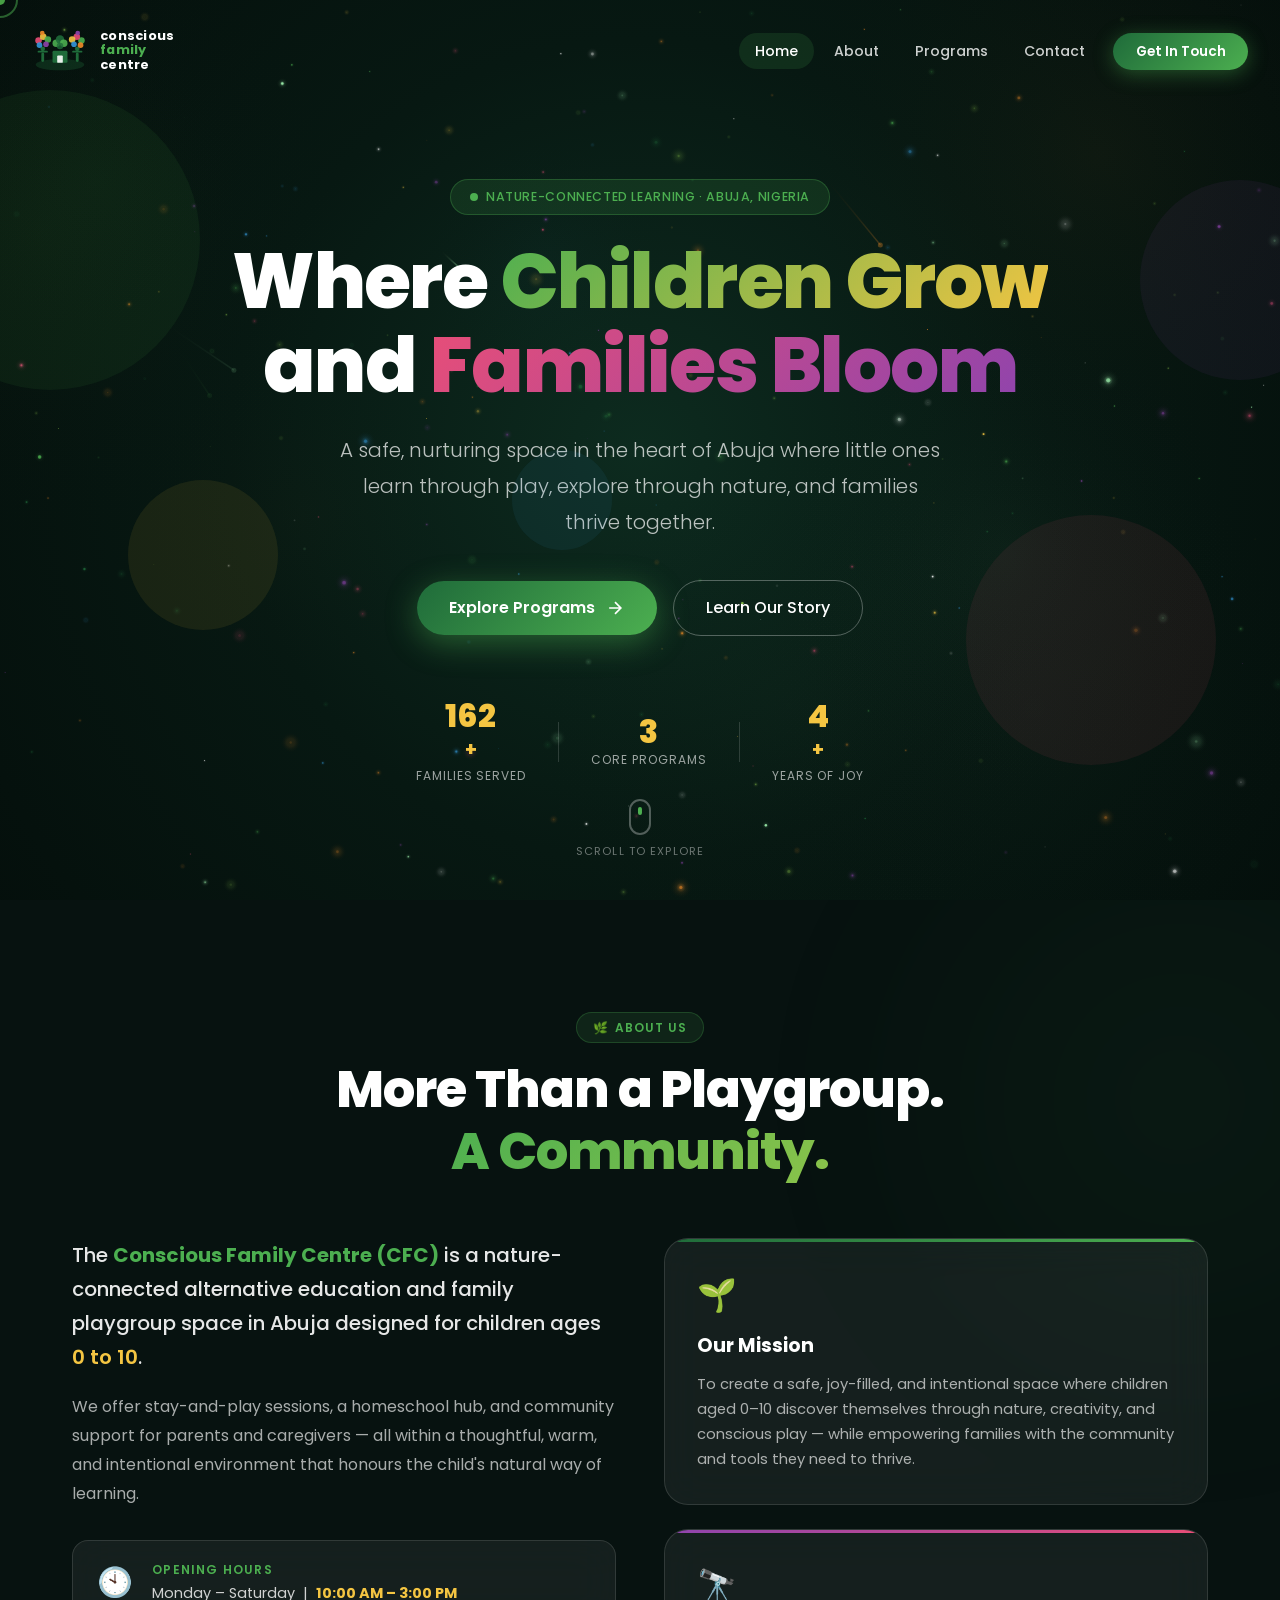
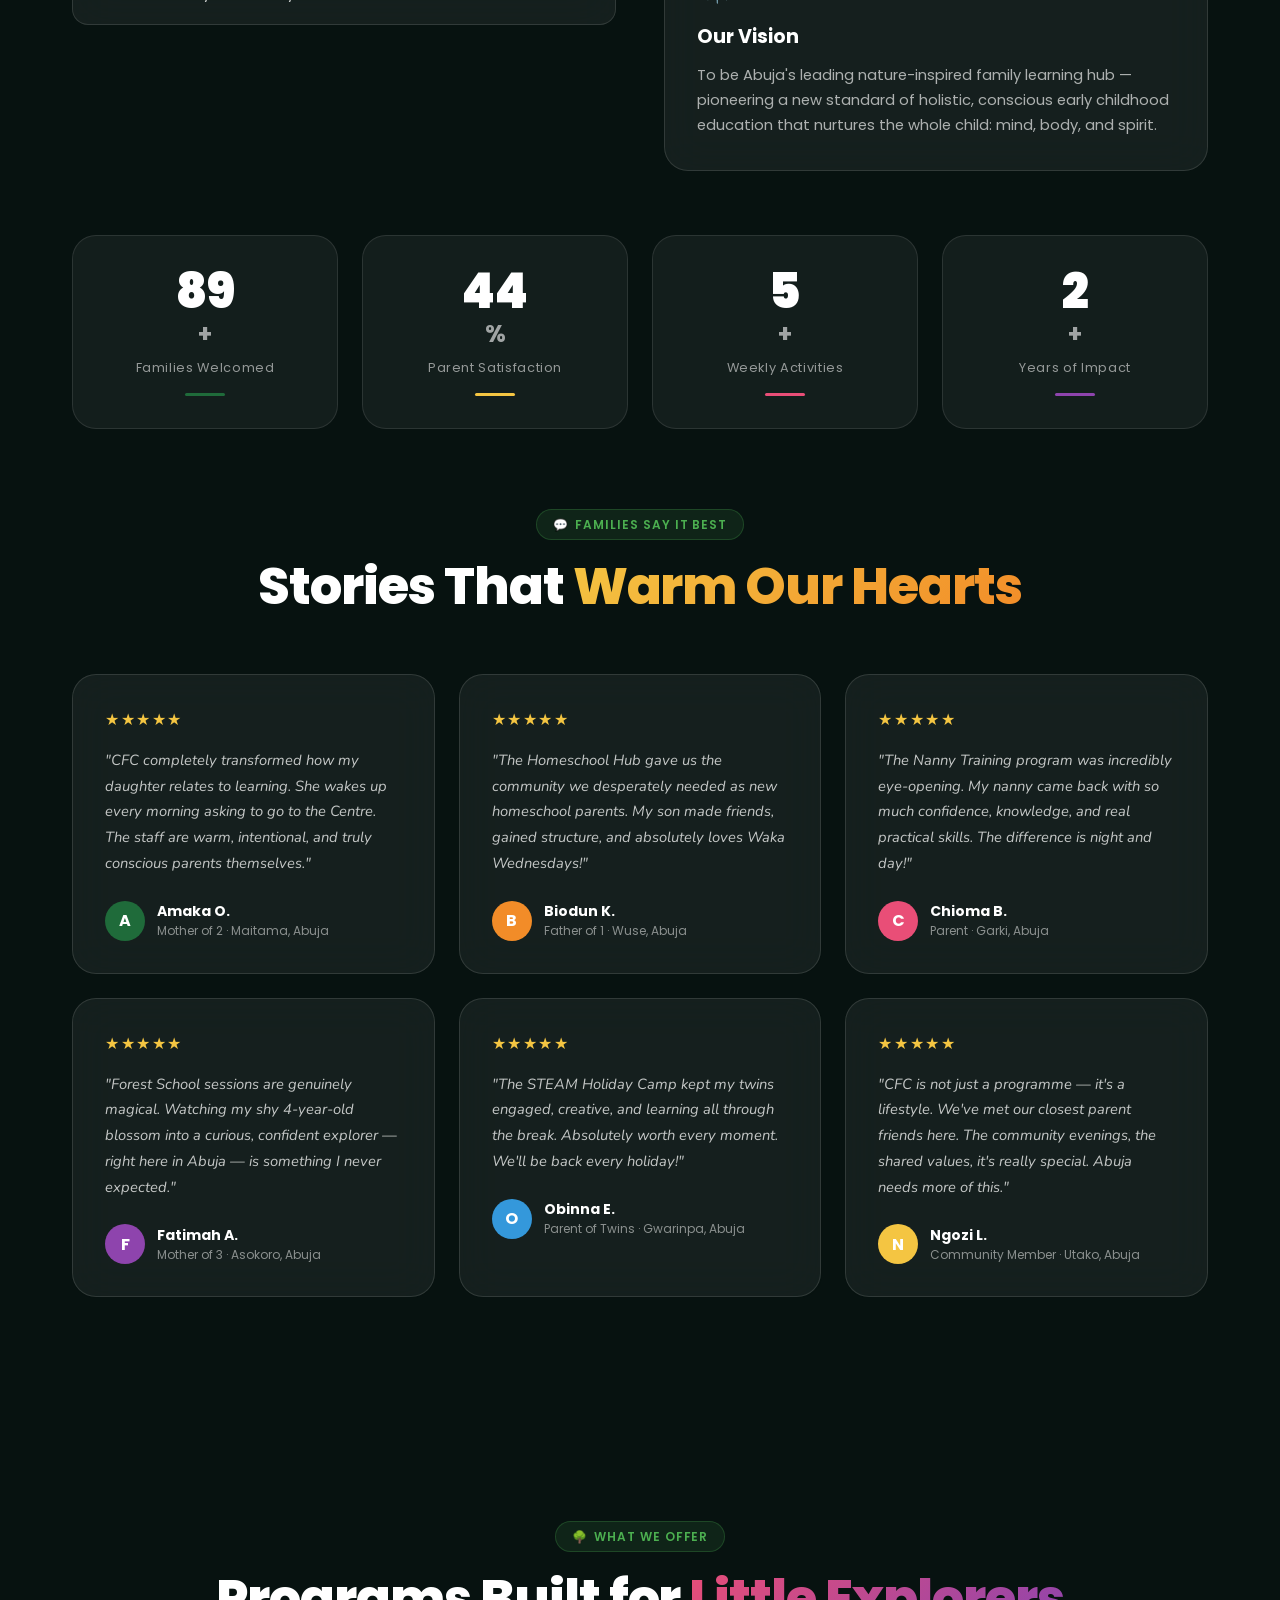
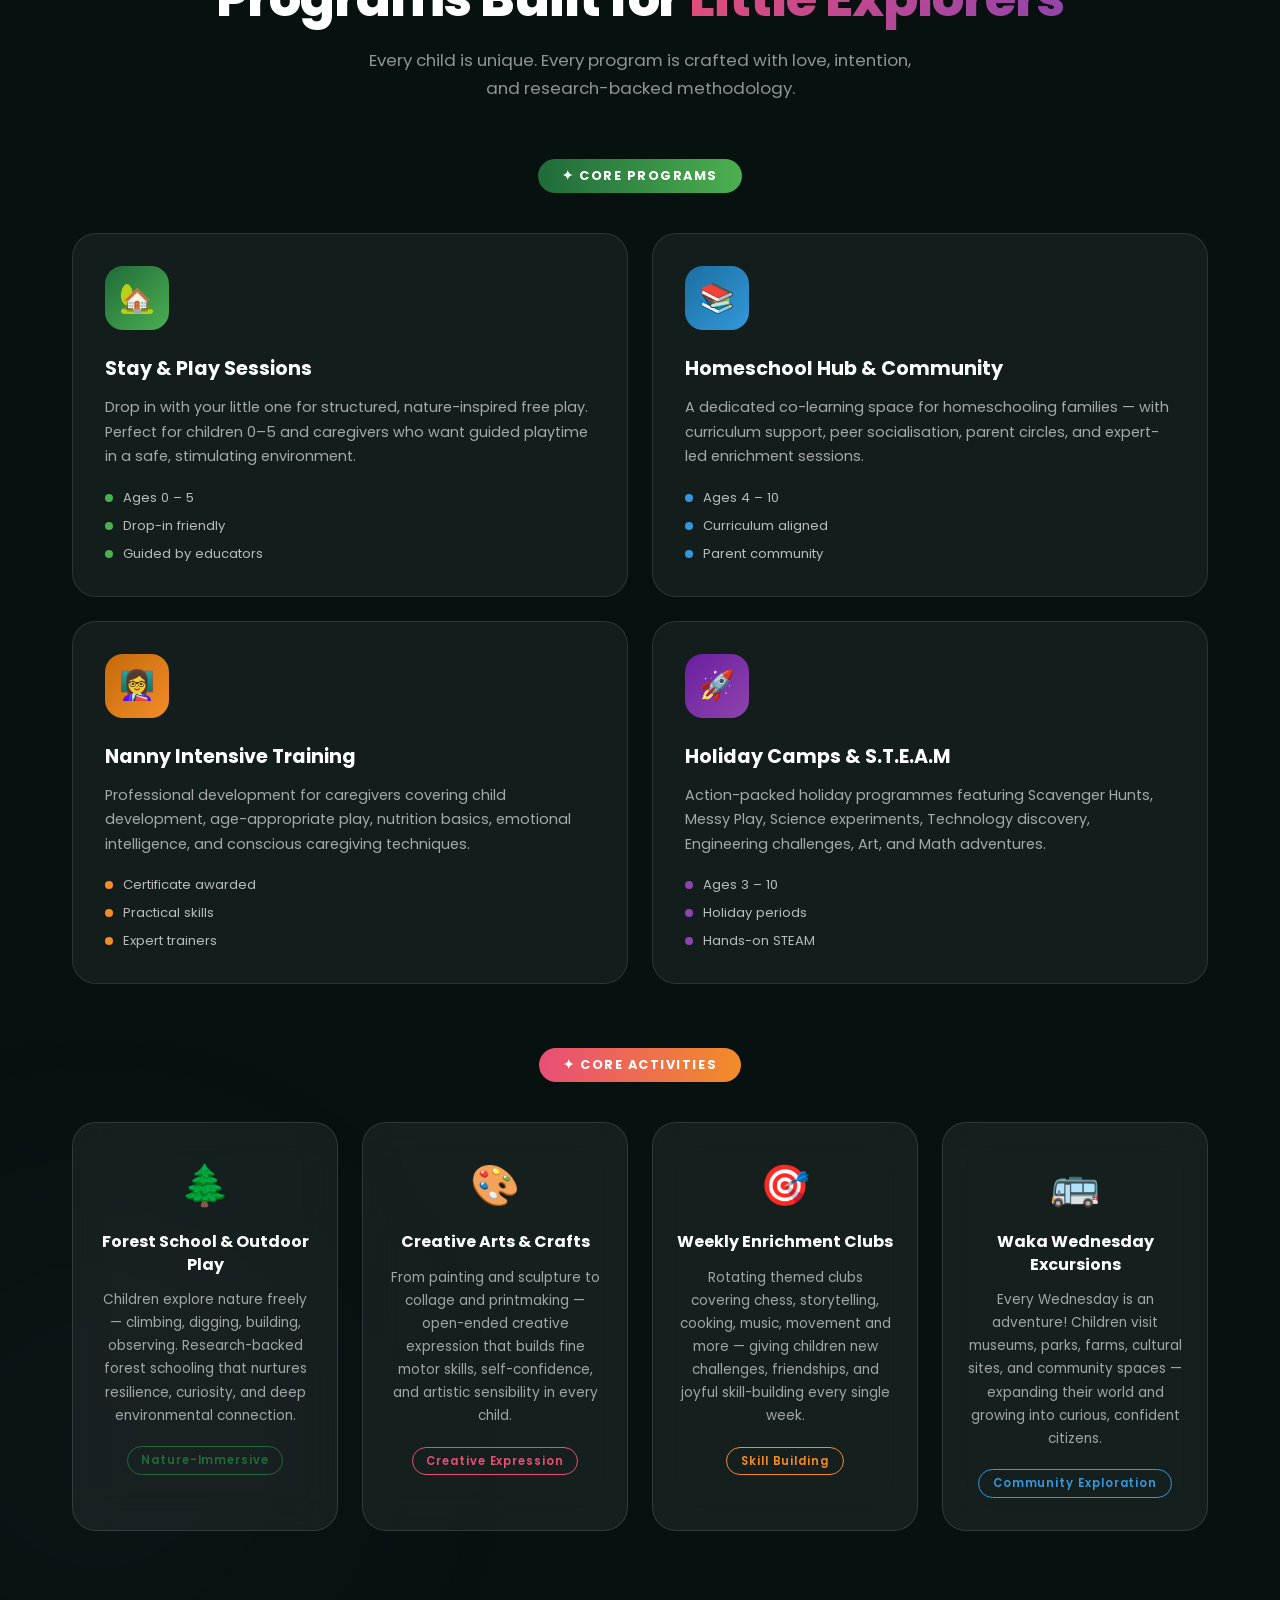
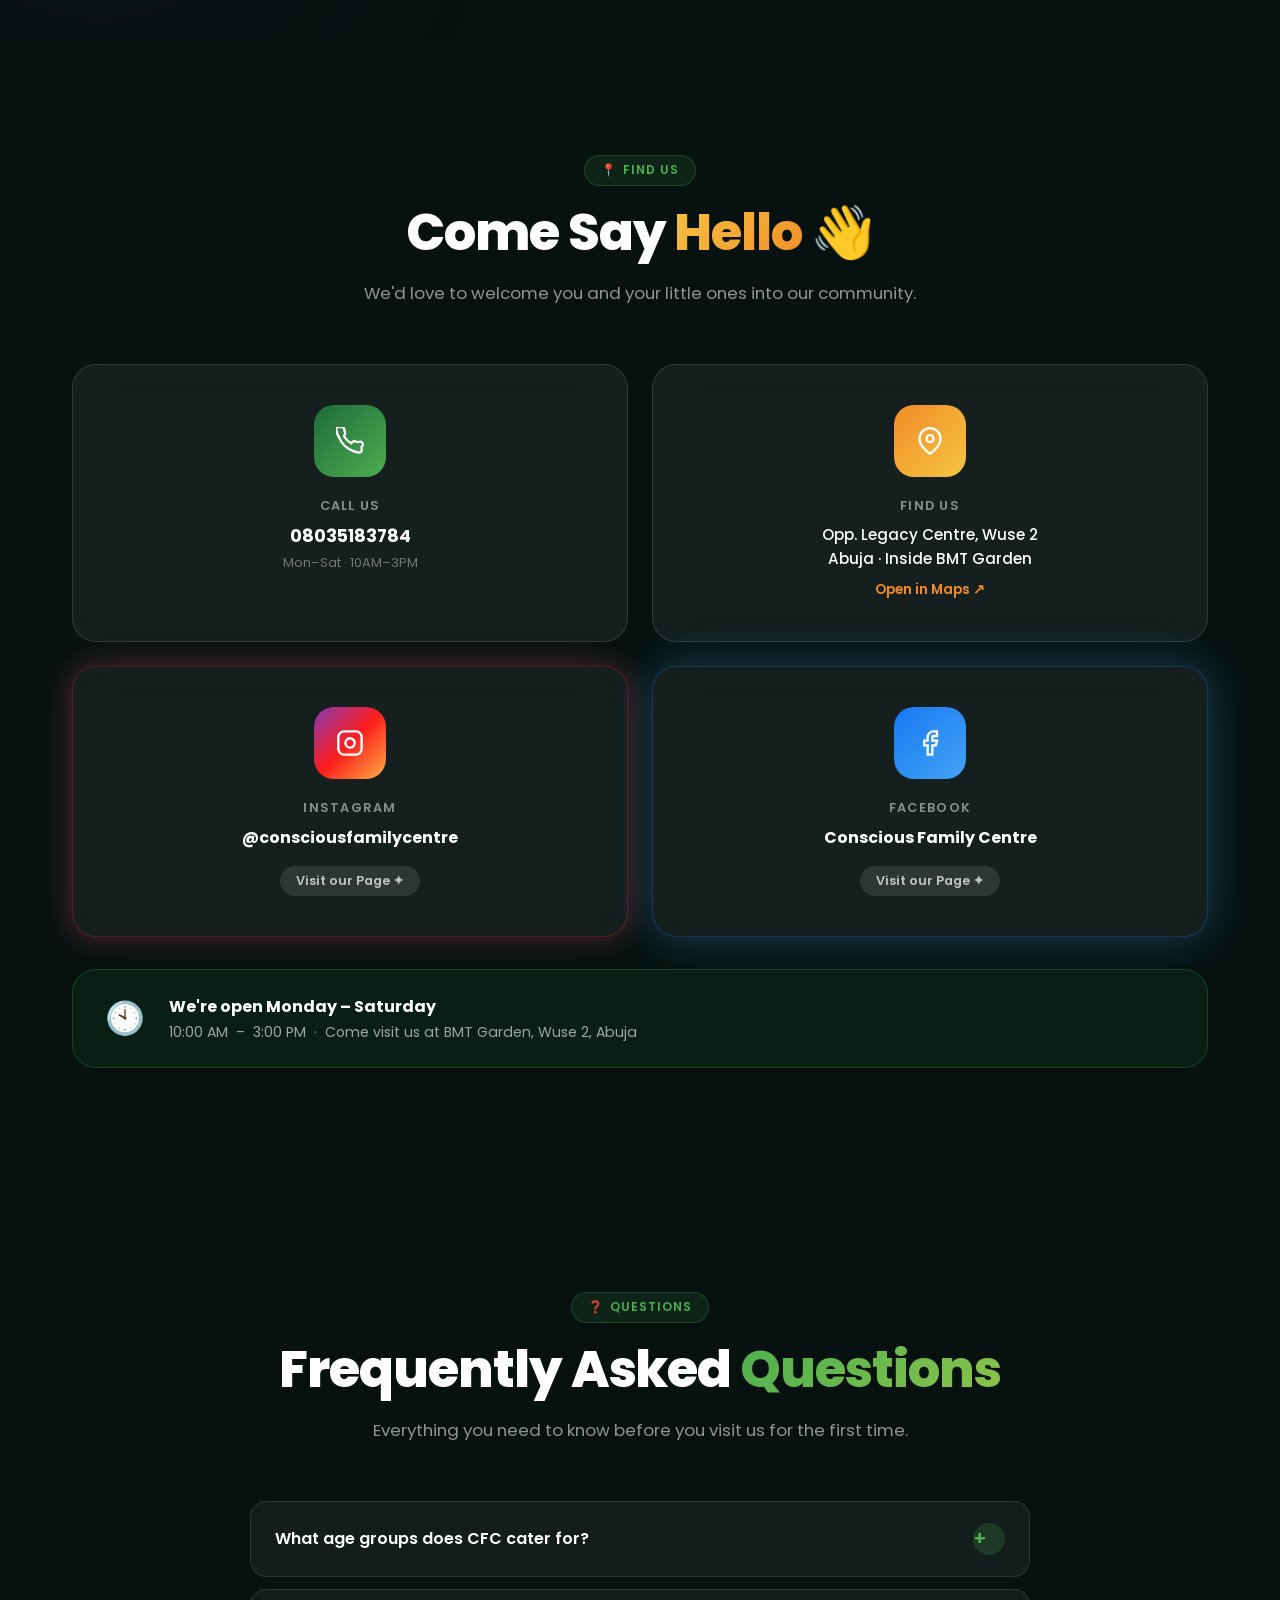
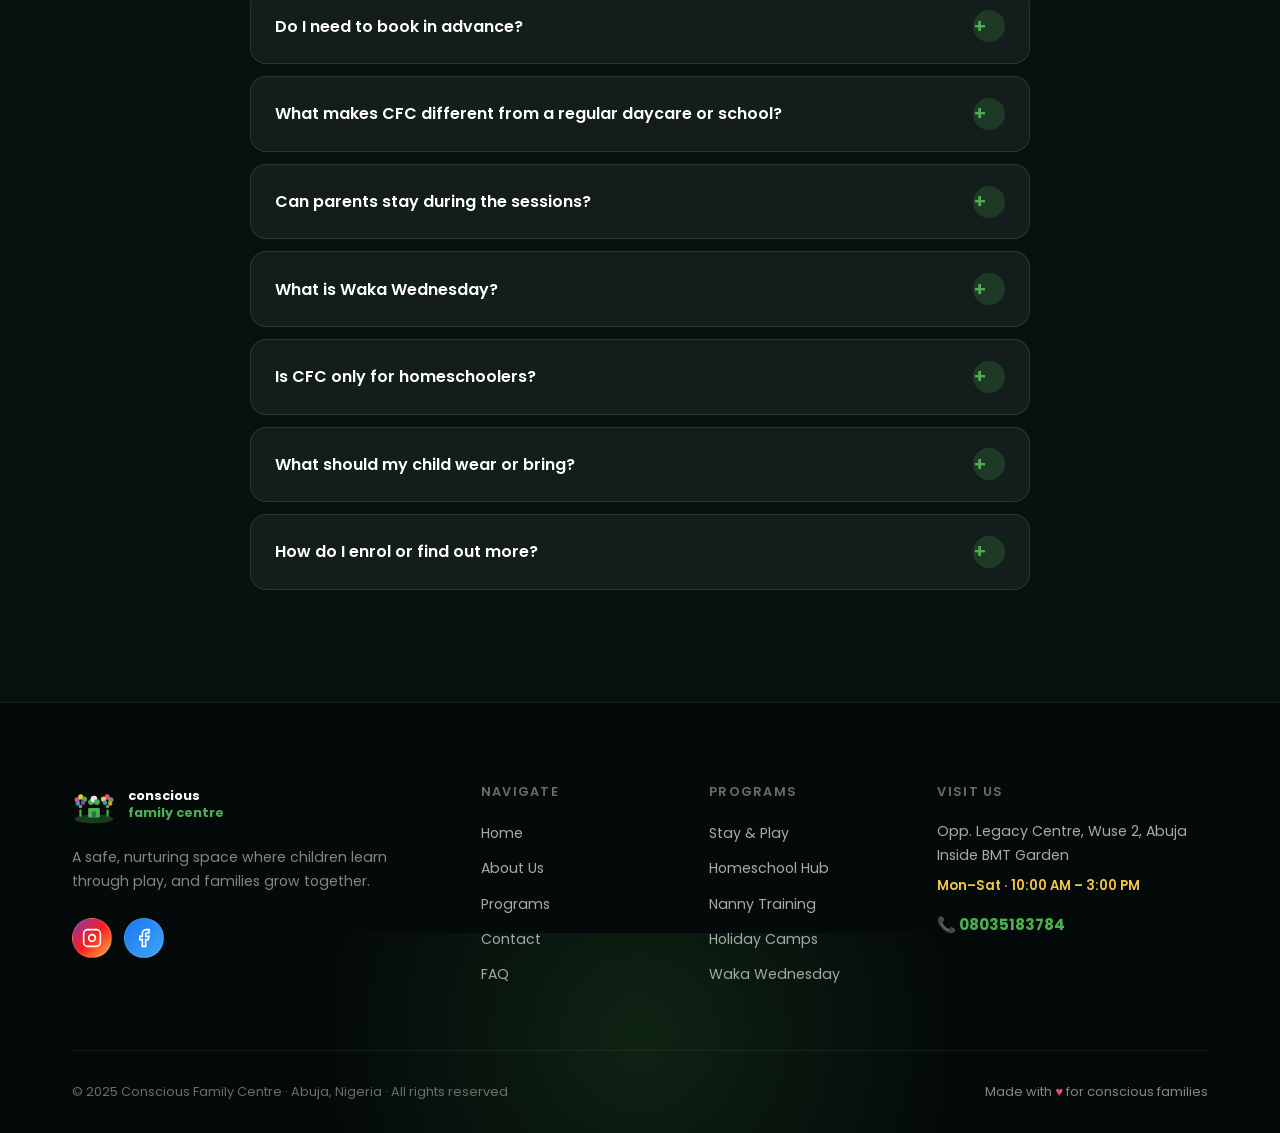
<file: index.html>
<!DOCTYPE html>
<html lang="en">
<head>
  <meta charset="UTF-8" />
  <meta name="viewport" content="width=device-width, initial-scale=1.0"/>
  <title>Conscious Family Centre | Where Children Learn Through Play</title>
  <link rel="preconnect" href="https://fonts.googleapis.com">
  <link href="https://fonts.googleapis.com/css2?family=Poppins:wght@300;400;500;600;700;800;900&family=Nunito:wght@400;600;700;800&display=swap" rel="stylesheet">
  <link rel="stylesheet" href="style.css">
</head>
<body>

<!-- CURSOR -->
<div class="cursor" id="cursor"></div>
<div class="cursor-follower" id="cursorFollower"></div>

<!-- CANVAS BACKGROUND -->
<canvas id="starCanvas"></canvas>

<!-- ========== NAVBAR ========== -->
<nav class="navbar" id="navbar">
  <div class="nav-container">
    <a href="#home" class="nav-logo">
      <div class="logo-svg-wrap">
        <!-- SVG Logo recreation of CFC logo -->
        <svg width="56" height="56" viewBox="0 0 120 120" fill="none" xmlns="http://www.w3.org/2000/svg">
          <!-- Ground hill -->
          <ellipse cx="60" cy="98" rx="52" ry="12" fill="#1F6B3A" opacity="0.3"/>
          <!-- House body -->
          <rect x="44" y="68" width="32" height="26" rx="3" fill="#1F6B3A"/>
          <!-- Door -->
          <rect x="54" y="78" width="12" height="16" rx="2" fill="#fff" opacity="0.9"/>
          <!-- Left tree trunk -->
          <rect x="20" y="72" width="6" height="20" rx="3" fill="#1F6B3A"/>
          <!-- Right tree trunk -->
          <rect x="94" y="72" width="6" height="20" rx="3" fill="#1F6B3A"/>
          <!-- Left person arms up -->
          <circle cx="23" cy="64" r="5" fill="#1F6B3A"/>
          <line x1="14" y1="70" x2="32" y2="70" stroke="#1F6B3A" stroke-width="4" stroke-linecap="round"/>
          <!-- Right person arms up -->
          <circle cx="97" cy="64" r="5" fill="#1F6B3A"/>
          <line x1="88" y1="70" x2="106" y2="70" stroke="#1F6B3A" stroke-width="4" stroke-linecap="round"/>
          <!-- Colorful leaves - left tree -->
          <circle cx="14" cy="46" r="7" fill="#E94E77" opacity="0.9"/>
          <circle cx="24" cy="38" r="7" fill="#F4C542" opacity="0.9"/>
          <circle cx="34" cy="44" r="7" fill="#4CAF50" opacity="0.9"/>
          <circle cx="16" cy="56" r="6" fill="#3498DB" opacity="0.9"/>
          <circle cx="30" cy="54" r="6" fill="#8E44AD" opacity="0.9"/>
          <circle cx="22" cy="30" r="5" fill="#F28C28" opacity="0.9"/>
          <!-- Colorful leaves - right tree -->
          <circle cx="106" cy="46" r="7" fill="#4CAF50" opacity="0.9"/>
          <circle cx="96" cy="38" r="7" fill="#E94E77" opacity="0.9"/>
          <circle cx="86" cy="44" r="7" fill="#F4C542" opacity="0.9"/>
          <circle cx="104" cy="56" r="6" fill="#F28C28" opacity="0.9"/>
          <circle cx="90" cy="54" r="6" fill="#3498DB" opacity="0.9"/>
          <circle cx="98" cy="30" r="5" fill="#8E44AD" opacity="0.9"/>
          <!-- Center crown leaves -->
          <circle cx="52" cy="52" r="8" fill="#4CAF50" opacity="0.9"/>
          <circle cx="60" cy="44" r="9" fill="#1F6B3A" opacity="0.9"/>
          <circle cx="68" cy="52" r="8" fill="#4CAF50" opacity="0.9"/>
          <circle cx="60" cy="58" r="7" fill="#1F6B3A" opacity="0.8"/>
        </svg>
      </div>
      <div class="logo-text">
        <span class="logo-line1">conscious</span>
        <span class="logo-line2">family</span>
        <span class="logo-line3">centre</span>
      </div>
    </a>

    <button class="hamburger" id="hamburger" aria-label="Toggle menu">
      <span></span><span></span><span></span>
    </button>

    <ul class="nav-links" id="navLinks">
      <li><a href="#home" class="nav-link active">Home</a></li>
      <li><a href="#about" class="nav-link">About</a></li>
      <li><a href="#programs" class="nav-link">Programs</a></li>
      <li><a href="#contact" class="nav-link">Contact</a></li>
      <li><a href="#contact" class="nav-cta">Get In Touch</a></li>
    </ul>
  </div>
</nav>

<!-- ========== SECTION 1: HOME / HERO ========== -->
<section id="home" class="hero-section">
  <div class="hero-particles" id="heroParticles"></div>
  <div class="hero-content">
    <div class="hero-badge reveal-up">
      <span class="badge-dot"></span>
      Nature-Connected Learning · Abuja, Nigeria
    </div>
    <h1 class="hero-title reveal-up delay-1">
      Where <span class="gradient-text">Children Grow</span><br>
      and <span class="gradient-text-2">Families Bloom</span>
    </h1>
    <p class="hero-subtitle reveal-up delay-2">
      A safe, nurturing space in the heart of Abuja where little ones<br class="desktop-br">
      learn through play, explore through nature, and families thrive together.
    </p>
    <div class="hero-actions reveal-up delay-3">
      <a href="#programs" class="btn-primary">
        <span>Explore Programs</span>
        <svg width="20" height="20" viewBox="0 0 24 24" fill="none" stroke="currentColor" stroke-width="2"><path d="M5 12h14M12 5l7 7-7 7"/></svg>
      </a>
      <a href="#about" class="btn-ghost">Learn Our Story</a>
    </div>
    <div class="hero-stats reveal-up delay-4">
      <div class="stat-item">
        <span class="stat-num" data-target="200">0</span><span class="stat-plus">+</span>
        <span class="stat-label">Families Served</span>
      </div>
      <div class="stat-divider"></div>
      <div class="stat-item">
        <span class="stat-num" data-target="4">0</span>
        <span class="stat-label">Core Programs</span>
      </div>
      <div class="stat-divider"></div>
      <div class="stat-item">
        <span class="stat-num" data-target="5">0</span><span class="stat-plus">+</span>
        <span class="stat-label">Years of Joy</span>
      </div>
    </div>
  </div>
  <div class="hero-scroll-hint">
    <div class="scroll-mouse">
      <div class="scroll-wheel"></div>
    </div>
    <span>Scroll to explore</span>
  </div>

  <!-- Floating 3D shapes -->
  <div class="floating-shape shape-1"></div>
  <div class="floating-shape shape-2"></div>
  <div class="floating-shape shape-3"></div>
  <div class="floating-shape shape-4"></div>
  <div class="floating-shape shape-5"></div>
</section>

<!-- ========== SECTION 2: ABOUT ========== -->
<section id="about" class="about-section">
  <div class="section-bg-deco about-deco"></div>
  <div class="container">

    <div class="section-header reveal-up">
      <div class="section-tag">
        <span class="tag-leaf">🌿</span> About Us
      </div>
      <h2 class="section-title">More Than a Playgroup.<br><span class="highlight-green">A Community.</span></h2>
    </div>

    <div class="about-grid">
      <div class="about-text-block reveal-left">
        <p class="about-lead">
          The <strong>Conscious Family Centre (CFC)</strong> is a nature-connected alternative education and family playgroup space in Abuja designed for children ages <em>0 to 10</em>.
        </p>
        <p class="about-body">
          We offer stay-and-play sessions, a homeschool hub, and community support for parents and caregivers — all within a thoughtful, warm, and intentional environment that honours the child's natural way of learning.
        </p>
        <div class="about-hours glass-card">
          <div class="hours-icon">🕙</div>
          <div>
            <p class="hours-title">Opening Hours</p>
            <p class="hours-time">Monday – Saturday &nbsp;|&nbsp; <strong>10:00 AM – 3:00 PM</strong></p>
          </div>
        </div>
      </div>

      <!-- Mission & Vision -->
      <div class="mv-stack reveal-right">
        <div class="mv-card glass-card tilt-card" data-color="#1F6B3A">
          <div class="mv-icon">🌱</div>
          <h3>Our Mission</h3>
          <p>To create a safe, joy-filled, and intentional space where children aged 0–10 discover themselves through nature, creativity, and conscious play — while empowering families with the community and tools they need to thrive.</p>
        </div>
        <div class="mv-card glass-card tilt-card" data-color="#8E44AD">
          <div class="mv-icon">🔭</div>
          <h3>Our Vision</h3>
          <p>To be Abuja's leading nature-inspired family learning hub — pioneering a new standard of holistic, conscious early childhood education that nurtures the whole child: mind, body, and spirit.</p>
        </div>
      </div>
    </div>

    <!-- Numbers -->
    <div class="numbers-row reveal-up">
      <div class="number-card tilt-card">
        <span class="n-num" data-target="200">0</span><span class="n-plus">+</span>
        <span class="n-label">Families Welcomed</span>
        <div class="n-bar" style="background:#1F6B3A"></div>
      </div>
      <div class="number-card tilt-card">
        <span class="n-num" data-target="98">0</span><span class="n-plus">%</span>
        <span class="n-label">Parent Satisfaction</span>
        <div class="n-bar" style="background:#F4C542"></div>
      </div>
      <div class="number-card tilt-card">
        <span class="n-num" data-target="12">0</span><span class="n-plus">+</span>
        <span class="n-label">Weekly Activities</span>
        <div class="n-bar" style="background:#E94E77"></div>
      </div>
      <div class="number-card tilt-card">
        <span class="n-num" data-target="5">0</span><span class="n-plus">+</span>
        <span class="n-label">Years of Impact</span>
        <div class="n-bar" style="background:#8E44AD"></div>
      </div>
    </div>

    <!-- Testimonials -->
    <div class="section-header reveal-up" style="margin-top:5rem">
      <div class="section-tag">
        <span class="tag-leaf">💬</span> Families Say It Best
      </div>
      <h2 class="section-title">Stories That <span class="highlight-yellow">Warm Our Hearts</span></h2>
    </div>

    <div class="testimonials-grid">
      <div class="testi-card glass-card tilt-card reveal-up delay-1">
        <div class="testi-stars">★★★★★</div>
        <p class="testi-text">"CFC completely transformed how my daughter relates to learning. She wakes up every morning asking to go to the Centre. The staff are warm, intentional, and truly conscious parents themselves."</p>
        <div class="testi-author">
          <div class="testi-avatar" style="background:#1F6B3A">A</div>
          <div>
            <strong>Amaka O.</strong>
            <span>Mother of 2 · Maitama, Abuja</span>
          </div>
        </div>
      </div>
      <div class="testi-card glass-card tilt-card reveal-up delay-2">
        <div class="testi-stars">★★★★★</div>
        <p class="testi-text">"The Homeschool Hub gave us the community we desperately needed as new homeschool parents. My son made friends, gained structure, and absolutely loves Waka Wednesdays!"</p>
        <div class="testi-author">
          <div class="testi-avatar" style="background:#F28C28">B</div>
          <div>
            <strong>Biodun K.</strong>
            <span>Father of 1 · Wuse, Abuja</span>
          </div>
        </div>
      </div>
      <div class="testi-card glass-card tilt-card reveal-up delay-3">
        <div class="testi-stars">★★★★★</div>
        <p class="testi-text">"The Nanny Training program was incredibly eye-opening. My nanny came back with so much confidence, knowledge, and real practical skills. The difference is night and day!"</p>
        <div class="testi-author">
          <div class="testi-avatar" style="background:#E94E77">C</div>
          <div>
            <strong>Chioma B.</strong>
            <span>Parent · Garki, Abuja</span>
          </div>
        </div>
      </div>
      <div class="testi-card glass-card tilt-card reveal-up delay-1">
        <div class="testi-stars">★★★★★</div>
        <p class="testi-text">"Forest School sessions are genuinely magical. Watching my shy 4-year-old blossom into a curious, confident explorer — right here in Abuja — is something I never expected."</p>
        <div class="testi-author">
          <div class="testi-avatar" style="background:#8E44AD">F</div>
          <div>
            <strong>Fatimah A.</strong>
            <span>Mother of 3 · Asokoro, Abuja</span>
          </div>
        </div>
      </div>
      <div class="testi-card glass-card tilt-card reveal-up delay-2">
        <div class="testi-stars">★★★★★</div>
        <p class="testi-text">"The STEAM Holiday Camp kept my twins engaged, creative, and learning all through the break. Absolutely worth every moment. We'll be back every holiday!"</p>
        <div class="testi-author">
          <div class="testi-avatar" style="background:#3498DB">O</div>
          <div>
            <strong>Obinna E.</strong>
            <span>Parent of Twins · Gwarinpa, Abuja</span>
          </div>
        </div>
      </div>
      <div class="testi-card glass-card tilt-card reveal-up delay-3">
        <div class="testi-stars">★★★★★</div>
        <p class="testi-text">"CFC is not just a programme — it's a lifestyle. We've met our closest parent friends here. The community evenings, the shared values, it's really special. Abuja needs more of this."</p>
        <div class="testi-author">
          <div class="testi-avatar" style="background:#F4C542">N</div>
          <div>
            <strong>Ngozi L.</strong>
            <span>Community Member · Utako, Abuja</span>
          </div>
        </div>
      </div>
    </div>

  </div>
</section>

<!-- ========== SECTION 3: PROGRAMS ========== -->
<section id="programs" class="programs-section">
  <div class="section-bg-deco programs-deco"></div>
  <div class="container">
    <div class="section-header reveal-up">
      <div class="section-tag">
        <span class="tag-leaf">🌳</span> What We Offer
      </div>
      <h2 class="section-title">Programs Built for <span class="highlight-pink">Little Explorers</span></h2>
      <p class="section-subtitle">Every child is unique. Every program is crafted with love, intention, and research-backed methodology.</p>
    </div>

    <!-- Core Programs -->
    <div class="programs-label reveal-up">
      <span class="programs-label-text">✦ Core Programs</span>
    </div>

    <div class="programs-grid">
      <div class="program-card tilt-card reveal-up delay-1" data-accent="#1F6B3A">
        <div class="program-icon-wrap" style="background:linear-gradient(135deg,#1F6B3A,#4CAF50)">
          <span class="program-icon">🏡</span>
        </div>
        <div class="program-content">
          <h3>Stay &amp; Play Sessions</h3>
          <p>Drop in with your little one for structured, nature-inspired free play. Perfect for children 0–5 and caregivers who want guided playtime in a safe, stimulating environment.</p>
          <ul class="program-features">
            <li><span class="feat-dot" style="background:#4CAF50"></span>Ages 0 – 5</li>
            <li><span class="feat-dot" style="background:#4CAF50"></span>Drop-in friendly</li>
            <li><span class="feat-dot" style="background:#4CAF50"></span>Guided by educators</li>
          </ul>
        </div>
        <div class="program-glow" style="background:#1F6B3A"></div>
      </div>

      <div class="program-card tilt-card reveal-up delay-2" data-accent="#3498DB">
        <div class="program-icon-wrap" style="background:linear-gradient(135deg,#1a6fa0,#3498DB)">
          <span class="program-icon">📚</span>
        </div>
        <div class="program-content">
          <h3>Homeschool Hub &amp; Community</h3>
          <p>A dedicated co-learning space for homeschooling families — with curriculum support, peer socialisation, parent circles, and expert-led enrichment sessions.</p>
          <ul class="program-features">
            <li><span class="feat-dot" style="background:#3498DB"></span>Ages 4 – 10</li>
            <li><span class="feat-dot" style="background:#3498DB"></span>Curriculum aligned</li>
            <li><span class="feat-dot" style="background:#3498DB"></span>Parent community</li>
          </ul>
        </div>
        <div class="program-glow" style="background:#3498DB"></div>
      </div>

      <div class="program-card tilt-card reveal-up delay-3" data-accent="#F28C28">
        <div class="program-icon-wrap" style="background:linear-gradient(135deg,#c56a0a,#F28C28)">
          <span class="program-icon">👩‍🏫</span>
        </div>
        <div class="program-content">
          <h3>Nanny Intensive Training</h3>
          <p>Professional development for caregivers covering child development, age-appropriate play, nutrition basics, emotional intelligence, and conscious caregiving techniques.</p>
          <ul class="program-features">
            <li><span class="feat-dot" style="background:#F28C28"></span>Certificate awarded</li>
            <li><span class="feat-dot" style="background:#F28C28"></span>Practical skills</li>
            <li><span class="feat-dot" style="background:#F28C28"></span>Expert trainers</li>
          </ul>
        </div>
        <div class="program-glow" style="background:#F28C28"></div>
      </div>

      <div class="program-card tilt-card reveal-up delay-1" data-accent="#8E44AD">
        <div class="program-icon-wrap" style="background:linear-gradient(135deg,#6a1fa0,#8E44AD)">
          <span class="program-icon">🚀</span>
        </div>
        <div class="program-content">
          <h3>Holiday Camps &amp; S.T.E.A.M</h3>
          <p>Action-packed holiday programmes featuring Scavenger Hunts, Messy Play, Science experiments, Technology discovery, Engineering challenges, Art, and Math adventures.</p>
          <ul class="program-features">
            <li><span class="feat-dot" style="background:#8E44AD"></span>Ages 3 – 10</li>
            <li><span class="feat-dot" style="background:#8E44AD"></span>Holiday periods</li>
            <li><span class="feat-dot" style="background:#8E44AD"></span>Hands-on STEAM</li>
          </ul>
        </div>
        <div class="program-glow" style="background:#8E44AD"></div>
      </div>
    </div>

    <!-- Core Activities -->
    <div class="programs-label reveal-up" style="margin-top:4rem">
      <span class="programs-label-text" style="background:linear-gradient(90deg,#E94E77,#F28C28)">✦ Core Activities</span>
    </div>

    <div class="activities-grid">
      <div class="activity-card glass-card tilt-card reveal-up delay-1">
        <div class="activity-emoji">🌲</div>
        <h3>Forest School &amp; Outdoor Play</h3>
        <p>Children explore nature freely — climbing, digging, building, observing. Research-backed forest schooling that nurtures resilience, curiosity, and deep environmental connection.</p>
        <div class="activity-tag" style="color:#1F6B3A;border-color:#1F6B3A">Nature-Immersive</div>
      </div>
      <div class="activity-card glass-card tilt-card reveal-up delay-2">
        <div class="activity-emoji">🎨</div>
        <h3>Creative Arts &amp; Crafts</h3>
        <p>From painting and sculpture to collage and printmaking — open-ended creative expression that builds fine motor skills, self-confidence, and artistic sensibility in every child.</p>
        <div class="activity-tag" style="color:#E94E77;border-color:#E94E77">Creative Expression</div>
      </div>
      <div class="activity-card glass-card tilt-card reveal-up delay-3">
        <div class="activity-emoji">🎯</div>
        <h3>Weekly Enrichment Clubs</h3>
        <p>Rotating themed clubs covering chess, storytelling, cooking, music, movement and more — giving children new challenges, friendships, and joyful skill-building every single week.</p>
        <div class="activity-tag" style="color:#F28C28;border-color:#F28C28">Skill Building</div>
      </div>
      <div class="activity-card glass-card tilt-card reveal-up delay-1">
        <div class="activity-emoji">🚌</div>
        <h3>Waka Wednesday Excursions</h3>
        <p>Every Wednesday is an adventure! Children visit museums, parks, farms, cultural sites, and community spaces — expanding their world and growing into curious, confident citizens.</p>
        <div class="activity-tag" style="color:#3498DB;border-color:#3498DB">Community Exploration</div>
      </div>
    </div>

  </div>
</section>

<!-- ========== SECTION 4: CONTACT ========== -->
<section id="contact" class="contact-section">
  <div class="container">
    <div class="section-header reveal-up">
      <div class="section-tag">
        <span class="tag-leaf">📍</span> Find Us
      </div>
      <h2 class="section-title">Come Say <span class="highlight-yellow">Hello</span> 👋</h2>
      <p class="section-subtitle">We'd love to welcome you and your little ones into our community.</p>
    </div>

    <div class="contact-grid">
      <!-- Phone -->
      <div class="contact-card glass-card tilt-card reveal-up delay-1">
        <div class="contact-icon-wrap" style="background:linear-gradient(135deg,#1F6B3A,#4CAF50)">
          <svg width="28" height="28" viewBox="0 0 24 24" fill="none" stroke="white" stroke-width="2"><path d="M22 16.92v3a2 2 0 01-2.18 2 19.79 19.79 0 01-8.63-3.07A19.5 19.5 0 013.07 9.77 19.79 19.79 0 01.02 1.18 2 2 0 012 0h3a2 2 0 012 1.72c.127.96.361 1.903.7 2.81a2 2 0 01-.45 2.11L6.91 7.91a16 16 0 006.09 6.09l1.27-1.27a2 2 0 012.11-.45c.907.339 1.85.573 2.81.7A2 2 0 0122 16.92z"/></svg>
        </div>
        <h3>Call Us</h3>
        <a href="tel:08035183784" class="contact-value">08035183784</a>
        <p class="contact-note">Mon–Sat · 10AM–3PM</p>
      </div>

      <!-- Location -->
      <div class="contact-card glass-card tilt-card reveal-up delay-2">
        <div class="contact-icon-wrap" style="background:linear-gradient(135deg,#F28C28,#F4C542)">
          <svg width="28" height="28" viewBox="0 0 24 24" fill="none" stroke="white" stroke-width="2"><path d="M21 10c0 7-9 13-9 13s-9-6-9-13a9 9 0 1118 0z"/><circle cx="12" cy="10" r="3"/></svg>
        </div>
        <h3>Find Us</h3>
        <p class="contact-value small">Opp. Legacy Centre, Wuse 2<br>Abuja · Inside BMT Garden</p>
        <a href="https://maps.google.com/?q=Wuse+2+Abuja" target="_blank" class="contact-link">Open in Maps ↗</a>
      </div>

      <!-- Instagram -->
      <div class="contact-card glass-card tilt-card reveal-up delay-3 social-glow-card" data-glow="#E94E77">
        <a href="https://www.instagram.com/consciousfamilycentre/" target="_blank" class="social-link-full">
          <div class="contact-icon-wrap social-glow instagram-glow">
            <svg width="28" height="28" viewBox="0 0 24 24" fill="none" stroke="white" stroke-width="2"><rect x="2" y="2" width="20" height="20" rx="5" ry="5"/><path d="M16 11.37A4 4 0 1112.63 8 4 4 0 0116 11.37z"/><line x1="17.5" y1="6.5" x2="17.51" y2="6.5"/></svg>
          </div>
          <h3>Instagram</h3>
          <span class="contact-value social-handle">@consciousfamilycentre</span>
          <span class="social-cta">Visit our Page ✦</span>
        </a>
      </div>

      <!-- Facebook -->
      <div class="contact-card glass-card tilt-card reveal-up delay-1 social-glow-card" data-glow="#3498DB">
        <a href="https://www.facebook.com/reel/1488788116158630/?app=fbl" target="_blank" class="social-link-full">
          <div class="contact-icon-wrap social-glow facebook-glow">
            <svg width="28" height="28" viewBox="0 0 24 24" fill="none" stroke="white" stroke-width="2"><path d="M18 2h-3a5 5 0 00-5 5v3H7v4h3v8h4v-8h3l1-4h-4V7a1 1 0 011-1h3z"/></svg>
          </div>
          <h3>Facebook</h3>
          <span class="contact-value social-handle">Conscious Family Centre</span>
          <span class="social-cta">Visit our Page ✦</span>
        </a>
      </div>
    </div>

    <!-- Hours bar -->
    <div class="hours-banner reveal-up glass-card">
      <div class="hours-banner-icon">🕙</div>
      <div class="hours-banner-text">
        <strong>We're open Monday – Saturday</strong>
        <span>10:00 AM &nbsp;–&nbsp; 3:00 PM &nbsp;·&nbsp; Come visit us at BMT Garden, Wuse 2, Abuja</span>
      </div>
    </div>
  </div>
</section>

<!-- ========== SECTION 5: FAQ ========== -->
<section id="faq" class="faq-section">
  <div class="container">
    <div class="section-header reveal-up">
      <div class="section-tag">
        <span class="tag-leaf">❓</span> Questions
      </div>
      <h2 class="section-title">Frequently Asked <span class="highlight-green">Questions</span></h2>
      <p class="section-subtitle">Everything you need to know before you visit us for the first time.</p>
    </div>

    <div class="faq-list">
      <div class="faq-item reveal-up delay-1">
        <button class="faq-question" aria-expanded="false">
          <span>What age groups does CFC cater for?</span>
          <div class="faq-icon"><span>+</span></div>
        </button>
        <div class="faq-answer">
          <p>CFC warmly welcomes children aged <strong>0 to 10 years</strong>. Our programmes are carefully designed to match different developmental stages — from babies and toddlers in Stay &amp; Play, to older children in the Homeschool Hub and STEAM camps.</p>
        </div>
      </div>

      <div class="faq-item reveal-up delay-2">
        <button class="faq-question" aria-expanded="false">
          <span>Do I need to book in advance?</span>
          <div class="faq-icon"><span>+</span></div>
        </button>
        <div class="faq-answer">
          <p>For <strong>Stay &amp; Play</strong> sessions, drop-ins are welcome! For Homeschool Hub, Nanny Training, and Holiday Camps, we do recommend contacting us in advance to confirm availability and secure a spot.</p>
        </div>
      </div>

      <div class="faq-item reveal-up delay-3">
        <button class="faq-question" aria-expanded="false">
          <span>What makes CFC different from a regular daycare or school?</span>
          <div class="faq-icon"><span>+</span></div>
        </button>
        <div class="faq-answer">
          <p>CFC is <strong>not a daycare or conventional school</strong>. We are a conscious, nature-connected learning community. Our philosophy is rooted in child-led play, forest schooling, emotional intelligence, creative expression, and community — values that are rarely found in traditional childcare settings in Abuja.</p>
        </div>
      </div>

      <div class="faq-item reveal-up delay-1">
        <button class="faq-question" aria-expanded="false">
          <span>Can parents stay during the sessions?</span>
          <div class="faq-icon"><span>+</span></div>
        </button>
        <div class="faq-answer">
          <p>Absolutely! Many of our sessions are designed as <strong>stay-and-play</strong> experiences where parents and caregivers are encouraged to participate. We believe in whole-family engagement and building a strong parent community.</p>
        </div>
      </div>

      <div class="faq-item reveal-up delay-2">
        <button class="faq-question" aria-expanded="false">
          <span>What is Waka Wednesday?</span>
          <div class="faq-icon"><span>+</span></div>
        </button>
        <div class="faq-answer">
          <p>"Waka" means "to walk/go" in Nigerian Pidgin. <strong>Waka Wednesday</strong> is our beloved weekly excursion day where children venture out into Abuja — visiting museums, parks, farms, cultural spaces, and community places to expand their worldview and build confidence in real-world settings.</p>
        </div>
      </div>

      <div class="faq-item reveal-up delay-3">
        <button class="faq-question" aria-expanded="false">
          <span>Is CFC only for homeschoolers?</span>
          <div class="faq-icon"><span>+</span></div>
        </button>
        <div class="faq-answer">
          <p>Not at all! While we have a dedicated Homeschool Hub, CFC is open to <strong>all families</strong> — whether your children attend conventional school, are homeschooled, or are still too young for school. We are a community space for everyone who values conscious, nature-connected childhood.</p>
        </div>
      </div>

      <div class="faq-item reveal-up delay-1">
        <button class="faq-question" aria-expanded="false">
          <span>What should my child wear or bring?</span>
          <div class="faq-icon"><span>+</span></div>
        </button>
        <div class="faq-answer">
          <p>Comfortable, <strong>play-friendly clothing</strong> is best — we get messy, muddy, and creative! Closed shoes are recommended for outdoor sessions. For Stay &amp; Play, you can bring snacks and a change of clothes. We provide all art and craft materials.</p>
        </div>
      </div>

      <div class="faq-item reveal-up delay-2">
        <button class="faq-question" aria-expanded="false">
          <span>How do I enrol or find out more?</span>
          <div class="faq-icon"><span>+</span></div>
        </button>
        <div class="faq-answer">
          <p>The easiest way is to <strong>call or WhatsApp us on 08035183784</strong>, or send us a DM on Instagram <em>@consciousfamilycentre</em>. You can also simply visit us during opening hours (Mon–Sat, 10AM–3PM) at BMT Garden, Wuse 2, Abuja — we'd love to show you around!</p>
        </div>
      </div>
    </div>
  </div>
</section>

<!-- ========== FOOTER ========== -->
<footer class="footer">
  <div class="footer-glow"></div>
  <div class="container">
    <div class="footer-grid">
      <div class="footer-brand">
        <div class="footer-logo">
          <svg width="44" height="44" viewBox="0 0 120 120" fill="none" xmlns="http://www.w3.org/2000/svg">
            <ellipse cx="60" cy="98" rx="52" ry="12" fill="#4CAF50" opacity="0.3"/>
            <rect x="44" y="68" width="32" height="26" rx="3" fill="#4CAF50"/>
            <rect x="54" y="78" width="12" height="16" rx="2" fill="#1F6B3A" opacity="0.8"/>
            <rect x="20" y="72" width="6" height="20" rx="3" fill="#4CAF50"/>
            <rect x="94" y="72" width="6" height="20" rx="3" fill="#4CAF50"/>
            <circle cx="23" cy="64" r="5" fill="#4CAF50"/>
            <circle cx="97" cy="64" r="5" fill="#4CAF50"/>
            <circle cx="14" cy="46" r="7" fill="#E94E77"/>
            <circle cx="24" cy="38" r="7" fill="#F4C542"/>
            <circle cx="34" cy="44" r="7" fill="#4CAF50"/>
            <circle cx="16" cy="56" r="6" fill="#3498DB"/>
            <circle cx="30" cy="54" r="6" fill="#8E44AD"/>
            <circle cx="106" cy="46" r="7" fill="#4CAF50"/>
            <circle cx="96" cy="38" r="7" fill="#E94E77"/>
            <circle cx="86" cy="44" r="7" fill="#F4C542"/>
            <circle cx="104" cy="56" r="6" fill="#F28C28"/>
            <circle cx="90" cy="54" r="6" fill="#3498DB"/>
            <circle cx="52" cy="52" r="8" fill="#4CAF50"/>
            <circle cx="60" cy="44" r="9" fill="#fff" opacity="0.9"/>
            <circle cx="68" cy="52" r="8" fill="#4CAF50"/>
          </svg>
          <div class="footer-logo-text">
            <span>conscious</span>
            <span>family centre</span>
          </div>
        </div>
        <p class="footer-tagline">A safe, nurturing space where children learn through play, and families grow together.</p>
        <div class="footer-socials">
          <a href="https://www.instagram.com/consciousfamilycentre/" target="_blank" class="footer-social instagram-glow">
            <svg width="20" height="20" viewBox="0 0 24 24" fill="none" stroke="currentColor" stroke-width="2"><rect x="2" y="2" width="20" height="20" rx="5" ry="5"/><path d="M16 11.37A4 4 0 1112.63 8 4 4 0 0116 11.37z"/><line x1="17.5" y1="6.5" x2="17.51" y2="6.5"/></svg>
          </a>
          <a href="https://www.facebook.com/reel/1488788116158630/?app=fbl" target="_blank" class="footer-social facebook-glow">
            <svg width="20" height="20" viewBox="0 0 24 24" fill="none" stroke="currentColor" stroke-width="2"><path d="M18 2h-3a5 5 0 00-5 5v3H7v4h3v8h4v-8h3l1-4h-4V7a1 1 0 011-1h3z"/></svg>
          </a>
        </div>
      </div>

      <div class="footer-col">
        <h4>Navigate</h4>
        <ul>
          <li><a href="#home">Home</a></li>
          <li><a href="#about">About Us</a></li>
          <li><a href="#programs">Programs</a></li>
          <li><a href="#contact">Contact</a></li>
          <li><a href="#faq">FAQ</a></li>
        </ul>
      </div>

      <div class="footer-col">
        <h4>Programs</h4>
        <ul>
          <li><a href="#programs">Stay &amp; Play</a></li>
          <li><a href="#programs">Homeschool Hub</a></li>
          <li><a href="#programs">Nanny Training</a></li>
          <li><a href="#programs">Holiday Camps</a></li>
          <li><a href="#programs">Waka Wednesday</a></li>
        </ul>
      </div>

      <div class="footer-col">
        <h4>Visit Us</h4>
        <p class="footer-address">Opp. Legacy Centre, Wuse 2, Abuja<br>Inside BMT Garden</p>
        <p class="footer-hours">Mon–Sat · 10:00 AM – 3:00 PM</p>
        <a href="tel:08035183784" class="footer-phone">📞 08035183784</a>
      </div>
    </div>

    <div class="footer-bottom">
      <p>© 2025 Conscious Family Centre · Abuja, Nigeria · All rights reserved</p>
      <p class="footer-love">Made with <span class="love-heart">♥</span> for conscious families</p>
    </div>
  </div>
</footer>

<!-- Back to top -->
<button class="back-to-top" id="backToTop" aria-label="Back to top">
  <svg width="20" height="20" viewBox="0 0 24 24" fill="none" stroke="currentColor" stroke-width="2.5"><path d="M18 15l-6-6-6 6"/></svg>
</button>

<script src="script.js"></script>
</body>
</html>
</file>
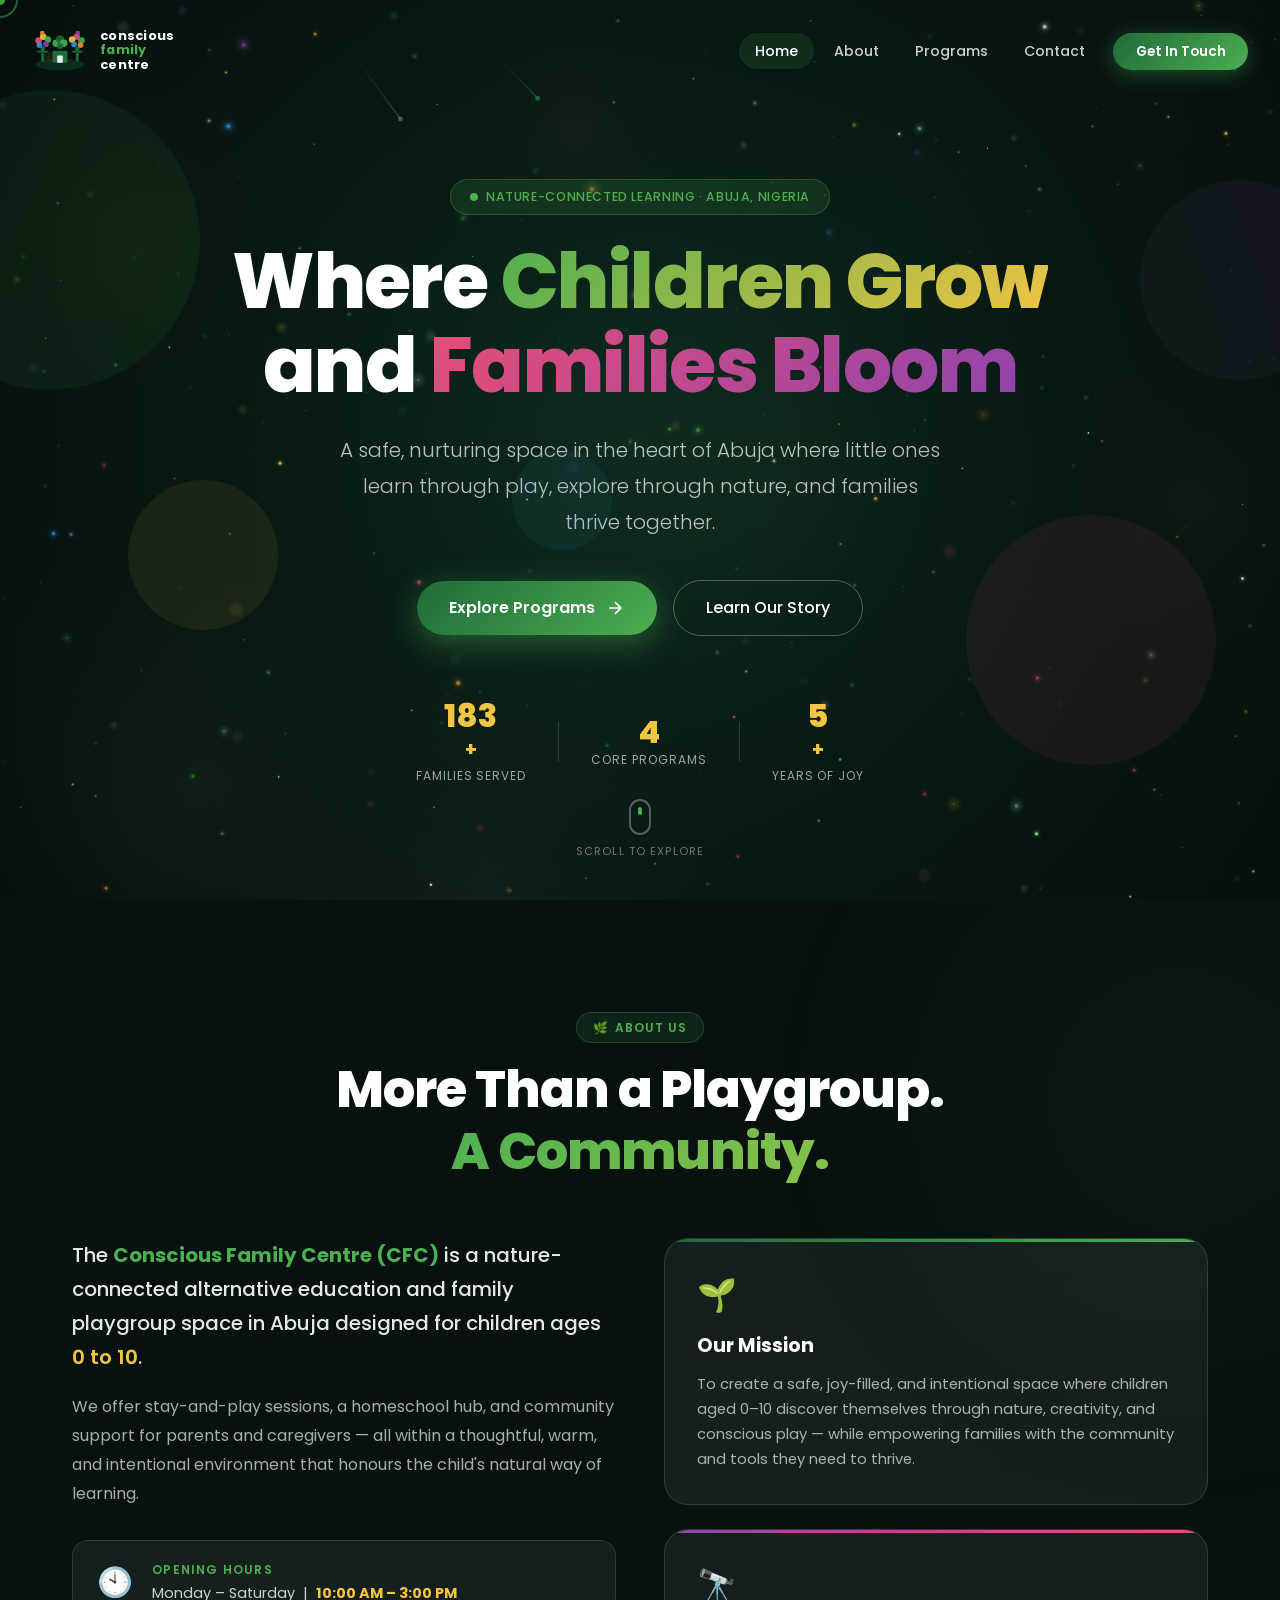
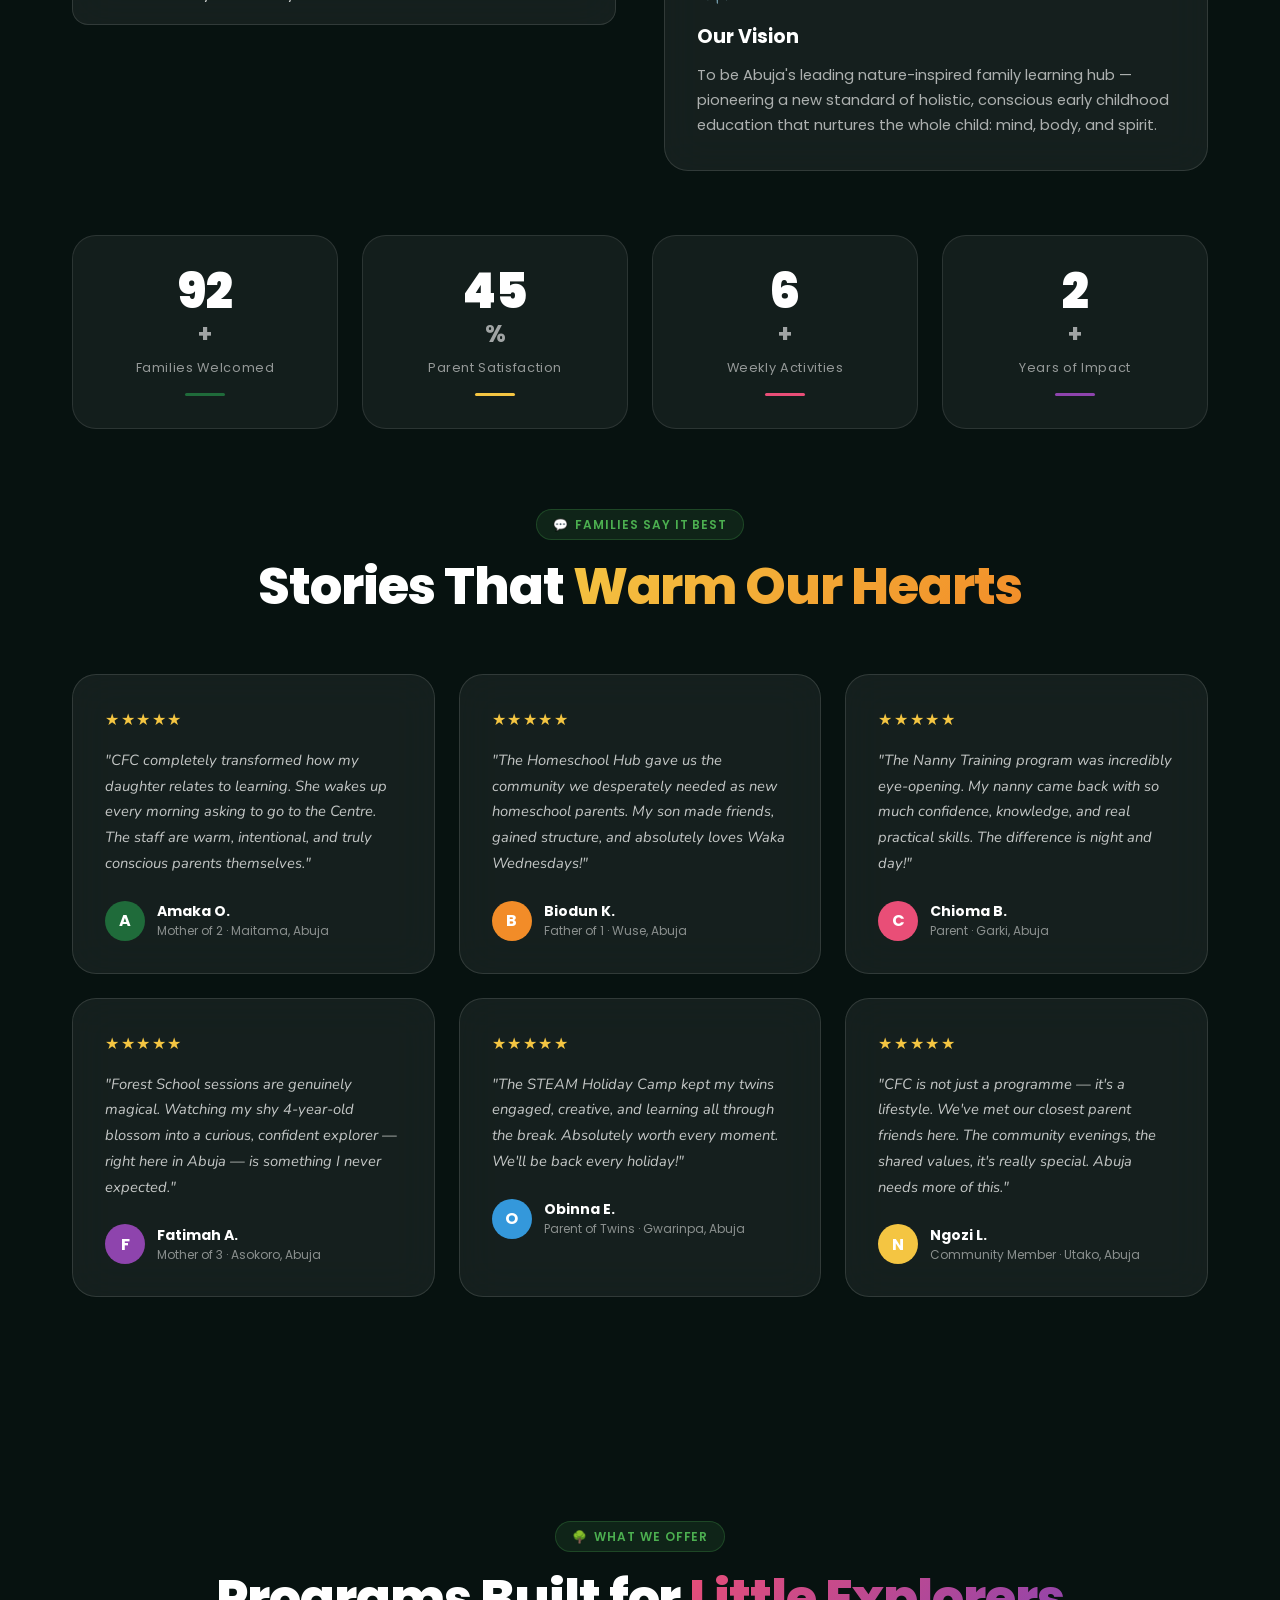
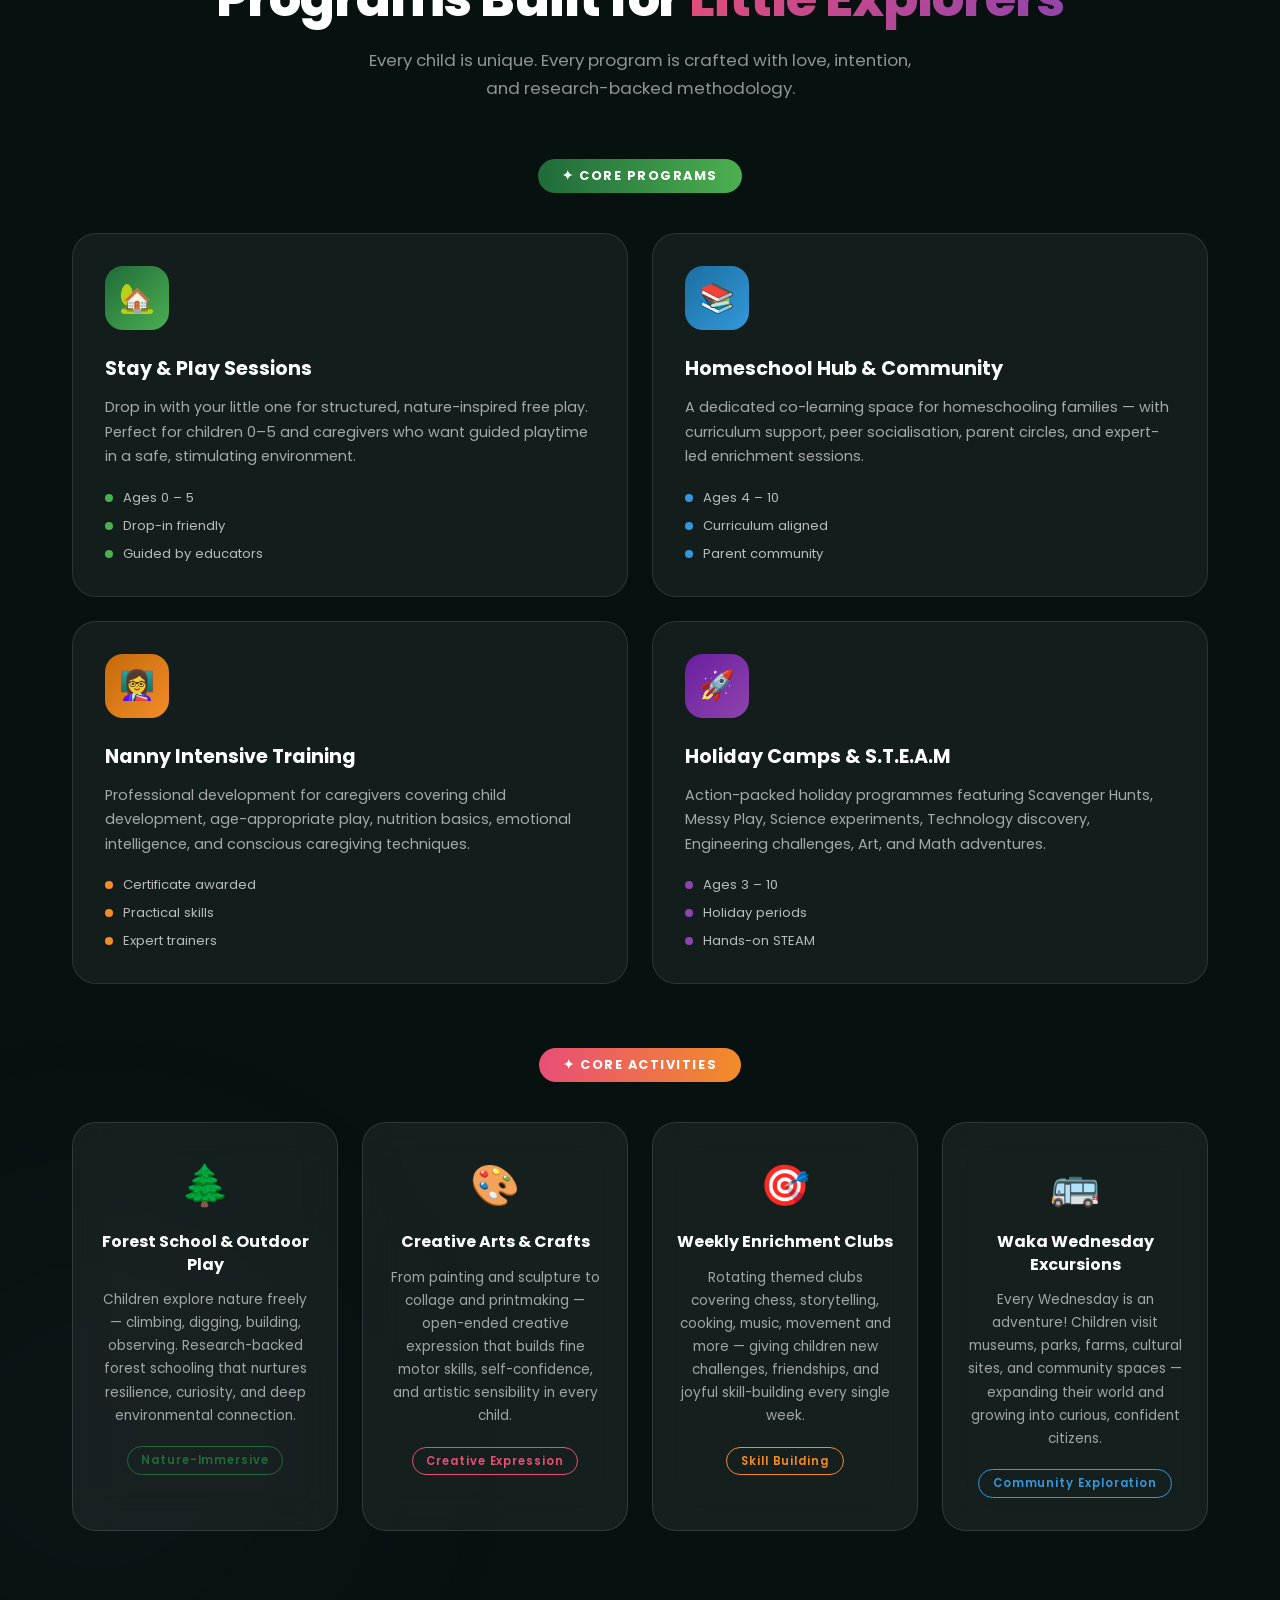
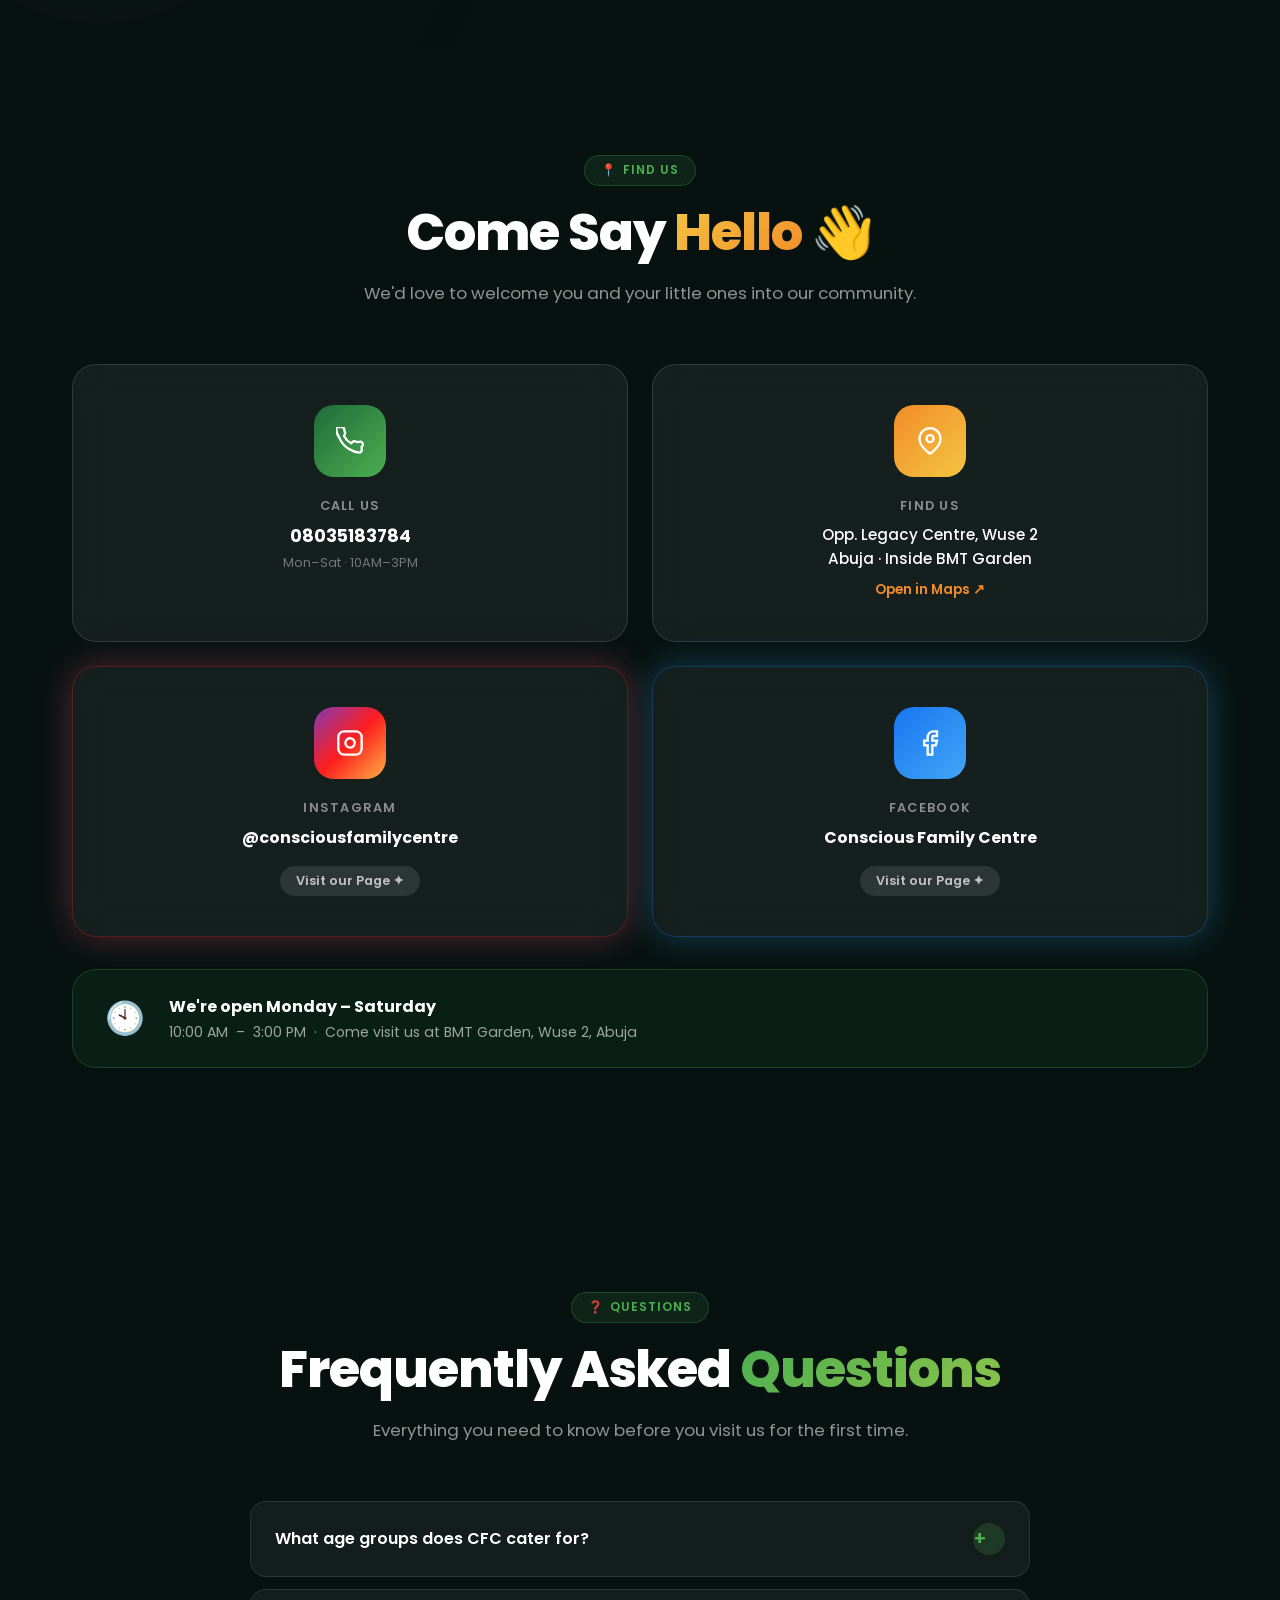
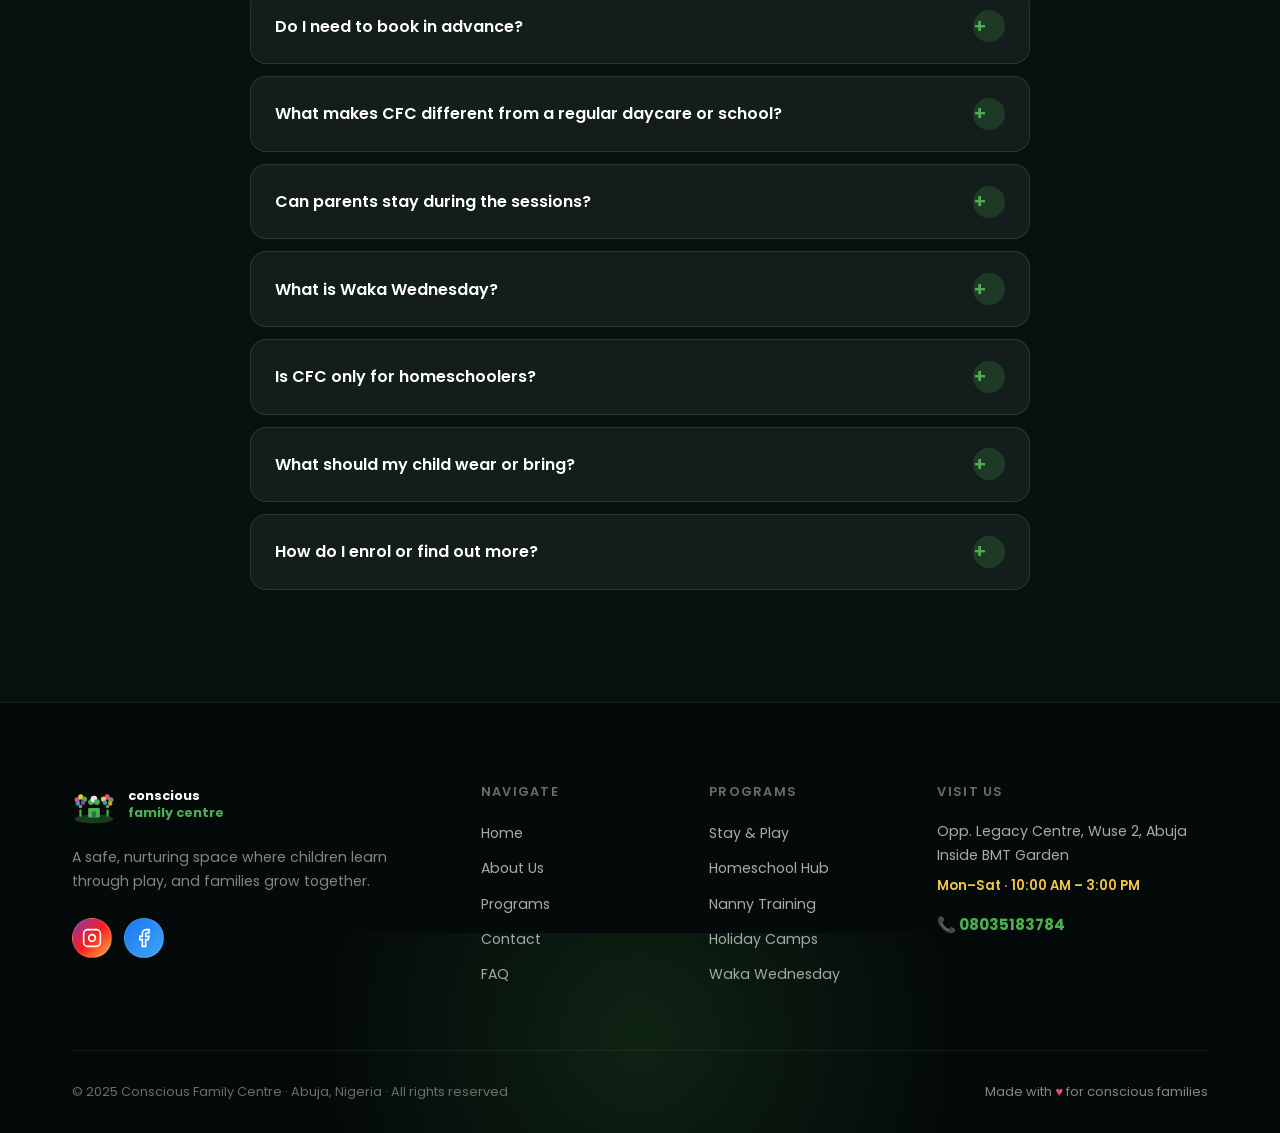
<file: cfc-website-complete.html>
<!DOCTYPE html>
<html lang="en">
<head>
  <meta charset="UTF-8" />
  <meta name="viewport" content="width=device-width, initial-scale=1.0"/>
  <title>Conscious Family Centre | Where Children Learn Through Play</title>
  <link rel="preconnect" href="https://fonts.googleapis.com">
  <link href="https://fonts.googleapis.com/css2?family=Poppins:wght@300;400;500;600;700;800;900&family=Nunito:wght@400;600;700;800&display=swap" rel="stylesheet">
  <style>/* ============================================
   CONSCIOUS FAMILY CENTRE — style.css
   Premium Cinematic One-Page Website
   ============================================ */

/* ===== FONTS ===== */
@import url('https://fonts.googleapis.com/css2?family=Poppins:wght@300;400;500;600;700;800;900&family=Nunito:wght@400;600;700;800&display=swap');

/* ===== VARIABLES ===== */
:root {
  --green-dark:   #1F6B3A;
  --green-mid:    #4CAF50;
  --yellow:       #F4C542;
  --orange:       #F28C28;
  --pink:         #E94E77;
  --purple:       #8E44AD;
  --blue:         #3498DB;
  --white:        #FFFFFF;
  --soft-grey:    #F5F5F5;
  --text-dark:    #1a2a1a;
  --text-mid:     #3a5a3a;
  --text-light:   #6b8f6b;
  --glass-bg:     rgba(255,255,255,0.08);
  --glass-border: rgba(255,255,255,0.15);
  --glass-bg-light: rgba(255,255,255,0.7);
  --glass-border-light: rgba(31,107,58,0.15);
  --shadow-soft:  0 8px 40px rgba(31,107,58,0.12);
  --shadow-glow:  0 0 40px rgba(76,175,80,0.3);
  --radius-xl:    24px;
  --radius-lg:    16px;
  --radius-md:    12px;
  --transition:   all 0.4s cubic-bezier(0.25, 0.46, 0.45, 0.94);
}

/* ===== RESET & BASE ===== */
*, *::before, *::after { box-sizing: border-box; margin: 0; padding: 0; }
html { scroll-behavior: smooth; overflow-x: hidden; }
body {
  font-family: 'Poppins', sans-serif;
  background: #071210;
  color: var(--white);
  overflow-x: hidden;
  cursor: none;
}
a { text-decoration: none; color: inherit; }
ul { list-style: none; }
img { max-width: 100%; }
button { cursor: none; border: none; background: none; }

/* ===== CUSTOM CURSOR ===== */
.cursor {
  width: 10px; height: 10px;
  background: var(--green-mid);
  border-radius: 50%;
  position: fixed;
  top: 0; left: 0;
  pointer-events: none;
  z-index: 9999;
  transform: translate(-50%, -50%);
  transition: width 0.2s, height 0.2s, background 0.2s;
  mix-blend-mode: difference;
}
.cursor-follower {
  width: 36px; height: 36px;
  border: 2px solid rgba(76,175,80,0.5);
  border-radius: 50%;
  position: fixed;
  top: 0; left: 0;
  pointer-events: none;
  z-index: 9998;
  transform: translate(-50%, -50%);
  transition: all 0.12s ease;
}
body:has(a:hover) .cursor, body:has(button:hover) .cursor { width: 20px; height: 20px; background: var(--yellow); }

/* ===== CANVAS STAR BACKGROUND ===== */
#starCanvas {
  position: fixed;
  top: 0; left: 0;
  width: 100%; height: 100%;
  z-index: 0;
  pointer-events: none;
}

/* ===== SECTIONS BASE ===== */
section { position: relative; z-index: 1; }

/* ===== CONTAINER ===== */
.container {
  max-width: 1200px;
  margin: 0 auto;
  padding: 0 2rem;
}

/* ===== GLASS CARD ===== */
.glass-card {
  background: rgba(255,255,255,0.06);
  backdrop-filter: blur(20px);
  -webkit-backdrop-filter: blur(20px);
  border: 1px solid rgba(255,255,255,0.12);
  border-radius: var(--radius-xl);
}

/* ===== NAVBAR ===== */
.navbar {
  position: fixed;
  top: 0; left: 0; right: 0;
  z-index: 1000;
  padding: 1.2rem 2rem;
  transition: var(--transition);
}
.navbar.scrolled {
  background: rgba(7,18,16,0.92);
  backdrop-filter: blur(24px);
  -webkit-backdrop-filter: blur(24px);
  border-bottom: 1px solid rgba(76,175,80,0.2);
  padding: 0.85rem 2rem;
  box-shadow: 0 4px 30px rgba(0,0,0,0.4);
}
.nav-container {
  max-width: 1300px;
  margin: 0 auto;
  display: flex;
  align-items: center;
  justify-content: space-between;
  gap: 2rem;
}
.nav-logo {
  display: flex;
  align-items: center;
  gap: 0.75rem;
  text-decoration: none;
}
.logo-svg-wrap { flex-shrink: 0; }
.logo-text {
  display: flex;
  flex-direction: column;
  line-height: 1.15;
}
.logo-line1, .logo-line2, .logo-line3 {
  font-family: 'Poppins', sans-serif;
  font-size: 0.8rem;
  font-weight: 700;
  color: var(--white);
  letter-spacing: 0.02em;
  text-transform: lowercase;
}
.logo-line2 { color: var(--green-mid); }

.nav-links {
  display: flex;
  align-items: center;
  gap: 0.25rem;
  list-style: none;
}
.nav-link {
  padding: 0.5rem 1rem;
  font-size: 0.88rem;
  font-weight: 500;
  color: rgba(255,255,255,0.8);
  border-radius: 999px;
  transition: var(--transition);
}
.nav-link:hover, .nav-link.active {
  color: var(--white);
  background: rgba(76,175,80,0.15);
}
.nav-cta {
  margin-left: 0.5rem;
  padding: 0.55rem 1.4rem;
  background: linear-gradient(135deg, var(--green-dark), var(--green-mid));
  color: var(--white);
  border-radius: 999px;
  font-size: 0.85rem;
  font-weight: 600;
  transition: var(--transition);
  box-shadow: 0 4px 20px rgba(76,175,80,0.4);
}
.nav-cta:hover {
  transform: translateY(-2px);
  box-shadow: 0 8px 30px rgba(76,175,80,0.6);
}
.hamburger {
  display: none;
  flex-direction: column;
  gap: 5px;
  padding: 8px;
  cursor: pointer;
}
.hamburger span {
  display: block;
  width: 24px; height: 2px;
  background: var(--white);
  border-radius: 2px;
  transition: var(--transition);
}

/* ===== HERO SECTION ===== */
.hero-section {
  min-height: 100vh;
  display: flex;
  flex-direction: column;
  align-items: center;
  justify-content: center;
  text-align: center;
  padding: 10rem 2rem 6rem;
  position: relative;
  overflow: hidden;
}

/* Floating shapes */
.floating-shape {
  position: absolute;
  border-radius: 50%;
  opacity: 0.08;
  animation: floatShape 8s ease-in-out infinite;
  pointer-events: none;
}
.shape-1 { width: 300px; height: 300px; background: var(--green-mid); top: 10%; left: -100px; animation-delay: 0s; animation-duration: 10s; }
.shape-2 { width: 200px; height: 200px; background: var(--purple); top: 20%; right: -60px; animation-delay: 2s; animation-duration: 8s; }
.shape-3 { width: 150px; height: 150px; background: var(--yellow); bottom: 30%; left: 10%; animation-delay: 1s; animation-duration: 12s; }
.shape-4 { width: 250px; height: 250px; background: var(--pink); bottom: 15%; right: 5%; animation-delay: 3s; animation-duration: 9s; }
.shape-5 { width: 100px; height: 100px; background: var(--blue); top: 50%; left: 40%; animation-delay: 0.5s; animation-duration: 7s; }

@keyframes floatShape {
  0%, 100% { transform: translateY(0) rotate(0deg); }
  33% { transform: translateY(-30px) rotate(5deg); }
  66% { transform: translateY(15px) rotate(-5deg); }
}

.hero-badge {
  display: inline-flex;
  align-items: center;
  gap: 0.5rem;
  padding: 0.5rem 1.2rem;
  background: rgba(76,175,80,0.15);
  border: 1px solid rgba(76,175,80,0.3);
  border-radius: 999px;
  font-size: 0.78rem;
  font-weight: 500;
  letter-spacing: 0.05em;
  color: var(--green-mid);
  text-transform: uppercase;
  margin-bottom: 1.5rem;
}
.badge-dot {
  width: 8px; height: 8px;
  background: var(--green-mid);
  border-radius: 50%;
  animation: pulse 2s ease infinite;
}
@keyframes pulse {
  0%, 100% { opacity: 1; transform: scale(1); }
  50% { opacity: 0.5; transform: scale(1.4); }
}

.hero-title {
  font-size: clamp(2.8rem, 6vw, 5.5rem);
  font-weight: 800;
  line-height: 1.1;
  letter-spacing: -0.02em;
  margin-bottom: 1.5rem;
  max-width: 900px;
}
.gradient-text {
  background: linear-gradient(135deg, var(--green-mid), var(--yellow));
  -webkit-background-clip: text;
  -webkit-text-fill-color: transparent;
  background-clip: text;
}
.gradient-text-2 {
  background: linear-gradient(135deg, var(--pink), var(--purple));
  -webkit-background-clip: text;
  -webkit-text-fill-color: transparent;
  background-clip: text;
}
.hero-subtitle {
  font-size: clamp(1rem, 2vw, 1.25rem);
  font-weight: 300;
  color: rgba(255,255,255,0.72);
  line-height: 1.8;
  max-width: 600px;
  margin: 0 auto 2.5rem;
}
.desktop-br { display: block; }

.hero-actions {
  display: flex;
  align-items: center;
  justify-content: center;
  gap: 1rem;
  flex-wrap: wrap;
  margin-bottom: 4rem;
}
.btn-primary {
  display: inline-flex;
  align-items: center;
  gap: 0.6rem;
  padding: 0.9rem 2rem;
  background: linear-gradient(135deg, var(--green-dark), var(--green-mid));
  color: var(--white);
  border-radius: 999px;
  font-size: 1rem;
  font-weight: 600;
  transition: var(--transition);
  box-shadow: 0 8px 32px rgba(76,175,80,0.45);
  position: relative;
  overflow: hidden;
}
.btn-primary::before {
  content: '';
  position: absolute;
  inset: 0;
  background: linear-gradient(135deg, transparent, rgba(255,255,255,0.1));
  opacity: 0;
  transition: var(--transition);
}
.btn-primary:hover { transform: translateY(-3px); box-shadow: 0 16px 48px rgba(76,175,80,0.65); }
.btn-primary:hover::before { opacity: 1; }
.btn-ghost {
  padding: 0.9rem 2rem;
  border: 1.5px solid rgba(255,255,255,0.3);
  color: var(--white);
  border-radius: 999px;
  font-size: 1rem;
  font-weight: 500;
  transition: var(--transition);
}
.btn-ghost:hover { background: rgba(255,255,255,0.08); border-color: rgba(255,255,255,0.6); transform: translateY(-2px); }

.hero-stats {
  display: flex;
  align-items: center;
  gap: 2rem;
  flex-wrap: wrap;
  justify-content: center;
}
.stat-item {
  display: flex;
  flex-direction: column;
  align-items: center;
  gap: 0.2rem;
}
.stat-num {
  font-size: 2rem;
  font-weight: 800;
  color: var(--yellow);
  line-height: 1;
}
.stat-plus { font-size: 1.2rem; font-weight: 700; color: var(--yellow); }
.stat-label { font-size: 0.75rem; color: rgba(255,255,255,0.6); text-transform: uppercase; letter-spacing: 0.08em; }
.stat-divider { width: 1px; height: 40px; background: rgba(255,255,255,0.15); }

/* Scroll hint */
.hero-scroll-hint {
  position: absolute;
  bottom: 2.5rem;
  left: 50%;
  transform: translateX(-50%);
  display: flex;
  flex-direction: column;
  align-items: center;
  gap: 0.5rem;
  color: rgba(255,255,255,0.4);
  font-size: 0.7rem;
  letter-spacing: 0.1em;
  text-transform: uppercase;
  animation: scrollHint 2s ease-in-out infinite;
}
.scroll-mouse {
  width: 22px; height: 36px;
  border: 2px solid rgba(255,255,255,0.3);
  border-radius: 12px;
  display: flex;
  justify-content: center;
  padding-top: 6px;
}
.scroll-wheel {
  width: 4px; height: 8px;
  background: var(--green-mid);
  border-radius: 2px;
  animation: scrollWheel 2s ease-in-out infinite;
}
@keyframes scrollWheel {
  0%, 100% { transform: translateY(0); opacity: 1; }
  50% { transform: translateY(8px); opacity: 0; }
}
@keyframes scrollHint {
  0%, 100% { opacity: 1; }
  50% { opacity: 0.4; }
}

/* ===== SECTION HEADERS ===== */
.section-header {
  text-align: center;
  margin-bottom: 3.5rem;
}
.section-tag {
  display: inline-flex;
  align-items: center;
  gap: 0.4rem;
  padding: 0.35rem 1rem;
  background: rgba(76,175,80,0.12);
  border: 1px solid rgba(76,175,80,0.25);
  border-radius: 999px;
  font-size: 0.75rem;
  font-weight: 600;
  letter-spacing: 0.08em;
  color: var(--green-mid);
  text-transform: uppercase;
  margin-bottom: 1rem;
}
.section-title {
  font-size: clamp(2rem, 4vw, 3.2rem);
  font-weight: 800;
  line-height: 1.2;
  letter-spacing: -0.02em;
  color: var(--white);
}
.section-subtitle {
  margin-top: 1rem;
  font-size: 1.05rem;
  color: rgba(255,255,255,0.55);
  max-width: 560px;
  margin-left: auto;
  margin-right: auto;
  line-height: 1.7;
}

.highlight-green {
  background: linear-gradient(135deg, var(--green-mid), #8BC34A);
  -webkit-background-clip: text;
  -webkit-text-fill-color: transparent;
  background-clip: text;
}
.highlight-yellow {
  background: linear-gradient(135deg, var(--yellow), var(--orange));
  -webkit-background-clip: text;
  -webkit-text-fill-color: transparent;
  background-clip: text;
}
.highlight-pink {
  background: linear-gradient(135deg, var(--pink), var(--purple));
  -webkit-background-clip: text;
  -webkit-text-fill-color: transparent;
  background-clip: text;
}

/* ===== ABOUT SECTION ===== */
.about-section {
  padding: 7rem 0;
  position: relative;
  overflow: hidden;
}
.section-bg-deco {
  position: absolute;
  width: 600px; height: 600px;
  border-radius: 50%;
  filter: blur(120px);
  pointer-events: none;
  opacity: 0.06;
}
.about-deco {
  background: radial-gradient(circle, var(--green-mid), transparent);
  top: -100px; right: -200px;
}
.programs-deco {
  background: radial-gradient(circle, var(--purple), transparent);
  bottom: -100px; left: -200px;
}

.about-grid {
  display: grid;
  grid-template-columns: 1fr 1fr;
  gap: 3rem;
  margin-bottom: 4rem;
  align-items: start;
}
.about-lead {
  font-size: 1.25rem;
  font-weight: 500;
  line-height: 1.7;
  color: rgba(255,255,255,0.9);
  margin-bottom: 1.2rem;
}
.about-lead strong { color: var(--green-mid); }
.about-lead em { color: var(--yellow); font-style: normal; font-weight: 600; }
.about-body {
  font-size: 1rem;
  line-height: 1.8;
  color: rgba(255,255,255,0.65);
  margin-bottom: 2rem;
}
.about-hours {
  display: flex;
  align-items: center;
  gap: 1.2rem;
  padding: 1.2rem 1.5rem;
  border-radius: var(--radius-lg);
}
.hours-icon { font-size: 1.8rem; }
.hours-title { font-size: 0.75rem; text-transform: uppercase; letter-spacing: 0.1em; color: var(--green-mid); font-weight: 600; margin-bottom: 0.3rem; }
.hours-time { font-size: 0.9rem; color: rgba(255,255,255,0.8); }
.hours-time strong { color: var(--yellow); }

.mv-stack { display: flex; flex-direction: column; gap: 1.5rem; }
.mv-card {
  padding: 2rem;
  border-radius: var(--radius-xl);
  transition: var(--transition);
  position: relative;
  overflow: hidden;
}
.mv-card::before {
  content: '';
  position: absolute;
  top: 0; left: 0; right: 0;
  height: 3px;
  border-radius: 3px 3px 0 0;
}
.mv-card:nth-child(1)::before { background: linear-gradient(90deg, var(--green-dark), var(--green-mid)); }
.mv-card:nth-child(2)::before { background: linear-gradient(90deg, var(--purple), var(--pink)); }
.mv-icon { font-size: 2rem; margin-bottom: 0.75rem; }
.mv-card h3 { font-size: 1.2rem; font-weight: 700; color: var(--white); margin-bottom: 0.75rem; }
.mv-card p { font-size: 0.92rem; color: rgba(255,255,255,0.65); line-height: 1.7; }

/* Numbers row */
.numbers-row {
  display: grid;
  grid-template-columns: repeat(4, 1fr);
  gap: 1.5rem;
}
.number-card {
  glass-card: true;
  background: rgba(255,255,255,0.05);
  border: 1px solid rgba(255,255,255,0.1);
  border-radius: var(--radius-xl);
  padding: 2rem 1.5rem;
  text-align: center;
  transition: var(--transition);
  position: relative;
  overflow: hidden;
}
.n-num { font-size: 3rem; font-weight: 900; display: block; line-height: 1; color: var(--white); }
.n-plus { font-size: 1.5rem; font-weight: 700; color: rgba(255,255,255,0.6); }
.n-label { display: block; font-size: 0.8rem; color: rgba(255,255,255,0.55); margin-top: 0.5rem; letter-spacing: 0.05em; }
.n-bar { height: 3px; border-radius: 2px; width: 40px; margin: 1rem auto 0; }

/* Testimonials */
.testimonials-grid {
  display: grid;
  grid-template-columns: repeat(3, 1fr);
  gap: 1.5rem;
}
.testi-card {
  padding: 2rem;
  border-radius: var(--radius-xl);
  transition: var(--transition);
}
.testi-stars { color: var(--yellow); font-size: 1rem; margin-bottom: 1rem; letter-spacing: 0.1em; }
.testi-text {
  font-size: 0.92rem;
  line-height: 1.75;
  color: rgba(255,255,255,0.75);
  font-style: italic;
  margin-bottom: 1.5rem;
  font-family: 'Nunito', sans-serif;
}
.testi-author { display: flex; align-items: center; gap: 0.75rem; }
.testi-avatar {
  width: 40px; height: 40px;
  border-radius: 50%;
  display: flex;
  align-items: center;
  justify-content: center;
  font-weight: 700;
  font-size: 1rem;
  color: white;
  flex-shrink: 0;
}
.testi-author strong { display: block; font-size: 0.88rem; color: var(--white); }
.testi-author span { display: block; font-size: 0.75rem; color: rgba(255,255,255,0.5); }

/* ===== PROGRAMS SECTION ===== */
.programs-section {
  padding: 7rem 0;
  position: relative;
  overflow: hidden;
}
.programs-label {
  text-align: center;
  margin-bottom: 2.5rem;
}
.programs-label-text {
  display: inline-block;
  padding: 0.5rem 1.5rem;
  background: linear-gradient(90deg, var(--green-dark), var(--green-mid));
  border-radius: 999px;
  font-size: 0.8rem;
  font-weight: 700;
  letter-spacing: 0.12em;
  text-transform: uppercase;
  color: white;
}

.programs-grid {
  display: grid;
  grid-template-columns: repeat(2, 1fr);
  gap: 1.5rem;
}
.program-card {
  background: rgba(255,255,255,0.05);
  border: 1px solid rgba(255,255,255,0.1);
  border-radius: var(--radius-xl);
  padding: 2rem;
  display: flex;
  flex-direction: column;
  gap: 1.5rem;
  transition: var(--transition);
  position: relative;
  overflow: hidden;
}
.program-card:hover { transform: translateY(-6px); border-color: rgba(255,255,255,0.2); }
.program-glow {
  position: absolute;
  bottom: -80px; right: -80px;
  width: 200px; height: 200px;
  border-radius: 50%;
  opacity: 0;
  filter: blur(60px);
  transition: var(--transition);
}
.program-card:hover .program-glow { opacity: 0.15; }
.program-icon-wrap {
  width: 64px; height: 64px;
  border-radius: 18px;
  display: flex;
  align-items: center;
  justify-content: center;
  flex-shrink: 0;
}
.program-icon { font-size: 1.8rem; }
.program-content h3 { font-size: 1.2rem; font-weight: 700; color: var(--white); margin-bottom: 0.75rem; }
.program-content p { font-size: 0.9rem; color: rgba(255,255,255,0.62); line-height: 1.7; margin-bottom: 1.2rem; }
.program-features { display: flex; flex-direction: column; gap: 0.5rem; }
.program-features li {
  display: flex;
  align-items: center;
  gap: 0.6rem;
  font-size: 0.82rem;
  color: rgba(255,255,255,0.7);
}
.feat-dot { width: 8px; height: 8px; border-radius: 50%; flex-shrink: 0; }

.activities-grid {
  display: grid;
  grid-template-columns: repeat(4, 1fr);
  gap: 1.5rem;
}
.activity-card {
  padding: 2rem 1.5rem;
  border-radius: var(--radius-xl);
  text-align: center;
  transition: var(--transition);
}
.activity-card:hover { transform: translateY(-6px); background: rgba(255,255,255,0.1); }
.activity-emoji { font-size: 2.5rem; margin-bottom: 1rem; display: block; }
.activity-card h3 { font-size: 1rem; font-weight: 700; color: var(--white); margin-bottom: 0.75rem; line-height: 1.4; }
.activity-card p { font-size: 0.85rem; color: rgba(255,255,255,0.6); line-height: 1.7; margin-bottom: 1.2rem; }
.activity-tag {
  display: inline-block;
  padding: 0.3rem 0.85rem;
  border: 1px solid;
  border-radius: 999px;
  font-size: 0.72rem;
  font-weight: 600;
  letter-spacing: 0.08em;
}

/* ===== CONTACT SECTION ===== */
.contact-section {
  padding: 7rem 0;
  position: relative;
}
.contact-grid {
  display: grid;
  grid-template-columns: repeat(2, 1fr);
  gap: 1.5rem;
  margin-bottom: 2rem;
}
.contact-card {
  padding: 2.5rem 2rem;
  border-radius: var(--radius-xl);
  transition: var(--transition);
  text-align: center;
}
.contact-card:hover { transform: translateY(-6px); }
.contact-icon-wrap {
  width: 72px; height: 72px;
  border-radius: 20px;
  display: flex;
  align-items: center;
  justify-content: center;
  margin: 0 auto 1.25rem;
  flex-shrink: 0;
  transition: var(--transition);
}
.contact-card h3 { font-size: 0.8rem; text-transform: uppercase; letter-spacing: 0.1em; color: rgba(255,255,255,0.5); font-weight: 600; margin-bottom: 0.5rem; }
.contact-value {
  display: block;
  font-size: 1.1rem;
  font-weight: 700;
  color: var(--white);
  margin-bottom: 0.3rem;
}
.contact-value.small { font-size: 0.95rem; font-weight: 500; line-height: 1.6; }
.contact-value.social-handle { color: var(--white); font-size: 1rem; margin-bottom: 0.5rem; }
.contact-note { font-size: 0.8rem; color: rgba(255,255,255,0.4); }
.contact-link { font-size: 0.85rem; color: var(--orange); font-weight: 600; }

/* Social glow */
.social-link-full { display: flex; flex-direction: column; align-items: center; color: inherit; text-decoration: none; }
.social-glow { position: relative; }
.instagram-glow {
  background: linear-gradient(135deg, #833ab4, #fd1d1d, #fcb045) !important;
  animation: socialGlow 2.5s ease-in-out infinite alternate;
}
.facebook-glow {
  background: linear-gradient(135deg, #1877F2, #42a5f5) !important;
  animation: socialGlow 2.5s ease-in-out infinite alternate;
}
@keyframes socialGlow {
  0% { box-shadow: 0 0 20px rgba(253,29,29,0.6), 0 0 40px rgba(131,58,180,0.4); }
  100% { box-shadow: 0 0 40px rgba(253,29,29,0.9), 0 0 80px rgba(131,58,180,0.6); }
}
.social-glow-card.contact-card:has(.instagram-glow) {
  border-color: rgba(253,29,29,0.3) !important;
}
.social-glow-card.contact-card:has(.facebook-glow) {
  border-color: rgba(24,119,242,0.3) !important;
}
.social-cta {
  display: inline-block;
  margin-top: 0.5rem;
  padding: 0.35rem 1rem;
  border-radius: 999px;
  font-size: 0.8rem;
  font-weight: 600;
  background: rgba(255,255,255,0.1);
  color: rgba(255,255,255,0.7);
  transition: var(--transition);
}
.social-link-full:hover .social-cta { background: rgba(255,255,255,0.2); color: var(--white); }

.hours-banner {
  display: flex;
  align-items: center;
  gap: 1.5rem;
  padding: 1.5rem 2rem;
  border-radius: var(--radius-xl);
  border: 1px solid rgba(76,175,80,0.25);
  background: rgba(31,107,58,0.15);
}
.hours-banner-icon { font-size: 2rem; flex-shrink: 0; }
.hours-banner-text { display: flex; flex-direction: column; gap: 0.2rem; }
.hours-banner-text strong { font-size: 1rem; color: var(--white); }
.hours-banner-text span { font-size: 0.88rem; color: rgba(255,255,255,0.6); }

/* ===== FAQ SECTION ===== */
.faq-section {
  padding: 7rem 0;
  position: relative;
}
.faq-list {
  max-width: 780px;
  margin: 0 auto;
  display: flex;
  flex-direction: column;
  gap: 0.75rem;
}
.faq-item {
  background: rgba(255,255,255,0.05);
  border: 1px solid rgba(255,255,255,0.1);
  border-radius: var(--radius-lg);
  overflow: hidden;
  transition: var(--transition);
}
.faq-item.open {
  background: rgba(31,107,58,0.15);
  border-color: rgba(76,175,80,0.3);
}
.faq-question {
  width: 100%;
  display: flex;
  align-items: center;
  justify-content: space-between;
  padding: 1.3rem 1.5rem;
  font-family: 'Poppins', sans-serif;
  font-size: 1rem;
  font-weight: 600;
  color: var(--white);
  text-align: left;
  background: none;
  border: none;
  cursor: pointer;
  gap: 1rem;
}
.faq-question span { flex: 1; }
.faq-icon {
  width: 32px; height: 32px;
  border-radius: 50%;
  background: rgba(76,175,80,0.2);
  display: flex;
  align-items: center;
  justify-content: center;
  flex-shrink: 0;
  transition: var(--transition);
  font-size: 1.2rem;
  color: var(--green-mid);
}
.faq-item.open .faq-icon { background: var(--green-mid); color: white; transform: rotate(45deg); }
.faq-answer {
  max-height: 0;
  overflow: hidden;
  transition: max-height 0.4s cubic-bezier(0.25, 0.46, 0.45, 0.94);
}
.faq-answer p {
  padding: 0 1.5rem 1.3rem;
  font-size: 0.93rem;
  color: rgba(255,255,255,0.7);
  line-height: 1.8;
}
.faq-answer p strong { color: var(--green-mid); }
.faq-answer p em { color: var(--yellow); font-style: normal; }
.faq-item.open .faq-answer { max-height: 300px; }

/* ===== FOOTER ===== */
.footer {
  position: relative;
  background: rgba(0,0,0,0.4);
  border-top: 1px solid rgba(76,175,80,0.15);
  padding: 5rem 0 2rem;
  overflow: hidden;
}
.footer-glow {
  position: absolute;
  bottom: 0; left: 50%;
  transform: translateX(-50%);
  width: 600px; height: 200px;
  background: radial-gradient(circle, rgba(76,175,80,0.15), transparent);
  pointer-events: none;
}
.footer-grid {
  display: grid;
  grid-template-columns: 2fr 1fr 1fr 1.5fr;
  gap: 3rem;
  margin-bottom: 4rem;
}
.footer-logo { display: flex; align-items: center; gap: 0.75rem; margin-bottom: 1.2rem; }
.footer-logo-text { display: flex; flex-direction: column; font-size: 0.8rem; font-weight: 700; color: var(--white); line-height: 1.3; text-transform: lowercase; }
.footer-logo-text span:last-child { color: var(--green-mid); }
.footer-tagline { font-size: 0.88rem; color: rgba(255,255,255,0.5); line-height: 1.7; margin-bottom: 1.5rem; }
.footer-socials { display: flex; gap: 0.75rem; }
.footer-social {
  width: 40px; height: 40px;
  border-radius: 50%;
  background: rgba(255,255,255,0.08);
  border: 1px solid rgba(255,255,255,0.12);
  display: flex;
  align-items: center;
  justify-content: center;
  color: var(--white);
  transition: var(--transition);
}
.footer-social.instagram-glow:hover {
  background: linear-gradient(135deg, #833ab4, #fd1d1d, #fcb045);
  border-color: transparent;
  box-shadow: 0 0 20px rgba(253,29,29,0.6);
}
.footer-social.facebook-glow:hover {
  background: linear-gradient(135deg, #1877F2, #42a5f5);
  border-color: transparent;
  box-shadow: 0 0 20px rgba(24,119,242,0.6);
}
/* Always glow (subtle) */
.footer-social.instagram-glow {
  animation: footerIgGlow 3s ease-in-out infinite alternate;
}
.footer-social.facebook-glow {
  animation: footerFbGlow 3s ease-in-out infinite alternate;
}
@keyframes footerIgGlow {
  0% { box-shadow: 0 0 8px rgba(253,29,29,0.3); }
  100% { box-shadow: 0 0 20px rgba(131,58,180,0.6); }
}
@keyframes footerFbGlow {
  0% { box-shadow: 0 0 8px rgba(24,119,242,0.3); }
  100% { box-shadow: 0 0 20px rgba(66,165,245,0.6); }
}

.footer-col h4 { font-size: 0.8rem; text-transform: uppercase; letter-spacing: 0.1em; color: rgba(255,255,255,0.4); font-weight: 600; margin-bottom: 1.2rem; }
.footer-col ul { display: flex; flex-direction: column; gap: 0.65rem; }
.footer-col ul a { font-size: 0.88rem; color: rgba(255,255,255,0.65); transition: color 0.2s; }
.footer-col ul a:hover { color: var(--green-mid); }
.footer-address { font-size: 0.88rem; color: rgba(255,255,255,0.65); line-height: 1.7; margin-bottom: 0.5rem; }
.footer-hours { font-size: 0.82rem; color: var(--yellow); font-weight: 600; margin-bottom: 1rem; }
.footer-phone { font-size: 0.95rem; font-weight: 700; color: var(--green-mid); }

.footer-bottom {
  border-top: 1px solid rgba(255,255,255,0.07);
  padding-top: 2rem;
  display: flex;
  align-items: center;
  justify-content: space-between;
  flex-wrap: wrap;
  gap: 1rem;
}
.footer-bottom p { font-size: 0.8rem; color: rgba(255,255,255,0.4); }
.love-heart { color: var(--pink); }
.footer-love { color: rgba(255,255,255,0.5) !important; }

/* ===== BACK TO TOP ===== */
.back-to-top {
  position: fixed;
  bottom: 2rem; right: 2rem;
  width: 48px; height: 48px;
  border-radius: 50%;
  background: linear-gradient(135deg, var(--green-dark), var(--green-mid));
  color: white;
  display: flex;
  align-items: center;
  justify-content: center;
  z-index: 900;
  opacity: 0;
  transform: translateY(20px);
  transition: var(--transition);
  box-shadow: 0 8px 24px rgba(31,107,58,0.5);
  cursor: pointer;
}
.back-to-top.visible { opacity: 1; transform: translateY(0); }
.back-to-top:hover { transform: translateY(-4px); box-shadow: 0 16px 40px rgba(31,107,58,0.7); }

/* ===== TILT CARD ===== */
.tilt-card { transform-style: preserve-3d; }

/* ===== REVEAL ANIMATIONS ===== */
.reveal-up, .reveal-left, .reveal-right {
  opacity: 0;
  transform: translateY(40px);
  transition: opacity 0.7s cubic-bezier(0.25,0.46,0.45,0.94), transform 0.7s cubic-bezier(0.25,0.46,0.45,0.94);
}
.reveal-left { transform: translateX(-40px); }
.reveal-right { transform: translateX(40px); }
.reveal-up.visible, .reveal-left.visible, .reveal-right.visible {
  opacity: 1;
  transform: translate(0);
}
.delay-1 { transition-delay: 0.1s; }
.delay-2 { transition-delay: 0.2s; }
.delay-3 { transition-delay: 0.3s; }
.delay-4 { transition-delay: 0.4s; }

/* Hero specific reveals */
.hero-content .reveal-up {
  animation: heroReveal 0.9s cubic-bezier(0.25,0.46,0.45,0.94) forwards;
  opacity: 0;
}
.hero-content .delay-1 { animation-delay: 0.3s; }
.hero-content .delay-2 { animation-delay: 0.5s; }
.hero-content .delay-3 { animation-delay: 0.7s; }
.hero-content .delay-4 { animation-delay: 0.9s; }
@keyframes heroReveal {
  from { opacity: 0; transform: translateY(30px); }
  to   { opacity: 1; transform: translateY(0); }
}

/* ===== RESPONSIVE ===== */
@media (max-width: 1024px) {
  .numbers-row { grid-template-columns: repeat(2, 1fr); }
  .testimonials-grid { grid-template-columns: repeat(2, 1fr); }
  .activities-grid { grid-template-columns: repeat(2, 1fr); }
  .footer-grid { grid-template-columns: 1fr 1fr; gap: 2rem; }
  .about-grid { grid-template-columns: 1fr; }
}

@media (max-width: 768px) {
  .hamburger { display: flex; }
  .nav-links {
    position: fixed;
    top: 0; right: -100%;
    width: 80vw; max-width: 320px;
    height: 100vh;
    background: rgba(7,18,16,0.98);
    backdrop-filter: blur(30px);
    flex-direction: column;
    justify-content: center;
    gap: 1.5rem;
    transition: right 0.4s cubic-bezier(0.25,0.46,0.45,0.94);
    z-index: 999;
    border-left: 1px solid rgba(76,175,80,0.2);
  }
  .nav-links.open { right: 0; }
  .nav-link { font-size: 1.1rem; }
  .nav-cta { margin-left: 0; }

  .hero-title { font-size: 2.5rem; }
  .desktop-br { display: none; }
  .hero-stats { gap: 1rem; }

  .programs-grid { grid-template-columns: 1fr; }
  .activities-grid { grid-template-columns: 1fr; }
  .contact-grid { grid-template-columns: 1fr; }
  .numbers-row { grid-template-columns: repeat(2, 1fr); }
  .testimonials-grid { grid-template-columns: 1fr; }
  .footer-grid { grid-template-columns: 1fr; }
  .footer-bottom { flex-direction: column; text-align: center; }
  .hours-banner { flex-direction: column; text-align: center; }
  .cursor, .cursor-follower { display: none; }
  body { cursor: auto; }
  button { cursor: pointer; }
}

@media (max-width: 480px) {
  .hero-title { font-size: 2rem; }
  .hero-actions { flex-direction: column; align-items: stretch; }
  .btn-primary, .btn-ghost { text-align: center; justify-content: center; }
  .stat-divider { display: none; }
  .container { padding: 0 1.25rem; }
  .numbers-row { grid-template-columns: repeat(2, 1fr); gap: 1rem; }
}

/* ===== HERO PARTICLES (minor floating dots) ===== */
.hero-particles { position: absolute; inset: 0; pointer-events: none; overflow: hidden; }
.hero-particle {
  position: absolute;
  border-radius: 50%;
  animation: particleFloat linear infinite;
  opacity: 0;
}
@keyframes particleFloat {
  0% { transform: translateY(100vh) scale(0); opacity: 0; }
  10% { opacity: 1; }
  90% { opacity: 1; }
  100% { transform: translateY(-10vh) scale(1.5); opacity: 0; }
}
</style>
</head>
<body>

<!-- CURSOR -->
<div class="cursor" id="cursor"></div>
<div class="cursor-follower" id="cursorFollower"></div>

<!-- CANVAS BACKGROUND -->
<canvas id="starCanvas"></canvas>

<!-- ========== NAVBAR ========== -->
<nav class="navbar" id="navbar">
  <div class="nav-container">
    <a href="#home" class="nav-logo">
      <div class="logo-svg-wrap">
        <!-- SVG Logo recreation of CFC logo -->
        <svg width="56" height="56" viewBox="0 0 120 120" fill="none" xmlns="http://www.w3.org/2000/svg">
          <!-- Ground hill -->
          <ellipse cx="60" cy="98" rx="52" ry="12" fill="#1F6B3A" opacity="0.3"/>
          <!-- House body -->
          <rect x="44" y="68" width="32" height="26" rx="3" fill="#1F6B3A"/>
          <!-- Door -->
          <rect x="54" y="78" width="12" height="16" rx="2" fill="#fff" opacity="0.9"/>
          <!-- Left tree trunk -->
          <rect x="20" y="72" width="6" height="20" rx="3" fill="#1F6B3A"/>
          <!-- Right tree trunk -->
          <rect x="94" y="72" width="6" height="20" rx="3" fill="#1F6B3A"/>
          <!-- Left person arms up -->
          <circle cx="23" cy="64" r="5" fill="#1F6B3A"/>
          <line x1="14" y1="70" x2="32" y2="70" stroke="#1F6B3A" stroke-width="4" stroke-linecap="round"/>
          <!-- Right person arms up -->
          <circle cx="97" cy="64" r="5" fill="#1F6B3A"/>
          <line x1="88" y1="70" x2="106" y2="70" stroke="#1F6B3A" stroke-width="4" stroke-linecap="round"/>
          <!-- Colorful leaves - left tree -->
          <circle cx="14" cy="46" r="7" fill="#E94E77" opacity="0.9"/>
          <circle cx="24" cy="38" r="7" fill="#F4C542" opacity="0.9"/>
          <circle cx="34" cy="44" r="7" fill="#4CAF50" opacity="0.9"/>
          <circle cx="16" cy="56" r="6" fill="#3498DB" opacity="0.9"/>
          <circle cx="30" cy="54" r="6" fill="#8E44AD" opacity="0.9"/>
          <circle cx="22" cy="30" r="5" fill="#F28C28" opacity="0.9"/>
          <!-- Colorful leaves - right tree -->
          <circle cx="106" cy="46" r="7" fill="#4CAF50" opacity="0.9"/>
          <circle cx="96" cy="38" r="7" fill="#E94E77" opacity="0.9"/>
          <circle cx="86" cy="44" r="7" fill="#F4C542" opacity="0.9"/>
          <circle cx="104" cy="56" r="6" fill="#F28C28" opacity="0.9"/>
          <circle cx="90" cy="54" r="6" fill="#3498DB" opacity="0.9"/>
          <circle cx="98" cy="30" r="5" fill="#8E44AD" opacity="0.9"/>
          <!-- Center crown leaves -->
          <circle cx="52" cy="52" r="8" fill="#4CAF50" opacity="0.9"/>
          <circle cx="60" cy="44" r="9" fill="#1F6B3A" opacity="0.9"/>
          <circle cx="68" cy="52" r="8" fill="#4CAF50" opacity="0.9"/>
          <circle cx="60" cy="58" r="7" fill="#1F6B3A" opacity="0.8"/>
        </svg>
      </div>
      <div class="logo-text">
        <span class="logo-line1">conscious</span>
        <span class="logo-line2">family</span>
        <span class="logo-line3">centre</span>
      </div>
    </a>

    <button class="hamburger" id="hamburger" aria-label="Toggle menu">
      <span></span><span></span><span></span>
    </button>

    <ul class="nav-links" id="navLinks">
      <li><a href="#home" class="nav-link active">Home</a></li>
      <li><a href="#about" class="nav-link">About</a></li>
      <li><a href="#programs" class="nav-link">Programs</a></li>
      <li><a href="#contact" class="nav-link">Contact</a></li>
      <li><a href="#contact" class="nav-cta">Get In Touch</a></li>
    </ul>
  </div>
</nav>

<!-- ========== SECTION 1: HOME / HERO ========== -->
<section id="home" class="hero-section">
  <div class="hero-particles" id="heroParticles"></div>
  <div class="hero-content">
    <div class="hero-badge reveal-up">
      <span class="badge-dot"></span>
      Nature-Connected Learning · Abuja, Nigeria
    </div>
    <h1 class="hero-title reveal-up delay-1">
      Where <span class="gradient-text">Children Grow</span><br>
      and <span class="gradient-text-2">Families Bloom</span>
    </h1>
    <p class="hero-subtitle reveal-up delay-2">
      A safe, nurturing space in the heart of Abuja where little ones<br class="desktop-br">
      learn through play, explore through nature, and families thrive together.
    </p>
    <div class="hero-actions reveal-up delay-3">
      <a href="#programs" class="btn-primary">
        <span>Explore Programs</span>
        <svg width="20" height="20" viewBox="0 0 24 24" fill="none" stroke="currentColor" stroke-width="2"><path d="M5 12h14M12 5l7 7-7 7"/></svg>
      </a>
      <a href="#about" class="btn-ghost">Learn Our Story</a>
    </div>
    <div class="hero-stats reveal-up delay-4">
      <div class="stat-item">
        <span class="stat-num" data-target="200">0</span><span class="stat-plus">+</span>
        <span class="stat-label">Families Served</span>
      </div>
      <div class="stat-divider"></div>
      <div class="stat-item">
        <span class="stat-num" data-target="4">0</span>
        <span class="stat-label">Core Programs</span>
      </div>
      <div class="stat-divider"></div>
      <div class="stat-item">
        <span class="stat-num" data-target="5">0</span><span class="stat-plus">+</span>
        <span class="stat-label">Years of Joy</span>
      </div>
    </div>
  </div>
  <div class="hero-scroll-hint">
    <div class="scroll-mouse">
      <div class="scroll-wheel"></div>
    </div>
    <span>Scroll to explore</span>
  </div>

  <!-- Floating 3D shapes -->
  <div class="floating-shape shape-1"></div>
  <div class="floating-shape shape-2"></div>
  <div class="floating-shape shape-3"></div>
  <div class="floating-shape shape-4"></div>
  <div class="floating-shape shape-5"></div>
</section>

<!-- ========== SECTION 2: ABOUT ========== -->
<section id="about" class="about-section">
  <div class="section-bg-deco about-deco"></div>
  <div class="container">

    <div class="section-header reveal-up">
      <div class="section-tag">
        <span class="tag-leaf">🌿</span> About Us
      </div>
      <h2 class="section-title">More Than a Playgroup.<br><span class="highlight-green">A Community.</span></h2>
    </div>

    <div class="about-grid">
      <div class="about-text-block reveal-left">
        <p class="about-lead">
          The <strong>Conscious Family Centre (CFC)</strong> is a nature-connected alternative education and family playgroup space in Abuja designed for children ages <em>0 to 10</em>.
        </p>
        <p class="about-body">
          We offer stay-and-play sessions, a homeschool hub, and community support for parents and caregivers — all within a thoughtful, warm, and intentional environment that honours the child's natural way of learning.
        </p>
        <div class="about-hours glass-card">
          <div class="hours-icon">🕙</div>
          <div>
            <p class="hours-title">Opening Hours</p>
            <p class="hours-time">Monday – Saturday &nbsp;|&nbsp; <strong>10:00 AM – 3:00 PM</strong></p>
          </div>
        </div>
      </div>

      <!-- Mission & Vision -->
      <div class="mv-stack reveal-right">
        <div class="mv-card glass-card tilt-card" data-color="#1F6B3A">
          <div class="mv-icon">🌱</div>
          <h3>Our Mission</h3>
          <p>To create a safe, joy-filled, and intentional space where children aged 0–10 discover themselves through nature, creativity, and conscious play — while empowering families with the community and tools they need to thrive.</p>
        </div>
        <div class="mv-card glass-card tilt-card" data-color="#8E44AD">
          <div class="mv-icon">🔭</div>
          <h3>Our Vision</h3>
          <p>To be Abuja's leading nature-inspired family learning hub — pioneering a new standard of holistic, conscious early childhood education that nurtures the whole child: mind, body, and spirit.</p>
        </div>
      </div>
    </div>

    <!-- Numbers -->
    <div class="numbers-row reveal-up">
      <div class="number-card tilt-card">
        <span class="n-num" data-target="200">0</span><span class="n-plus">+</span>
        <span class="n-label">Families Welcomed</span>
        <div class="n-bar" style="background:#1F6B3A"></div>
      </div>
      <div class="number-card tilt-card">
        <span class="n-num" data-target="98">0</span><span class="n-plus">%</span>
        <span class="n-label">Parent Satisfaction</span>
        <div class="n-bar" style="background:#F4C542"></div>
      </div>
      <div class="number-card tilt-card">
        <span class="n-num" data-target="12">0</span><span class="n-plus">+</span>
        <span class="n-label">Weekly Activities</span>
        <div class="n-bar" style="background:#E94E77"></div>
      </div>
      <div class="number-card tilt-card">
        <span class="n-num" data-target="5">0</span><span class="n-plus">+</span>
        <span class="n-label">Years of Impact</span>
        <div class="n-bar" style="background:#8E44AD"></div>
      </div>
    </div>

    <!-- Testimonials -->
    <div class="section-header reveal-up" style="margin-top:5rem">
      <div class="section-tag">
        <span class="tag-leaf">💬</span> Families Say It Best
      </div>
      <h2 class="section-title">Stories That <span class="highlight-yellow">Warm Our Hearts</span></h2>
    </div>

    <div class="testimonials-grid">
      <div class="testi-card glass-card tilt-card reveal-up delay-1">
        <div class="testi-stars">★★★★★</div>
        <p class="testi-text">"CFC completely transformed how my daughter relates to learning. She wakes up every morning asking to go to the Centre. The staff are warm, intentional, and truly conscious parents themselves."</p>
        <div class="testi-author">
          <div class="testi-avatar" style="background:#1F6B3A">A</div>
          <div>
            <strong>Amaka O.</strong>
            <span>Mother of 2 · Maitama, Abuja</span>
          </div>
        </div>
      </div>
      <div class="testi-card glass-card tilt-card reveal-up delay-2">
        <div class="testi-stars">★★★★★</div>
        <p class="testi-text">"The Homeschool Hub gave us the community we desperately needed as new homeschool parents. My son made friends, gained structure, and absolutely loves Waka Wednesdays!"</p>
        <div class="testi-author">
          <div class="testi-avatar" style="background:#F28C28">B</div>
          <div>
            <strong>Biodun K.</strong>
            <span>Father of 1 · Wuse, Abuja</span>
          </div>
        </div>
      </div>
      <div class="testi-card glass-card tilt-card reveal-up delay-3">
        <div class="testi-stars">★★★★★</div>
        <p class="testi-text">"The Nanny Training program was incredibly eye-opening. My nanny came back with so much confidence, knowledge, and real practical skills. The difference is night and day!"</p>
        <div class="testi-author">
          <div class="testi-avatar" style="background:#E94E77">C</div>
          <div>
            <strong>Chioma B.</strong>
            <span>Parent · Garki, Abuja</span>
          </div>
        </div>
      </div>
      <div class="testi-card glass-card tilt-card reveal-up delay-1">
        <div class="testi-stars">★★★★★</div>
        <p class="testi-text">"Forest School sessions are genuinely magical. Watching my shy 4-year-old blossom into a curious, confident explorer — right here in Abuja — is something I never expected."</p>
        <div class="testi-author">
          <div class="testi-avatar" style="background:#8E44AD">F</div>
          <div>
            <strong>Fatimah A.</strong>
            <span>Mother of 3 · Asokoro, Abuja</span>
          </div>
        </div>
      </div>
      <div class="testi-card glass-card tilt-card reveal-up delay-2">
        <div class="testi-stars">★★★★★</div>
        <p class="testi-text">"The STEAM Holiday Camp kept my twins engaged, creative, and learning all through the break. Absolutely worth every moment. We'll be back every holiday!"</p>
        <div class="testi-author">
          <div class="testi-avatar" style="background:#3498DB">O</div>
          <div>
            <strong>Obinna E.</strong>
            <span>Parent of Twins · Gwarinpa, Abuja</span>
          </div>
        </div>
      </div>
      <div class="testi-card glass-card tilt-card reveal-up delay-3">
        <div class="testi-stars">★★★★★</div>
        <p class="testi-text">"CFC is not just a programme — it's a lifestyle. We've met our closest parent friends here. The community evenings, the shared values, it's really special. Abuja needs more of this."</p>
        <div class="testi-author">
          <div class="testi-avatar" style="background:#F4C542">N</div>
          <div>
            <strong>Ngozi L.</strong>
            <span>Community Member · Utako, Abuja</span>
          </div>
        </div>
      </div>
    </div>

  </div>
</section>

<!-- ========== SECTION 3: PROGRAMS ========== -->
<section id="programs" class="programs-section">
  <div class="section-bg-deco programs-deco"></div>
  <div class="container">
    <div class="section-header reveal-up">
      <div class="section-tag">
        <span class="tag-leaf">🌳</span> What We Offer
      </div>
      <h2 class="section-title">Programs Built for <span class="highlight-pink">Little Explorers</span></h2>
      <p class="section-subtitle">Every child is unique. Every program is crafted with love, intention, and research-backed methodology.</p>
    </div>

    <!-- Core Programs -->
    <div class="programs-label reveal-up">
      <span class="programs-label-text">✦ Core Programs</span>
    </div>

    <div class="programs-grid">
      <div class="program-card tilt-card reveal-up delay-1" data-accent="#1F6B3A">
        <div class="program-icon-wrap" style="background:linear-gradient(135deg,#1F6B3A,#4CAF50)">
          <span class="program-icon">🏡</span>
        </div>
        <div class="program-content">
          <h3>Stay &amp; Play Sessions</h3>
          <p>Drop in with your little one for structured, nature-inspired free play. Perfect for children 0–5 and caregivers who want guided playtime in a safe, stimulating environment.</p>
          <ul class="program-features">
            <li><span class="feat-dot" style="background:#4CAF50"></span>Ages 0 – 5</li>
            <li><span class="feat-dot" style="background:#4CAF50"></span>Drop-in friendly</li>
            <li><span class="feat-dot" style="background:#4CAF50"></span>Guided by educators</li>
          </ul>
        </div>
        <div class="program-glow" style="background:#1F6B3A"></div>
      </div>

      <div class="program-card tilt-card reveal-up delay-2" data-accent="#3498DB">
        <div class="program-icon-wrap" style="background:linear-gradient(135deg,#1a6fa0,#3498DB)">
          <span class="program-icon">📚</span>
        </div>
        <div class="program-content">
          <h3>Homeschool Hub &amp; Community</h3>
          <p>A dedicated co-learning space for homeschooling families — with curriculum support, peer socialisation, parent circles, and expert-led enrichment sessions.</p>
          <ul class="program-features">
            <li><span class="feat-dot" style="background:#3498DB"></span>Ages 4 – 10</li>
            <li><span class="feat-dot" style="background:#3498DB"></span>Curriculum aligned</li>
            <li><span class="feat-dot" style="background:#3498DB"></span>Parent community</li>
          </ul>
        </div>
        <div class="program-glow" style="background:#3498DB"></div>
      </div>

      <div class="program-card tilt-card reveal-up delay-3" data-accent="#F28C28">
        <div class="program-icon-wrap" style="background:linear-gradient(135deg,#c56a0a,#F28C28)">
          <span class="program-icon">👩‍🏫</span>
        </div>
        <div class="program-content">
          <h3>Nanny Intensive Training</h3>
          <p>Professional development for caregivers covering child development, age-appropriate play, nutrition basics, emotional intelligence, and conscious caregiving techniques.</p>
          <ul class="program-features">
            <li><span class="feat-dot" style="background:#F28C28"></span>Certificate awarded</li>
            <li><span class="feat-dot" style="background:#F28C28"></span>Practical skills</li>
            <li><span class="feat-dot" style="background:#F28C28"></span>Expert trainers</li>
          </ul>
        </div>
        <div class="program-glow" style="background:#F28C28"></div>
      </div>

      <div class="program-card tilt-card reveal-up delay-1" data-accent="#8E44AD">
        <div class="program-icon-wrap" style="background:linear-gradient(135deg,#6a1fa0,#8E44AD)">
          <span class="program-icon">🚀</span>
        </div>
        <div class="program-content">
          <h3>Holiday Camps &amp; S.T.E.A.M</h3>
          <p>Action-packed holiday programmes featuring Scavenger Hunts, Messy Play, Science experiments, Technology discovery, Engineering challenges, Art, and Math adventures.</p>
          <ul class="program-features">
            <li><span class="feat-dot" style="background:#8E44AD"></span>Ages 3 – 10</li>
            <li><span class="feat-dot" style="background:#8E44AD"></span>Holiday periods</li>
            <li><span class="feat-dot" style="background:#8E44AD"></span>Hands-on STEAM</li>
          </ul>
        </div>
        <div class="program-glow" style="background:#8E44AD"></div>
      </div>
    </div>

    <!-- Core Activities -->
    <div class="programs-label reveal-up" style="margin-top:4rem">
      <span class="programs-label-text" style="background:linear-gradient(90deg,#E94E77,#F28C28)">✦ Core Activities</span>
    </div>

    <div class="activities-grid">
      <div class="activity-card glass-card tilt-card reveal-up delay-1">
        <div class="activity-emoji">🌲</div>
        <h3>Forest School &amp; Outdoor Play</h3>
        <p>Children explore nature freely — climbing, digging, building, observing. Research-backed forest schooling that nurtures resilience, curiosity, and deep environmental connection.</p>
        <div class="activity-tag" style="color:#1F6B3A;border-color:#1F6B3A">Nature-Immersive</div>
      </div>
      <div class="activity-card glass-card tilt-card reveal-up delay-2">
        <div class="activity-emoji">🎨</div>
        <h3>Creative Arts &amp; Crafts</h3>
        <p>From painting and sculpture to collage and printmaking — open-ended creative expression that builds fine motor skills, self-confidence, and artistic sensibility in every child.</p>
        <div class="activity-tag" style="color:#E94E77;border-color:#E94E77">Creative Expression</div>
      </div>
      <div class="activity-card glass-card tilt-card reveal-up delay-3">
        <div class="activity-emoji">🎯</div>
        <h3>Weekly Enrichment Clubs</h3>
        <p>Rotating themed clubs covering chess, storytelling, cooking, music, movement and more — giving children new challenges, friendships, and joyful skill-building every single week.</p>
        <div class="activity-tag" style="color:#F28C28;border-color:#F28C28">Skill Building</div>
      </div>
      <div class="activity-card glass-card tilt-card reveal-up delay-1">
        <div class="activity-emoji">🚌</div>
        <h3>Waka Wednesday Excursions</h3>
        <p>Every Wednesday is an adventure! Children visit museums, parks, farms, cultural sites, and community spaces — expanding their world and growing into curious, confident citizens.</p>
        <div class="activity-tag" style="color:#3498DB;border-color:#3498DB">Community Exploration</div>
      </div>
    </div>

  </div>
</section>

<!-- ========== SECTION 4: CONTACT ========== -->
<section id="contact" class="contact-section">
  <div class="container">
    <div class="section-header reveal-up">
      <div class="section-tag">
        <span class="tag-leaf">📍</span> Find Us
      </div>
      <h2 class="section-title">Come Say <span class="highlight-yellow">Hello</span> 👋</h2>
      <p class="section-subtitle">We'd love to welcome you and your little ones into our community.</p>
    </div>

    <div class="contact-grid">
      <!-- Phone -->
      <div class="contact-card glass-card tilt-card reveal-up delay-1">
        <div class="contact-icon-wrap" style="background:linear-gradient(135deg,#1F6B3A,#4CAF50)">
          <svg width="28" height="28" viewBox="0 0 24 24" fill="none" stroke="white" stroke-width="2"><path d="M22 16.92v3a2 2 0 01-2.18 2 19.79 19.79 0 01-8.63-3.07A19.5 19.5 0 013.07 9.77 19.79 19.79 0 01.02 1.18 2 2 0 012 0h3a2 2 0 012 1.72c.127.96.361 1.903.7 2.81a2 2 0 01-.45 2.11L6.91 7.91a16 16 0 006.09 6.09l1.27-1.27a2 2 0 012.11-.45c.907.339 1.85.573 2.81.7A2 2 0 0122 16.92z"/></svg>
        </div>
        <h3>Call Us</h3>
        <a href="tel:08035183784" class="contact-value">08035183784</a>
        <p class="contact-note">Mon–Sat · 10AM–3PM</p>
      </div>

      <!-- Location -->
      <div class="contact-card glass-card tilt-card reveal-up delay-2">
        <div class="contact-icon-wrap" style="background:linear-gradient(135deg,#F28C28,#F4C542)">
          <svg width="28" height="28" viewBox="0 0 24 24" fill="none" stroke="white" stroke-width="2"><path d="M21 10c0 7-9 13-9 13s-9-6-9-13a9 9 0 1118 0z"/><circle cx="12" cy="10" r="3"/></svg>
        </div>
        <h3>Find Us</h3>
        <p class="contact-value small">Opp. Legacy Centre, Wuse 2<br>Abuja · Inside BMT Garden</p>
        <a href="https://maps.google.com/?q=Wuse+2+Abuja" target="_blank" class="contact-link">Open in Maps ↗</a>
      </div>

      <!-- Instagram -->
      <div class="contact-card glass-card tilt-card reveal-up delay-3 social-glow-card" data-glow="#E94E77">
        <a href="https://www.instagram.com/consciousfamilycentre/" target="_blank" class="social-link-full">
          <div class="contact-icon-wrap social-glow instagram-glow">
            <svg width="28" height="28" viewBox="0 0 24 24" fill="none" stroke="white" stroke-width="2"><rect x="2" y="2" width="20" height="20" rx="5" ry="5"/><path d="M16 11.37A4 4 0 1112.63 8 4 4 0 0116 11.37z"/><line x1="17.5" y1="6.5" x2="17.51" y2="6.5"/></svg>
          </div>
          <h3>Instagram</h3>
          <span class="contact-value social-handle">@consciousfamilycentre</span>
          <span class="social-cta">Visit our Page ✦</span>
        </a>
      </div>

      <!-- Facebook -->
      <div class="contact-card glass-card tilt-card reveal-up delay-1 social-glow-card" data-glow="#3498DB">
        <a href="https://www.facebook.com/reel/1488788116158630/?app=fbl" target="_blank" class="social-link-full">
          <div class="contact-icon-wrap social-glow facebook-glow">
            <svg width="28" height="28" viewBox="0 0 24 24" fill="none" stroke="white" stroke-width="2"><path d="M18 2h-3a5 5 0 00-5 5v3H7v4h3v8h4v-8h3l1-4h-4V7a1 1 0 011-1h3z"/></svg>
          </div>
          <h3>Facebook</h3>
          <span class="contact-value social-handle">Conscious Family Centre</span>
          <span class="social-cta">Visit our Page ✦</span>
        </a>
      </div>
    </div>

    <!-- Hours bar -->
    <div class="hours-banner reveal-up glass-card">
      <div class="hours-banner-icon">🕙</div>
      <div class="hours-banner-text">
        <strong>We're open Monday – Saturday</strong>
        <span>10:00 AM &nbsp;–&nbsp; 3:00 PM &nbsp;·&nbsp; Come visit us at BMT Garden, Wuse 2, Abuja</span>
      </div>
    </div>
  </div>
</section>

<!-- ========== SECTION 5: FAQ ========== -->
<section id="faq" class="faq-section">
  <div class="container">
    <div class="section-header reveal-up">
      <div class="section-tag">
        <span class="tag-leaf">❓</span> Questions
      </div>
      <h2 class="section-title">Frequently Asked <span class="highlight-green">Questions</span></h2>
      <p class="section-subtitle">Everything you need to know before you visit us for the first time.</p>
    </div>

    <div class="faq-list">
      <div class="faq-item reveal-up delay-1">
        <button class="faq-question" aria-expanded="false">
          <span>What age groups does CFC cater for?</span>
          <div class="faq-icon"><span>+</span></div>
        </button>
        <div class="faq-answer">
          <p>CFC warmly welcomes children aged <strong>0 to 10 years</strong>. Our programmes are carefully designed to match different developmental stages — from babies and toddlers in Stay &amp; Play, to older children in the Homeschool Hub and STEAM camps.</p>
        </div>
      </div>

      <div class="faq-item reveal-up delay-2">
        <button class="faq-question" aria-expanded="false">
          <span>Do I need to book in advance?</span>
          <div class="faq-icon"><span>+</span></div>
        </button>
        <div class="faq-answer">
          <p>For <strong>Stay &amp; Play</strong> sessions, drop-ins are welcome! For Homeschool Hub, Nanny Training, and Holiday Camps, we do recommend contacting us in advance to confirm availability and secure a spot.</p>
        </div>
      </div>

      <div class="faq-item reveal-up delay-3">
        <button class="faq-question" aria-expanded="false">
          <span>What makes CFC different from a regular daycare or school?</span>
          <div class="faq-icon"><span>+</span></div>
        </button>
        <div class="faq-answer">
          <p>CFC is <strong>not a daycare or conventional school</strong>. We are a conscious, nature-connected learning community. Our philosophy is rooted in child-led play, forest schooling, emotional intelligence, creative expression, and community — values that are rarely found in traditional childcare settings in Abuja.</p>
        </div>
      </div>

      <div class="faq-item reveal-up delay-1">
        <button class="faq-question" aria-expanded="false">
          <span>Can parents stay during the sessions?</span>
          <div class="faq-icon"><span>+</span></div>
        </button>
        <div class="faq-answer">
          <p>Absolutely! Many of our sessions are designed as <strong>stay-and-play</strong> experiences where parents and caregivers are encouraged to participate. We believe in whole-family engagement and building a strong parent community.</p>
        </div>
      </div>

      <div class="faq-item reveal-up delay-2">
        <button class="faq-question" aria-expanded="false">
          <span>What is Waka Wednesday?</span>
          <div class="faq-icon"><span>+</span></div>
        </button>
        <div class="faq-answer">
          <p>"Waka" means "to walk/go" in Nigerian Pidgin. <strong>Waka Wednesday</strong> is our beloved weekly excursion day where children venture out into Abuja — visiting museums, parks, farms, cultural spaces, and community places to expand their worldview and build confidence in real-world settings.</p>
        </div>
      </div>

      <div class="faq-item reveal-up delay-3">
        <button class="faq-question" aria-expanded="false">
          <span>Is CFC only for homeschoolers?</span>
          <div class="faq-icon"><span>+</span></div>
        </button>
        <div class="faq-answer">
          <p>Not at all! While we have a dedicated Homeschool Hub, CFC is open to <strong>all families</strong> — whether your children attend conventional school, are homeschooled, or are still too young for school. We are a community space for everyone who values conscious, nature-connected childhood.</p>
        </div>
      </div>

      <div class="faq-item reveal-up delay-1">
        <button class="faq-question" aria-expanded="false">
          <span>What should my child wear or bring?</span>
          <div class="faq-icon"><span>+</span></div>
        </button>
        <div class="faq-answer">
          <p>Comfortable, <strong>play-friendly clothing</strong> is best — we get messy, muddy, and creative! Closed shoes are recommended for outdoor sessions. For Stay &amp; Play, you can bring snacks and a change of clothes. We provide all art and craft materials.</p>
        </div>
      </div>

      <div class="faq-item reveal-up delay-2">
        <button class="faq-question" aria-expanded="false">
          <span>How do I enrol or find out more?</span>
          <div class="faq-icon"><span>+</span></div>
        </button>
        <div class="faq-answer">
          <p>The easiest way is to <strong>call or WhatsApp us on 08035183784</strong>, or send us a DM on Instagram <em>@consciousfamilycentre</em>. You can also simply visit us during opening hours (Mon–Sat, 10AM–3PM) at BMT Garden, Wuse 2, Abuja — we'd love to show you around!</p>
        </div>
      </div>
    </div>
  </div>
</section>

<!-- ========== FOOTER ========== -->
<footer class="footer">
  <div class="footer-glow"></div>
  <div class="container">
    <div class="footer-grid">
      <div class="footer-brand">
        <div class="footer-logo">
          <svg width="44" height="44" viewBox="0 0 120 120" fill="none" xmlns="http://www.w3.org/2000/svg">
            <ellipse cx="60" cy="98" rx="52" ry="12" fill="#4CAF50" opacity="0.3"/>
            <rect x="44" y="68" width="32" height="26" rx="3" fill="#4CAF50"/>
            <rect x="54" y="78" width="12" height="16" rx="2" fill="#1F6B3A" opacity="0.8"/>
            <rect x="20" y="72" width="6" height="20" rx="3" fill="#4CAF50"/>
            <rect x="94" y="72" width="6" height="20" rx="3" fill="#4CAF50"/>
            <circle cx="23" cy="64" r="5" fill="#4CAF50"/>
            <circle cx="97" cy="64" r="5" fill="#4CAF50"/>
            <circle cx="14" cy="46" r="7" fill="#E94E77"/>
            <circle cx="24" cy="38" r="7" fill="#F4C542"/>
            <circle cx="34" cy="44" r="7" fill="#4CAF50"/>
            <circle cx="16" cy="56" r="6" fill="#3498DB"/>
            <circle cx="30" cy="54" r="6" fill="#8E44AD"/>
            <circle cx="106" cy="46" r="7" fill="#4CAF50"/>
            <circle cx="96" cy="38" r="7" fill="#E94E77"/>
            <circle cx="86" cy="44" r="7" fill="#F4C542"/>
            <circle cx="104" cy="56" r="6" fill="#F28C28"/>
            <circle cx="90" cy="54" r="6" fill="#3498DB"/>
            <circle cx="52" cy="52" r="8" fill="#4CAF50"/>
            <circle cx="60" cy="44" r="9" fill="#fff" opacity="0.9"/>
            <circle cx="68" cy="52" r="8" fill="#4CAF50"/>
          </svg>
          <div class="footer-logo-text">
            <span>conscious</span>
            <span>family centre</span>
          </div>
        </div>
        <p class="footer-tagline">A safe, nurturing space where children learn through play, and families grow together.</p>
        <div class="footer-socials">
          <a href="https://www.instagram.com/consciousfamilycentre/" target="_blank" class="footer-social instagram-glow">
            <svg width="20" height="20" viewBox="0 0 24 24" fill="none" stroke="currentColor" stroke-width="2"><rect x="2" y="2" width="20" height="20" rx="5" ry="5"/><path d="M16 11.37A4 4 0 1112.63 8 4 4 0 0116 11.37z"/><line x1="17.5" y1="6.5" x2="17.51" y2="6.5"/></svg>
          </a>
          <a href="https://www.facebook.com/reel/1488788116158630/?app=fbl" target="_blank" class="footer-social facebook-glow">
            <svg width="20" height="20" viewBox="0 0 24 24" fill="none" stroke="currentColor" stroke-width="2"><path d="M18 2h-3a5 5 0 00-5 5v3H7v4h3v8h4v-8h3l1-4h-4V7a1 1 0 011-1h3z"/></svg>
          </a>
        </div>
      </div>

      <div class="footer-col">
        <h4>Navigate</h4>
        <ul>
          <li><a href="#home">Home</a></li>
          <li><a href="#about">About Us</a></li>
          <li><a href="#programs">Programs</a></li>
          <li><a href="#contact">Contact</a></li>
          <li><a href="#faq">FAQ</a></li>
        </ul>
      </div>

      <div class="footer-col">
        <h4>Programs</h4>
        <ul>
          <li><a href="#programs">Stay &amp; Play</a></li>
          <li><a href="#programs">Homeschool Hub</a></li>
          <li><a href="#programs">Nanny Training</a></li>
          <li><a href="#programs">Holiday Camps</a></li>
          <li><a href="#programs">Waka Wednesday</a></li>
        </ul>
      </div>

      <div class="footer-col">
        <h4>Visit Us</h4>
        <p class="footer-address">Opp. Legacy Centre, Wuse 2, Abuja<br>Inside BMT Garden</p>
        <p class="footer-hours">Mon–Sat · 10:00 AM – 3:00 PM</p>
        <a href="tel:08035183784" class="footer-phone">📞 08035183784</a>
      </div>
    </div>

    <div class="footer-bottom">
      <p>© 2025 Conscious Family Centre · Abuja, Nigeria · All rights reserved</p>
      <p class="footer-love">Made with <span class="love-heart">♥</span> for conscious families</p>
    </div>
  </div>
</footer>

<!-- Back to top -->
<button class="back-to-top" id="backToTop" aria-label="Back to top">
  <svg width="20" height="20" viewBox="0 0 24 24" fill="none" stroke="currentColor" stroke-width="2.5"><path d="M18 15l-6-6-6 6"/></svg>
</button>

<script>/* ============================================
   CONSCIOUS FAMILY CENTRE — script.js
   Cinematic 3D Animations & Interactions
   ============================================ */

'use strict';

/* ===== CUSTOM CURSOR ===== */
const cursor = document.getElementById('cursor');
const cursorFollower = document.getElementById('cursorFollower');
let mouseX = 0, mouseY = 0;
let followerX = 0, followerY = 0;

document.addEventListener('mousemove', e => {
  mouseX = e.clientX;
  mouseY = e.clientY;
  cursor.style.left = mouseX + 'px';
  cursor.style.top  = mouseY + 'px';
});

function animateCursor() {
  followerX += (mouseX - followerX) * 0.12;
  followerY += (mouseY - followerY) * 0.12;
  cursorFollower.style.left = followerX + 'px';
  cursorFollower.style.top  = followerY + 'px';
  requestAnimationFrame(animateCursor);
}
animateCursor();

/* ===== STAR CANVAS ===== */
(function () {
  const canvas = document.getElementById('starCanvas');
  const ctx = canvas.getContext('2d');

  // Brand accent colors
  const COLORS = [
    '#4CAF50', '#1F6B3A', '#8BC34A',
    '#F4C542', '#F28C28',
    '#E94E77',
    '#8E44AD',
    '#3498DB',
    '#ffffff',
    '#a8ffb8',
  ];

  let W, H, stars = [], sparks = [], nebulas = [];
  let time = 0;

  function resize() {
    W = canvas.width  = window.innerWidth;
    H = canvas.height = window.innerHeight;
  }

  // ---- STARS ----
  class Star {
    constructor() { this.init(); }
    init() {
      this.x = Math.random() * W;
      this.y = Math.random() * H;
      this.z = Math.random() * 1 + 0.3;       // depth
      this.baseR = Math.random() * 1.5 + 0.4;
      this.r = this.baseR * this.z;
      this.color = COLORS[Math.floor(Math.random() * COLORS.length)];
      this.twinkleSpeed = Math.random() * 0.04 + 0.01;
      this.twinkleOffset = Math.random() * Math.PI * 2;
      this.opacity = Math.random() * 0.6 + 0.2;
      this.glowRadius = this.r * (Math.random() * 4 + 3);
    }
    update(t) {
      const tw = Math.sin(t * this.twinkleSpeed * 60 + this.twinkleOffset);
      this.currentOpacity = this.opacity * (0.6 + 0.4 * tw);
      this.currentR = this.r * (0.85 + 0.15 * tw);
    }
    draw() {
      // Glow
      const grad = ctx.createRadialGradient(this.x, this.y, 0, this.x, this.y, this.glowRadius);
      grad.addColorStop(0, this.color + Math.floor(this.currentOpacity * 255).toString(16).padStart(2,'0'));
      grad.addColorStop(0.4, this.color + '18');
      grad.addColorStop(1, 'transparent');
      ctx.beginPath();
      ctx.arc(this.x, this.y, this.glowRadius, 0, Math.PI * 2);
      ctx.fillStyle = grad;
      ctx.fill();
      // Core
      ctx.beginPath();
      ctx.arc(this.x, this.y, this.currentR, 0, Math.PI * 2);
      ctx.fillStyle = this.color;
      ctx.globalAlpha = this.currentOpacity;
      ctx.fill();
      ctx.globalAlpha = 1;
    }
  }

  // ---- SPARKLES (shooting sparks) ----
  class Spark {
    constructor() { this.reset(); }
    reset() {
      this.x = Math.random() * W;
      this.y = Math.random() * H * 0.7;
      this.len = Math.random() * 80 + 30;
      this.speed = Math.random() * 2 + 0.5;
      this.angle = Math.PI / 4 + (Math.random() - 0.5) * 0.5;
      this.color = COLORS[Math.floor(Math.random() * COLORS.length)];
      this.opacity = 0;
      this.life = 0;
      this.maxLife = Math.random() * 80 + 40;
      this.active = false;
      this.delay = Math.random() * 600;
    }
    update() {
      if (this.delay > 0) { this.delay--; return; }
      this.active = true;
      this.life++;
      const progress = this.life / this.maxLife;
      this.opacity = progress < 0.3 ? progress / 0.3 : 1 - (progress - 0.3) / 0.7;
      this.x += Math.cos(this.angle) * this.speed;
      this.y += Math.sin(this.angle) * this.speed;
      if (this.life >= this.maxLife) this.reset();
    }
    draw() {
      if (!this.active) return;
      const tx = this.x - Math.cos(this.angle) * this.len;
      const ty = this.y - Math.sin(this.angle) * this.len;
      const grad = ctx.createLinearGradient(tx, ty, this.x, this.y);
      grad.addColorStop(0, 'transparent');
      grad.addColorStop(1, this.color);
      ctx.beginPath();
      ctx.moveTo(tx, ty);
      ctx.lineTo(this.x, this.y);
      ctx.strokeStyle = grad;
      ctx.globalAlpha = this.opacity * 0.8;
      ctx.lineWidth = 1.5;
      ctx.stroke();
      ctx.globalAlpha = 1;
      // tip dot
      ctx.beginPath();
      ctx.arc(this.x, this.y, 2.5, 0, Math.PI * 2);
      ctx.fillStyle = this.color;
      ctx.globalAlpha = this.opacity;
      ctx.fill();
      ctx.globalAlpha = 1;
    }
  }

  // ---- NEBULA CLOUDS ----
  class Nebula {
    constructor() {
      this.x = Math.random() * W;
      this.y = Math.random() * H;
      this.r  = Math.random() * 250 + 100;
      this.color = COLORS[Math.floor(Math.random() * COLORS.length)];
      this.opacity = Math.random() * 0.03 + 0.01;
      this.dx = (Math.random() - 0.5) * 0.15;
      this.dy = (Math.random() - 0.5) * 0.08;
    }
    update() {
      this.x += this.dx;
      this.y += this.dy;
      if (this.x < -this.r) this.x = W + this.r;
      if (this.x > W + this.r) this.x = -this.r;
      if (this.y < -this.r) this.y = H + this.r;
      if (this.y > H + this.r) this.y = -this.r;
    }
    draw() {
      const grad = ctx.createRadialGradient(this.x, this.y, 0, this.x, this.y, this.r);
      grad.addColorStop(0, this.color + Math.floor(this.opacity * 255).toString(16).padStart(2,'0'));
      grad.addColorStop(1, 'transparent');
      ctx.beginPath();
      ctx.arc(this.x, this.y, this.r, 0, Math.PI * 2);
      ctx.fillStyle = grad;
      ctx.fill();
    }
  }

  // ---- FLOATING BUBBLES ----
  const bubbles = [];
  class Bubble {
    constructor() { this.reset(); }
    reset() {
      this.x = Math.random() * W;
      this.y = H + 100;
      this.r = Math.random() * 18 + 6;
      this.vy = -(Math.random() * 0.6 + 0.2);
      this.vx = (Math.random() - 0.5) * 0.4;
      this.color = COLORS[Math.floor(Math.random() * COLORS.length)];
      this.opacity = Math.random() * 0.18 + 0.04;
      this.wobble = Math.random() * Math.PI * 2;
      this.wobbleSpeed = Math.random() * 0.02 + 0.005;
    }
    update() {
      this.y += this.vy;
      this.wobble += this.wobbleSpeed;
      this.x += Math.sin(this.wobble) * 0.5 + this.vx;
      if (this.y < -50) this.reset();
    }
    draw() {
      const grad = ctx.createRadialGradient(
        this.x - this.r * 0.3, this.y - this.r * 0.3, 0,
        this.x, this.y, this.r
      );
      grad.addColorStop(0, 'rgba(255,255,255,0.3)');
      grad.addColorStop(0.5, this.color + '44');
      grad.addColorStop(1, this.color + '11');
      ctx.beginPath();
      ctx.arc(this.x, this.y, this.r, 0, Math.PI * 2);
      ctx.fillStyle = grad;
      ctx.globalAlpha = this.opacity * 2;
      ctx.fill();
      ctx.strokeStyle = this.color + '55';
      ctx.lineWidth = 1;
      ctx.globalAlpha = this.opacity;
      ctx.stroke();
      ctx.globalAlpha = 1;
    }
  }

  function init() {
    resize();
    stars   = Array.from({ length: 260 }, () => new Star());
    sparks  = Array.from({ length: 14  }, () => new Spark());
    nebulas = Array.from({ length: 8   }, () => new Nebula());
    for (let i = 0; i < 35; i++) bubbles.push(new Bubble());
  }

  function loop() {
    time += 0.016;
    ctx.clearRect(0, 0, W, H);

    // Deep space gradient
    const bg = ctx.createRadialGradient(W/2, H/2, 0, W/2, H/2, Math.max(W,H) * 0.8);
    bg.addColorStop(0,   '#0d2b1f');
    bg.addColorStop(0.4, '#071812');
    bg.addColorStop(1,   '#030a08');
    ctx.fillStyle = bg;
    ctx.fillRect(0, 0, W, H);

    // Nebulas
    nebulas.forEach(n => { n.update(); n.draw(); });

    // Stars
    stars.forEach(s => { s.update(time); s.draw(); });

    // Sparks / shooting stars
    sparks.forEach(sp => { sp.update(); sp.draw(); });

    // Bubbles
    bubbles.forEach(b => { b.update(); b.draw(); });

    requestAnimationFrame(loop);
  }

  window.addEventListener('resize', () => { resize(); stars.forEach(s => { s.x = Math.random()*W; s.y = Math.random()*H; }); });
  init();
  loop();
})();

/* ===== HERO PARTICLE EMITTER ===== */
(function () {
  const container = document.getElementById('heroParticles');
  if (!container) return;
  const COLORS = ['#4CAF50','#F4C542','#E94E77','#8E44AD','#3498DB','#F28C28','#ffffff'];
  function createParticle() {
    const p = document.createElement('div');
    p.classList.add('hero-particle');
    const size = Math.random() * 10 + 3;
    const color = COLORS[Math.floor(Math.random() * COLORS.length)];
    const left = Math.random() * 100;
    const dur  = Math.random() * 12 + 8;
    const delay = Math.random() * 8;
    p.style.cssText = `
      width:${size}px; height:${size}px;
      background:${color};
      left:${left}%;
      animation-duration:${dur}s;
      animation-delay:${delay}s;
      opacity:0;
      box-shadow: 0 0 ${size*2}px ${color}88;
    `;
    container.appendChild(p);
    setTimeout(() => { if (p.parentNode) p.parentNode.removeChild(p); }, (dur + delay) * 1000 + 1000);
  }
  setInterval(createParticle, 600);
  for (let i = 0; i < 12; i++) createParticle();
})();

/* ===== NAVBAR SCROLL BEHAVIOUR ===== */
const navbar = document.getElementById('navbar');
const navLinks = document.querySelectorAll('.nav-link');
const sections = document.querySelectorAll('section[id]');

window.addEventListener('scroll', () => {
  // Scrolled class
  if (window.scrollY > 60) navbar.classList.add('scrolled');
  else navbar.classList.remove('scrolled');

  // Active nav link
  let current = '';
  sections.forEach(sec => {
    const top = sec.offsetTop - 120;
    if (window.scrollY >= top) current = sec.getAttribute('id');
  });
  navLinks.forEach(link => {
    link.classList.remove('active');
    if (link.getAttribute('href') === '#' + current) link.classList.add('active');
  });

  // Back to top
  const btt = document.getElementById('backToTop');
  if (window.scrollY > 500) btt.classList.add('visible');
  else btt.classList.remove('visible');
});

/* ===== HAMBURGER ===== */
const hamburger = document.getElementById('hamburger');
const navLinksMenu = document.getElementById('navLinks');
hamburger.addEventListener('click', () => {
  navLinksMenu.classList.toggle('open');
  hamburger.classList.toggle('active');
});
navLinksMenu.querySelectorAll('a').forEach(a => {
  a.addEventListener('click', () => {
    navLinksMenu.classList.remove('open');
    hamburger.classList.remove('active');
  });
});

/* ===== SCROLL REVEAL ===== */
const revealEls = document.querySelectorAll('.reveal-up, .reveal-left, .reveal-right');
const revealObserver = new IntersectionObserver((entries) => {
  entries.forEach(entry => {
    if (entry.isIntersecting) {
      entry.target.classList.add('visible');
      revealObserver.unobserve(entry.target);
    }
  });
}, { threshold: 0.12, rootMargin: '0px 0px -60px 0px' });
revealEls.forEach(el => revealObserver.observe(el));

/* ===== COUNTER ANIMATION ===== */
function animateCounter(el, target, duration = 1800) {
  let start = 0;
  const step = target / (duration / 16);
  const update = () => {
    start = Math.min(start + step, target);
    el.textContent = Math.round(start);
    if (start < target) requestAnimationFrame(update);
  };
  requestAnimationFrame(update);
}

const counterObserver = new IntersectionObserver((entries) => {
  entries.forEach(entry => {
    if (entry.isIntersecting) {
      const counters = entry.target.querySelectorAll('.stat-num, .n-num');
      counters.forEach(c => {
        const target = parseInt(c.dataset.target);
        animateCounter(c, target);
      });
      counterObserver.unobserve(entry.target);
    }
  });
}, { threshold: 0.4 });

document.querySelectorAll('.hero-stats, .numbers-row').forEach(el => counterObserver.observe(el));

/* ===== 3D TILT EFFECT ===== */
function initTilt(el) {
  el.addEventListener('mousemove', e => {
    const rect = el.getBoundingClientRect();
    const cx = rect.left + rect.width  / 2;
    const cy = rect.top  + rect.height / 2;
    const dx = (e.clientX - cx) / rect.width;
    const dy = (e.clientY - cy) / rect.height;
    const tiltX = dy * -12;
    const tiltY = dx *  12;
    el.style.transform = `perspective(800px) rotateX(${tiltX}deg) rotateY(${tiltY}deg) translateZ(6px)`;
    el.style.transition = 'transform 0.1s ease';
    const shine = el.querySelector('.tilt-shine');
    if (shine) {
      shine.style.background = `radial-gradient(circle at ${(dx+0.5)*100}% ${(dy+0.5)*100}%, rgba(255,255,255,0.15), transparent)`;
    }
  });
  el.addEventListener('mouseleave', () => {
    el.style.transform = 'perspective(800px) rotateX(0) rotateY(0) translateZ(0)';
    el.style.transition = 'transform 0.5s cubic-bezier(0.25,0.46,0.45,0.94)';
  });
}
document.querySelectorAll('.tilt-card').forEach(initTilt);

/* ===== FAQ ACCORDION ===== */
document.querySelectorAll('.faq-question').forEach(btn => {
  btn.addEventListener('click', () => {
    const item = btn.closest('.faq-item');
    const isOpen = item.classList.contains('open');
    // Close all
    document.querySelectorAll('.faq-item.open').forEach(i => {
      i.classList.remove('open');
      i.querySelector('.faq-question').setAttribute('aria-expanded', 'false');
    });
    // Open clicked (if it was closed)
    if (!isOpen) {
      item.classList.add('open');
      btn.setAttribute('aria-expanded', 'true');
    }
  });
});

/* ===== SMOOTH SCROLL ===== */
document.querySelectorAll('a[href^="#"]').forEach(a => {
  a.addEventListener('click', e => {
    const id = a.getAttribute('href');
    if (id === '#') return;
    const target = document.querySelector(id);
    if (target) {
      e.preventDefault();
      target.scrollIntoView({ behavior: 'smooth', block: 'start' });
    }
  });
});

/* ===== BACK TO TOP ===== */
document.getElementById('backToTop').addEventListener('click', () => {
  window.scrollTo({ top: 0, behavior: 'smooth' });
});

/* ===== PARALLAX HERO SHAPES ===== */
window.addEventListener('scroll', () => {
  const scrollY = window.scrollY;
  document.querySelectorAll('.floating-shape').forEach((shape, i) => {
    const speed = (i + 1) * 0.08;
    shape.style.transform = `translateY(${scrollY * speed}px)`;
  });
});

/* ===== SOCIAL CARD PULSE ===== */
document.querySelectorAll('.social-glow-card').forEach(card => {
  const color = card.dataset.glow;
  setInterval(() => {
    card.style.boxShadow = `0 0 ${30 + Math.random() * 20}px ${color}55`;
  }, 1200);
});

/* ===== ACTIVE SECTION HIGHLIGHT (nav dots could go here) ===== */
/* ===== PAGE LOAD ANIMATION ===== */
window.addEventListener('load', () => {
  document.body.style.opacity = '0';
  document.body.style.transition = 'opacity 0.6s ease';
  requestAnimationFrame(() => {
    document.body.style.opacity = '1';
  });
});
</script>
</body>
</html>
</file>
<file: style.css>
/* ============================================
   CONSCIOUS FAMILY CENTRE — style.css
   Premium Cinematic One-Page Website
   ============================================ */

/* ===== FONTS ===== */
@import url('https://fonts.googleapis.com/css2?family=Poppins:wght@300;400;500;600;700;800;900&family=Nunito:wght@400;600;700;800&display=swap');

/* ===== VARIABLES ===== */
:root {
  --green-dark:   #1F6B3A;
  --green-mid:    #4CAF50;
  --yellow:       #F4C542;
  --orange:       #F28C28;
  --pink:         #E94E77;
  --purple:       #8E44AD;
  --blue:         #3498DB;
  --white:        #FFFFFF;
  --soft-grey:    #F5F5F5;
  --text-dark:    #1a2a1a;
  --text-mid:     #3a5a3a;
  --text-light:   #6b8f6b;
  --glass-bg:     rgba(255,255,255,0.08);
  --glass-border: rgba(255,255,255,0.15);
  --glass-bg-light: rgba(255,255,255,0.7);
  --glass-border-light: rgba(31,107,58,0.15);
  --shadow-soft:  0 8px 40px rgba(31,107,58,0.12);
  --shadow-glow:  0 0 40px rgba(76,175,80,0.3);
  --radius-xl:    24px;
  --radius-lg:    16px;
  --radius-md:    12px;
  --transition:   all 0.4s cubic-bezier(0.25, 0.46, 0.45, 0.94);
}

/* ===== RESET & BASE ===== */
*, *::before, *::after { box-sizing: border-box; margin: 0; padding: 0; }
html { scroll-behavior: smooth; overflow-x: hidden; }
body {
  font-family: 'Poppins', sans-serif;
  background: #071210;
  color: var(--white);
  overflow-x: hidden;
  cursor: none;
}
a { text-decoration: none; color: inherit; }
ul { list-style: none; }
img { max-width: 100%; }
button { cursor: none; border: none; background: none; }

/* ===== CUSTOM CURSOR ===== */
.cursor {
  width: 10px; height: 10px;
  background: var(--green-mid);
  border-radius: 50%;
  position: fixed;
  top: 0; left: 0;
  pointer-events: none;
  z-index: 9999;
  transform: translate(-50%, -50%);
  transition: width 0.2s, height 0.2s, background 0.2s;
  mix-blend-mode: difference;
}
.cursor-follower {
  width: 36px; height: 36px;
  border: 2px solid rgba(76,175,80,0.5);
  border-radius: 50%;
  position: fixed;
  top: 0; left: 0;
  pointer-events: none;
  z-index: 9998;
  transform: translate(-50%, -50%);
  transition: all 0.12s ease;
}
body:has(a:hover) .cursor, body:has(button:hover) .cursor { width: 20px; height: 20px; background: var(--yellow); }

/* ===== CANVAS STAR BACKGROUND ===== */
#starCanvas {
  position: fixed;
  top: 0; left: 0;
  width: 100%; height: 100%;
  z-index: 0;
  pointer-events: none;
}

/* ===== SECTIONS BASE ===== */
section { position: relative; z-index: 1; }

/* ===== CONTAINER ===== */
.container {
  max-width: 1200px;
  margin: 0 auto;
  padding: 0 2rem;
}

/* ===== GLASS CARD ===== */
.glass-card {
  background: rgba(255,255,255,0.06);
  backdrop-filter: blur(20px);
  -webkit-backdrop-filter: blur(20px);
  border: 1px solid rgba(255,255,255,0.12);
  border-radius: var(--radius-xl);
}

/* ===== NAVBAR ===== */
.navbar {
  position: fixed;
  top: 0; left: 0; right: 0;
  z-index: 1000;
  padding: 1.2rem 2rem;
  transition: var(--transition);
}
.navbar.scrolled {
  background: rgba(7,18,16,0.92);
  backdrop-filter: blur(24px);
  -webkit-backdrop-filter: blur(24px);
  border-bottom: 1px solid rgba(76,175,80,0.2);
  padding: 0.85rem 2rem;
  box-shadow: 0 4px 30px rgba(0,0,0,0.4);
}
.nav-container {
  max-width: 1300px;
  margin: 0 auto;
  display: flex;
  align-items: center;
  justify-content: space-between;
  gap: 2rem;
}
.nav-logo {
  display: flex;
  align-items: center;
  gap: 0.75rem;
  text-decoration: none;
}
.logo-svg-wrap { flex-shrink: 0; }
.logo-text {
  display: flex;
  flex-direction: column;
  line-height: 1.15;
}
.logo-line1, .logo-line2, .logo-line3 {
  font-family: 'Poppins', sans-serif;
  font-size: 0.8rem;
  font-weight: 700;
  color: var(--white);
  letter-spacing: 0.02em;
  text-transform: lowercase;
}
.logo-line2 { color: var(--green-mid); }

.nav-links {
  display: flex;
  align-items: center;
  gap: 0.25rem;
  list-style: none;
}
.nav-link {
  padding: 0.5rem 1rem;
  font-size: 0.88rem;
  font-weight: 500;
  color: rgba(255,255,255,0.8);
  border-radius: 999px;
  transition: var(--transition);
}
.nav-link:hover, .nav-link.active {
  color: var(--white);
  background: rgba(76,175,80,0.15);
}
.nav-cta {
  margin-left: 0.5rem;
  padding: 0.55rem 1.4rem;
  background: linear-gradient(135deg, var(--green-dark), var(--green-mid));
  color: var(--white);
  border-radius: 999px;
  font-size: 0.85rem;
  font-weight: 600;
  transition: var(--transition);
  box-shadow: 0 4px 20px rgba(76,175,80,0.4);
}
.nav-cta:hover {
  transform: translateY(-2px);
  box-shadow: 0 8px 30px rgba(76,175,80,0.6);
}
.hamburger {
  display: none;
  flex-direction: column;
  gap: 5px;
  padding: 8px;
  cursor: pointer;
}
.hamburger span {
  display: block;
  width: 24px; height: 2px;
  background: var(--white);
  border-radius: 2px;
  transition: var(--transition);
}

/* ===== HERO SECTION ===== */
.hero-section {
  min-height: 100vh;
  display: flex;
  flex-direction: column;
  align-items: center;
  justify-content: center;
  text-align: center;
  padding: 10rem 2rem 6rem;
  position: relative;
  overflow: hidden;
}

/* Floating shapes */
.floating-shape {
  position: absolute;
  border-radius: 50%;
  opacity: 0.08;
  animation: floatShape 8s ease-in-out infinite;
  pointer-events: none;
}
.shape-1 { width: 300px; height: 300px; background: var(--green-mid); top: 10%; left: -100px; animation-delay: 0s; animation-duration: 10s; }
.shape-2 { width: 200px; height: 200px; background: var(--purple); top: 20%; right: -60px; animation-delay: 2s; animation-duration: 8s; }
.shape-3 { width: 150px; height: 150px; background: var(--yellow); bottom: 30%; left: 10%; animation-delay: 1s; animation-duration: 12s; }
.shape-4 { width: 250px; height: 250px; background: var(--pink); bottom: 15%; right: 5%; animation-delay: 3s; animation-duration: 9s; }
.shape-5 { width: 100px; height: 100px; background: var(--blue); top: 50%; left: 40%; animation-delay: 0.5s; animation-duration: 7s; }

@keyframes floatShape {
  0%, 100% { transform: translateY(0) rotate(0deg); }
  33% { transform: translateY(-30px) rotate(5deg); }
  66% { transform: translateY(15px) rotate(-5deg); }
}

.hero-badge {
  display: inline-flex;
  align-items: center;
  gap: 0.5rem;
  padding: 0.5rem 1.2rem;
  background: rgba(76,175,80,0.15);
  border: 1px solid rgba(76,175,80,0.3);
  border-radius: 999px;
  font-size: 0.78rem;
  font-weight: 500;
  letter-spacing: 0.05em;
  color: var(--green-mid);
  text-transform: uppercase;
  margin-bottom: 1.5rem;
}
.badge-dot {
  width: 8px; height: 8px;
  background: var(--green-mid);
  border-radius: 50%;
  animation: pulse 2s ease infinite;
}
@keyframes pulse {
  0%, 100% { opacity: 1; transform: scale(1); }
  50% { opacity: 0.5; transform: scale(1.4); }
}

.hero-title {
  font-size: clamp(2.8rem, 6vw, 5.5rem);
  font-weight: 800;
  line-height: 1.1;
  letter-spacing: -0.02em;
  margin-bottom: 1.5rem;
  max-width: 900px;
}
.gradient-text {
  background: linear-gradient(135deg, var(--green-mid), var(--yellow));
  -webkit-background-clip: text;
  -webkit-text-fill-color: transparent;
  background-clip: text;
}
.gradient-text-2 {
  background: linear-gradient(135deg, var(--pink), var(--purple));
  -webkit-background-clip: text;
  -webkit-text-fill-color: transparent;
  background-clip: text;
}
.hero-subtitle {
  font-size: clamp(1rem, 2vw, 1.25rem);
  font-weight: 300;
  color: rgba(255,255,255,0.72);
  line-height: 1.8;
  max-width: 600px;
  margin: 0 auto 2.5rem;
}
.desktop-br { display: block; }

.hero-actions {
  display: flex;
  align-items: center;
  justify-content: center;
  gap: 1rem;
  flex-wrap: wrap;
  margin-bottom: 4rem;
}
.btn-primary {
  display: inline-flex;
  align-items: center;
  gap: 0.6rem;
  padding: 0.9rem 2rem;
  background: linear-gradient(135deg, var(--green-dark), var(--green-mid));
  color: var(--white);
  border-radius: 999px;
  font-size: 1rem;
  font-weight: 600;
  transition: var(--transition);
  box-shadow: 0 8px 32px rgba(76,175,80,0.45);
  position: relative;
  overflow: hidden;
}
.btn-primary::before {
  content: '';
  position: absolute;
  inset: 0;
  background: linear-gradient(135deg, transparent, rgba(255,255,255,0.1));
  opacity: 0;
  transition: var(--transition);
}
.btn-primary:hover { transform: translateY(-3px); box-shadow: 0 16px 48px rgba(76,175,80,0.65); }
.btn-primary:hover::before { opacity: 1; }
.btn-ghost {
  padding: 0.9rem 2rem;
  border: 1.5px solid rgba(255,255,255,0.3);
  color: var(--white);
  border-radius: 999px;
  font-size: 1rem;
  font-weight: 500;
  transition: var(--transition);
}
.btn-ghost:hover { background: rgba(255,255,255,0.08); border-color: rgba(255,255,255,0.6); transform: translateY(-2px); }

.hero-stats {
  display: flex;
  align-items: center;
  gap: 2rem;
  flex-wrap: wrap;
  justify-content: center;
}
.stat-item {
  display: flex;
  flex-direction: column;
  align-items: center;
  gap: 0.2rem;
}
.stat-num {
  font-size: 2rem;
  font-weight: 800;
  color: var(--yellow);
  line-height: 1;
}
.stat-plus { font-size: 1.2rem; font-weight: 700; color: var(--yellow); }
.stat-label { font-size: 0.75rem; color: rgba(255,255,255,0.6); text-transform: uppercase; letter-spacing: 0.08em; }
.stat-divider { width: 1px; height: 40px; background: rgba(255,255,255,0.15); }

/* Scroll hint */
.hero-scroll-hint {
  position: absolute;
  bottom: 2.5rem;
  left: 50%;
  transform: translateX(-50%);
  display: flex;
  flex-direction: column;
  align-items: center;
  gap: 0.5rem;
  color: rgba(255,255,255,0.4);
  font-size: 0.7rem;
  letter-spacing: 0.1em;
  text-transform: uppercase;
  animation: scrollHint 2s ease-in-out infinite;
}
.scroll-mouse {
  width: 22px; height: 36px;
  border: 2px solid rgba(255,255,255,0.3);
  border-radius: 12px;
  display: flex;
  justify-content: center;
  padding-top: 6px;
}
.scroll-wheel {
  width: 4px; height: 8px;
  background: var(--green-mid);
  border-radius: 2px;
  animation: scrollWheel 2s ease-in-out infinite;
}
@keyframes scrollWheel {
  0%, 100% { transform: translateY(0); opacity: 1; }
  50% { transform: translateY(8px); opacity: 0; }
}
@keyframes scrollHint {
  0%, 100% { opacity: 1; }
  50% { opacity: 0.4; }
}

/* ===== SECTION HEADERS ===== */
.section-header {
  text-align: center;
  margin-bottom: 3.5rem;
}
.section-tag {
  display: inline-flex;
  align-items: center;
  gap: 0.4rem;
  padding: 0.35rem 1rem;
  background: rgba(76,175,80,0.12);
  border: 1px solid rgba(76,175,80,0.25);
  border-radius: 999px;
  font-size: 0.75rem;
  font-weight: 600;
  letter-spacing: 0.08em;
  color: var(--green-mid);
  text-transform: uppercase;
  margin-bottom: 1rem;
}
.section-title {
  font-size: clamp(2rem, 4vw, 3.2rem);
  font-weight: 800;
  line-height: 1.2;
  letter-spacing: -0.02em;
  color: var(--white);
}
.section-subtitle {
  margin-top: 1rem;
  font-size: 1.05rem;
  color: rgba(255,255,255,0.55);
  max-width: 560px;
  margin-left: auto;
  margin-right: auto;
  line-height: 1.7;
}

.highlight-green {
  background: linear-gradient(135deg, var(--green-mid), #8BC34A);
  -webkit-background-clip: text;
  -webkit-text-fill-color: transparent;
  background-clip: text;
}
.highlight-yellow {
  background: linear-gradient(135deg, var(--yellow), var(--orange));
  -webkit-background-clip: text;
  -webkit-text-fill-color: transparent;
  background-clip: text;
}
.highlight-pink {
  background: linear-gradient(135deg, var(--pink), var(--purple));
  -webkit-background-clip: text;
  -webkit-text-fill-color: transparent;
  background-clip: text;
}

/* ===== ABOUT SECTION ===== */
.about-section {
  padding: 7rem 0;
  position: relative;
  overflow: hidden;
}
.section-bg-deco {
  position: absolute;
  width: 600px; height: 600px;
  border-radius: 50%;
  filter: blur(120px);
  pointer-events: none;
  opacity: 0.06;
}
.about-deco {
  background: radial-gradient(circle, var(--green-mid), transparent);
  top: -100px; right: -200px;
}
.programs-deco {
  background: radial-gradient(circle, var(--purple), transparent);
  bottom: -100px; left: -200px;
}

.about-grid {
  display: grid;
  grid-template-columns: 1fr 1fr;
  gap: 3rem;
  margin-bottom: 4rem;
  align-items: start;
}
.about-lead {
  font-size: 1.25rem;
  font-weight: 500;
  line-height: 1.7;
  color: rgba(255,255,255,0.9);
  margin-bottom: 1.2rem;
}
.about-lead strong { color: var(--green-mid); }
.about-lead em { color: var(--yellow); font-style: normal; font-weight: 600; }
.about-body {
  font-size: 1rem;
  line-height: 1.8;
  color: rgba(255,255,255,0.65);
  margin-bottom: 2rem;
}
.about-hours {
  display: flex;
  align-items: center;
  gap: 1.2rem;
  padding: 1.2rem 1.5rem;
  border-radius: var(--radius-lg);
}
.hours-icon { font-size: 1.8rem; }
.hours-title { font-size: 0.75rem; text-transform: uppercase; letter-spacing: 0.1em; color: var(--green-mid); font-weight: 600; margin-bottom: 0.3rem; }
.hours-time { font-size: 0.9rem; color: rgba(255,255,255,0.8); }
.hours-time strong { color: var(--yellow); }

.mv-stack { display: flex; flex-direction: column; gap: 1.5rem; }
.mv-card {
  padding: 2rem;
  border-radius: var(--radius-xl);
  transition: var(--transition);
  position: relative;
  overflow: hidden;
}
.mv-card::before {
  content: '';
  position: absolute;
  top: 0; left: 0; right: 0;
  height: 3px;
  border-radius: 3px 3px 0 0;
}
.mv-card:nth-child(1)::before { background: linear-gradient(90deg, var(--green-dark), var(--green-mid)); }
.mv-card:nth-child(2)::before { background: linear-gradient(90deg, var(--purple), var(--pink)); }
.mv-icon { font-size: 2rem; margin-bottom: 0.75rem; }
.mv-card h3 { font-size: 1.2rem; font-weight: 700; color: var(--white); margin-bottom: 0.75rem; }
.mv-card p { font-size: 0.92rem; color: rgba(255,255,255,0.65); line-height: 1.7; }

/* Numbers row */
.numbers-row {
  display: grid;
  grid-template-columns: repeat(4, 1fr);
  gap: 1.5rem;
}
.number-card {
  glass-card: true;
  background: rgba(255,255,255,0.05);
  border: 1px solid rgba(255,255,255,0.1);
  border-radius: var(--radius-xl);
  padding: 2rem 1.5rem;
  text-align: center;
  transition: var(--transition);
  position: relative;
  overflow: hidden;
}
.n-num { font-size: 3rem; font-weight: 900; display: block; line-height: 1; color: var(--white); }
.n-plus { font-size: 1.5rem; font-weight: 700; color: rgba(255,255,255,0.6); }
.n-label { display: block; font-size: 0.8rem; color: rgba(255,255,255,0.55); margin-top: 0.5rem; letter-spacing: 0.05em; }
.n-bar { height: 3px; border-radius: 2px; width: 40px; margin: 1rem auto 0; }

/* Testimonials */
.testimonials-grid {
  display: grid;
  grid-template-columns: repeat(3, 1fr);
  gap: 1.5rem;
}
.testi-card {
  padding: 2rem;
  border-radius: var(--radius-xl);
  transition: var(--transition);
}
.testi-stars { color: var(--yellow); font-size: 1rem; margin-bottom: 1rem; letter-spacing: 0.1em; }
.testi-text {
  font-size: 0.92rem;
  line-height: 1.75;
  color: rgba(255,255,255,0.75);
  font-style: italic;
  margin-bottom: 1.5rem;
  font-family: 'Nunito', sans-serif;
}
.testi-author { display: flex; align-items: center; gap: 0.75rem; }
.testi-avatar {
  width: 40px; height: 40px;
  border-radius: 50%;
  display: flex;
  align-items: center;
  justify-content: center;
  font-weight: 700;
  font-size: 1rem;
  color: white;
  flex-shrink: 0;
}
.testi-author strong { display: block; font-size: 0.88rem; color: var(--white); }
.testi-author span { display: block; font-size: 0.75rem; color: rgba(255,255,255,0.5); }

/* ===== PROGRAMS SECTION ===== */
.programs-section {
  padding: 7rem 0;
  position: relative;
  overflow: hidden;
}
.programs-label {
  text-align: center;
  margin-bottom: 2.5rem;
}
.programs-label-text {
  display: inline-block;
  padding: 0.5rem 1.5rem;
  background: linear-gradient(90deg, var(--green-dark), var(--green-mid));
  border-radius: 999px;
  font-size: 0.8rem;
  font-weight: 700;
  letter-spacing: 0.12em;
  text-transform: uppercase;
  color: white;
}

.programs-grid {
  display: grid;
  grid-template-columns: repeat(2, 1fr);
  gap: 1.5rem;
}
.program-card {
  background: rgba(255,255,255,0.05);
  border: 1px solid rgba(255,255,255,0.1);
  border-radius: var(--radius-xl);
  padding: 2rem;
  display: flex;
  flex-direction: column;
  gap: 1.5rem;
  transition: var(--transition);
  position: relative;
  overflow: hidden;
}
.program-card:hover { transform: translateY(-6px); border-color: rgba(255,255,255,0.2); }
.program-glow {
  position: absolute;
  bottom: -80px; right: -80px;
  width: 200px; height: 200px;
  border-radius: 50%;
  opacity: 0;
  filter: blur(60px);
  transition: var(--transition);
}
.program-card:hover .program-glow { opacity: 0.15; }
.program-icon-wrap {
  width: 64px; height: 64px;
  border-radius: 18px;
  display: flex;
  align-items: center;
  justify-content: center;
  flex-shrink: 0;
}
.program-icon { font-size: 1.8rem; }
.program-content h3 { font-size: 1.2rem; font-weight: 700; color: var(--white); margin-bottom: 0.75rem; }
.program-content p { font-size: 0.9rem; color: rgba(255,255,255,0.62); line-height: 1.7; margin-bottom: 1.2rem; }
.program-features { display: flex; flex-direction: column; gap: 0.5rem; }
.program-features li {
  display: flex;
  align-items: center;
  gap: 0.6rem;
  font-size: 0.82rem;
  color: rgba(255,255,255,0.7);
}
.feat-dot { width: 8px; height: 8px; border-radius: 50%; flex-shrink: 0; }

.activities-grid {
  display: grid;
  grid-template-columns: repeat(4, 1fr);
  gap: 1.5rem;
}
.activity-card {
  padding: 2rem 1.5rem;
  border-radius: var(--radius-xl);
  text-align: center;
  transition: var(--transition);
}
.activity-card:hover { transform: translateY(-6px); background: rgba(255,255,255,0.1); }
.activity-emoji { font-size: 2.5rem; margin-bottom: 1rem; display: block; }
.activity-card h3 { font-size: 1rem; font-weight: 700; color: var(--white); margin-bottom: 0.75rem; line-height: 1.4; }
.activity-card p { font-size: 0.85rem; color: rgba(255,255,255,0.6); line-height: 1.7; margin-bottom: 1.2rem; }
.activity-tag {
  display: inline-block;
  padding: 0.3rem 0.85rem;
  border: 1px solid;
  border-radius: 999px;
  font-size: 0.72rem;
  font-weight: 600;
  letter-spacing: 0.08em;
}

/* ===== CONTACT SECTION ===== */
.contact-section {
  padding: 7rem 0;
  position: relative;
}
.contact-grid {
  display: grid;
  grid-template-columns: repeat(2, 1fr);
  gap: 1.5rem;
  margin-bottom: 2rem;
}
.contact-card {
  padding: 2.5rem 2rem;
  border-radius: var(--radius-xl);
  transition: var(--transition);
  text-align: center;
}
.contact-card:hover { transform: translateY(-6px); }
.contact-icon-wrap {
  width: 72px; height: 72px;
  border-radius: 20px;
  display: flex;
  align-items: center;
  justify-content: center;
  margin: 0 auto 1.25rem;
  flex-shrink: 0;
  transition: var(--transition);
}
.contact-card h3 { font-size: 0.8rem; text-transform: uppercase; letter-spacing: 0.1em; color: rgba(255,255,255,0.5); font-weight: 600; margin-bottom: 0.5rem; }
.contact-value {
  display: block;
  font-size: 1.1rem;
  font-weight: 700;
  color: var(--white);
  margin-bottom: 0.3rem;
}
.contact-value.small { font-size: 0.95rem; font-weight: 500; line-height: 1.6; }
.contact-value.social-handle { color: var(--white); font-size: 1rem; margin-bottom: 0.5rem; }
.contact-note { font-size: 0.8rem; color: rgba(255,255,255,0.4); }
.contact-link { font-size: 0.85rem; color: var(--orange); font-weight: 600; }

/* Social glow */
.social-link-full { display: flex; flex-direction: column; align-items: center; color: inherit; text-decoration: none; }
.social-glow { position: relative; }
.instagram-glow {
  background: linear-gradient(135deg, #833ab4, #fd1d1d, #fcb045) !important;
  animation: socialGlow 2.5s ease-in-out infinite alternate;
}
.facebook-glow {
  background: linear-gradient(135deg, #1877F2, #42a5f5) !important;
  animation: socialGlow 2.5s ease-in-out infinite alternate;
}
@keyframes socialGlow {
  0% { box-shadow: 0 0 20px rgba(253,29,29,0.6), 0 0 40px rgba(131,58,180,0.4); }
  100% { box-shadow: 0 0 40px rgba(253,29,29,0.9), 0 0 80px rgba(131,58,180,0.6); }
}
.social-glow-card.contact-card:has(.instagram-glow) {
  border-color: rgba(253,29,29,0.3) !important;
}
.social-glow-card.contact-card:has(.facebook-glow) {
  border-color: rgba(24,119,242,0.3) !important;
}
.social-cta {
  display: inline-block;
  margin-top: 0.5rem;
  padding: 0.35rem 1rem;
  border-radius: 999px;
  font-size: 0.8rem;
  font-weight: 600;
  background: rgba(255,255,255,0.1);
  color: rgba(255,255,255,0.7);
  transition: var(--transition);
}
.social-link-full:hover .social-cta { background: rgba(255,255,255,0.2); color: var(--white); }

.hours-banner {
  display: flex;
  align-items: center;
  gap: 1.5rem;
  padding: 1.5rem 2rem;
  border-radius: var(--radius-xl);
  border: 1px solid rgba(76,175,80,0.25);
  background: rgba(31,107,58,0.15);
}
.hours-banner-icon { font-size: 2rem; flex-shrink: 0; }
.hours-banner-text { display: flex; flex-direction: column; gap: 0.2rem; }
.hours-banner-text strong { font-size: 1rem; color: var(--white); }
.hours-banner-text span { font-size: 0.88rem; color: rgba(255,255,255,0.6); }

/* ===== FAQ SECTION ===== */
.faq-section {
  padding: 7rem 0;
  position: relative;
}
.faq-list {
  max-width: 780px;
  margin: 0 auto;
  display: flex;
  flex-direction: column;
  gap: 0.75rem;
}
.faq-item {
  background: rgba(255,255,255,0.05);
  border: 1px solid rgba(255,255,255,0.1);
  border-radius: var(--radius-lg);
  overflow: hidden;
  transition: var(--transition);
}
.faq-item.open {
  background: rgba(31,107,58,0.15);
  border-color: rgba(76,175,80,0.3);
}
.faq-question {
  width: 100%;
  display: flex;
  align-items: center;
  justify-content: space-between;
  padding: 1.3rem 1.5rem;
  font-family: 'Poppins', sans-serif;
  font-size: 1rem;
  font-weight: 600;
  color: var(--white);
  text-align: left;
  background: none;
  border: none;
  cursor: pointer;
  gap: 1rem;
}
.faq-question span { flex: 1; }
.faq-icon {
  width: 32px; height: 32px;
  border-radius: 50%;
  background: rgba(76,175,80,0.2);
  display: flex;
  align-items: center;
  justify-content: center;
  flex-shrink: 0;
  transition: var(--transition);
  font-size: 1.2rem;
  color: var(--green-mid);
}
.faq-item.open .faq-icon { background: var(--green-mid); color: white; transform: rotate(45deg); }
.faq-answer {
  max-height: 0;
  overflow: hidden;
  transition: max-height 0.4s cubic-bezier(0.25, 0.46, 0.45, 0.94);
}
.faq-answer p {
  padding: 0 1.5rem 1.3rem;
  font-size: 0.93rem;
  color: rgba(255,255,255,0.7);
  line-height: 1.8;
}
.faq-answer p strong { color: var(--green-mid); }
.faq-answer p em { color: var(--yellow); font-style: normal; }
.faq-item.open .faq-answer { max-height: 300px; }

/* ===== FOOTER ===== */
.footer {
  position: relative;
  background: rgba(0,0,0,0.4);
  border-top: 1px solid rgba(76,175,80,0.15);
  padding: 5rem 0 2rem;
  overflow: hidden;
}
.footer-glow {
  position: absolute;
  bottom: 0; left: 50%;
  transform: translateX(-50%);
  width: 600px; height: 200px;
  background: radial-gradient(circle, rgba(76,175,80,0.15), transparent);
  pointer-events: none;
}
.footer-grid {
  display: grid;
  grid-template-columns: 2fr 1fr 1fr 1.5fr;
  gap: 3rem;
  margin-bottom: 4rem;
}
.footer-logo { display: flex; align-items: center; gap: 0.75rem; margin-bottom: 1.2rem; }
.footer-logo-text { display: flex; flex-direction: column; font-size: 0.8rem; font-weight: 700; color: var(--white); line-height: 1.3; text-transform: lowercase; }
.footer-logo-text span:last-child { color: var(--green-mid); }
.footer-tagline { font-size: 0.88rem; color: rgba(255,255,255,0.5); line-height: 1.7; margin-bottom: 1.5rem; }
.footer-socials { display: flex; gap: 0.75rem; }
.footer-social {
  width: 40px; height: 40px;
  border-radius: 50%;
  background: rgba(255,255,255,0.08);
  border: 1px solid rgba(255,255,255,0.12);
  display: flex;
  align-items: center;
  justify-content: center;
  color: var(--white);
  transition: var(--transition);
}
.footer-social.instagram-glow:hover {
  background: linear-gradient(135deg, #833ab4, #fd1d1d, #fcb045);
  border-color: transparent;
  box-shadow: 0 0 20px rgba(253,29,29,0.6);
}
.footer-social.facebook-glow:hover {
  background: linear-gradient(135deg, #1877F2, #42a5f5);
  border-color: transparent;
  box-shadow: 0 0 20px rgba(24,119,242,0.6);
}
/* Always glow (subtle) */
.footer-social.instagram-glow {
  animation: footerIgGlow 3s ease-in-out infinite alternate;
}
.footer-social.facebook-glow {
  animation: footerFbGlow 3s ease-in-out infinite alternate;
}
@keyframes footerIgGlow {
  0% { box-shadow: 0 0 8px rgba(253,29,29,0.3); }
  100% { box-shadow: 0 0 20px rgba(131,58,180,0.6); }
}
@keyframes footerFbGlow {
  0% { box-shadow: 0 0 8px rgba(24,119,242,0.3); }
  100% { box-shadow: 0 0 20px rgba(66,165,245,0.6); }
}

.footer-col h4 { font-size: 0.8rem; text-transform: uppercase; letter-spacing: 0.1em; color: rgba(255,255,255,0.4); font-weight: 600; margin-bottom: 1.2rem; }
.footer-col ul { display: flex; flex-direction: column; gap: 0.65rem; }
.footer-col ul a { font-size: 0.88rem; color: rgba(255,255,255,0.65); transition: color 0.2s; }
.footer-col ul a:hover { color: var(--green-mid); }
.footer-address { font-size: 0.88rem; color: rgba(255,255,255,0.65); line-height: 1.7; margin-bottom: 0.5rem; }
.footer-hours { font-size: 0.82rem; color: var(--yellow); font-weight: 600; margin-bottom: 1rem; }
.footer-phone { font-size: 0.95rem; font-weight: 700; color: var(--green-mid); }

.footer-bottom {
  border-top: 1px solid rgba(255,255,255,0.07);
  padding-top: 2rem;
  display: flex;
  align-items: center;
  justify-content: space-between;
  flex-wrap: wrap;
  gap: 1rem;
}
.footer-bottom p { font-size: 0.8rem; color: rgba(255,255,255,0.4); }
.love-heart { color: var(--pink); }
.footer-love { color: rgba(255,255,255,0.5) !important; }

/* ===== BACK TO TOP ===== */
.back-to-top {
  position: fixed;
  bottom: 2rem; right: 2rem;
  width: 48px; height: 48px;
  border-radius: 50%;
  background: linear-gradient(135deg, var(--green-dark), var(--green-mid));
  color: white;
  display: flex;
  align-items: center;
  justify-content: center;
  z-index: 900;
  opacity: 0;
  transform: translateY(20px);
  transition: var(--transition);
  box-shadow: 0 8px 24px rgba(31,107,58,0.5);
  cursor: pointer;
}
.back-to-top.visible { opacity: 1; transform: translateY(0); }
.back-to-top:hover { transform: translateY(-4px); box-shadow: 0 16px 40px rgba(31,107,58,0.7); }

/* ===== TILT CARD ===== */
.tilt-card { transform-style: preserve-3d; }

/* ===== REVEAL ANIMATIONS ===== */
.reveal-up, .reveal-left, .reveal-right {
  opacity: 0;
  transform: translateY(40px);
  transition: opacity 0.7s cubic-bezier(0.25,0.46,0.45,0.94), transform 0.7s cubic-bezier(0.25,0.46,0.45,0.94);
}
.reveal-left { transform: translateX(-40px); }
.reveal-right { transform: translateX(40px); }
.reveal-up.visible, .reveal-left.visible, .reveal-right.visible {
  opacity: 1;
  transform: translate(0);
}
.delay-1 { transition-delay: 0.1s; }
.delay-2 { transition-delay: 0.2s; }
.delay-3 { transition-delay: 0.3s; }
.delay-4 { transition-delay: 0.4s; }

/* Hero specific reveals */
.hero-content .reveal-up {
  animation: heroReveal 0.9s cubic-bezier(0.25,0.46,0.45,0.94) forwards;
  opacity: 0;
}
.hero-content .delay-1 { animation-delay: 0.3s; }
.hero-content .delay-2 { animation-delay: 0.5s; }
.hero-content .delay-3 { animation-delay: 0.7s; }
.hero-content .delay-4 { animation-delay: 0.9s; }
@keyframes heroReveal {
  from { opacity: 0; transform: translateY(30px); }
  to   { opacity: 1; transform: translateY(0); }
}

/* ===== RESPONSIVE ===== */
@media (max-width: 1024px) {
  .numbers-row { grid-template-columns: repeat(2, 1fr); }
  .testimonials-grid { grid-template-columns: repeat(2, 1fr); }
  .activities-grid { grid-template-columns: repeat(2, 1fr); }
  .footer-grid { grid-template-columns: 1fr 1fr; gap: 2rem; }
  .about-grid { grid-template-columns: 1fr; }
}

@media (max-width: 768px) {
  .hamburger { display: flex; }
  .nav-links {
    position: fixed;
    top: 0; right: -100%;
    width: 80vw; max-width: 320px;
    height: 100vh;
    background: rgba(7,18,16,0.98);
    backdrop-filter: blur(30px);
    flex-direction: column;
    justify-content: center;
    gap: 1.5rem;
    transition: right 0.4s cubic-bezier(0.25,0.46,0.45,0.94);
    z-index: 999;
    border-left: 1px solid rgba(76,175,80,0.2);
  }
  .nav-links.open { right: 0; }
  .nav-link { font-size: 1.1rem; }
  .nav-cta { margin-left: 0; }

  .hero-title { font-size: 2.5rem; }
  .desktop-br { display: none; }
  .hero-stats { gap: 1rem; }

  .programs-grid { grid-template-columns: 1fr; }
  .activities-grid { grid-template-columns: 1fr; }
  .contact-grid { grid-template-columns: 1fr; }
  .numbers-row { grid-template-columns: repeat(2, 1fr); }
  .testimonials-grid { grid-template-columns: 1fr; }
  .footer-grid { grid-template-columns: 1fr; }
  .footer-bottom { flex-direction: column; text-align: center; }
  .hours-banner { flex-direction: column; text-align: center; }
  .cursor, .cursor-follower { display: none; }
  body { cursor: auto; }
  button { cursor: pointer; }
}

@media (max-width: 480px) {
  .hero-title { font-size: 2rem; }
  .hero-actions { flex-direction: column; align-items: stretch; }
  .btn-primary, .btn-ghost { text-align: center; justify-content: center; }
  .stat-divider { display: none; }
  .container { padding: 0 1.25rem; }
  .numbers-row { grid-template-columns: repeat(2, 1fr); gap: 1rem; }
}

/* ===== HERO PARTICLES (minor floating dots) ===== */
.hero-particles { position: absolute; inset: 0; pointer-events: none; overflow: hidden; }
.hero-particle {
  position: absolute;
  border-radius: 50%;
  animation: particleFloat linear infinite;
  opacity: 0;
}
@keyframes particleFloat {
  0% { transform: translateY(100vh) scale(0); opacity: 0; }
  10% { opacity: 1; }
  90% { opacity: 1; }
  100% { transform: translateY(-10vh) scale(1.5); opacity: 0; }
}
</file>
